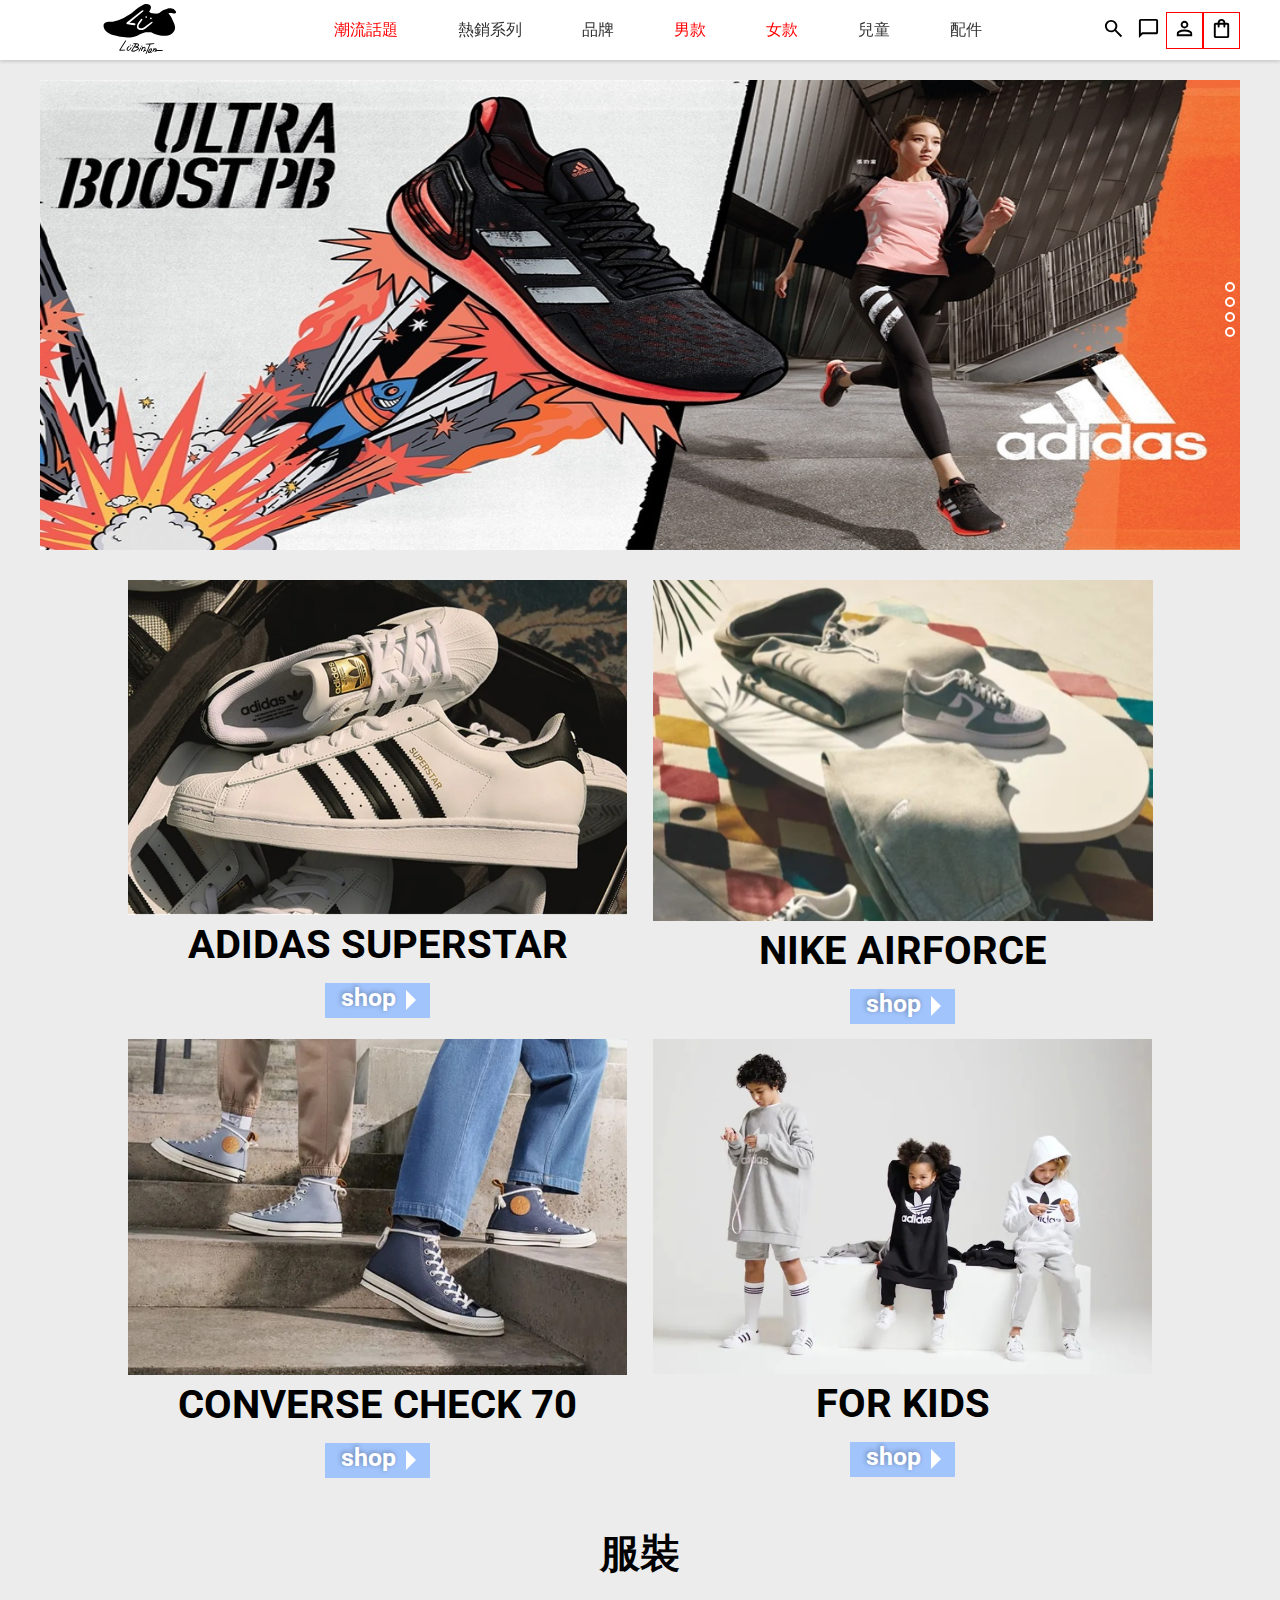
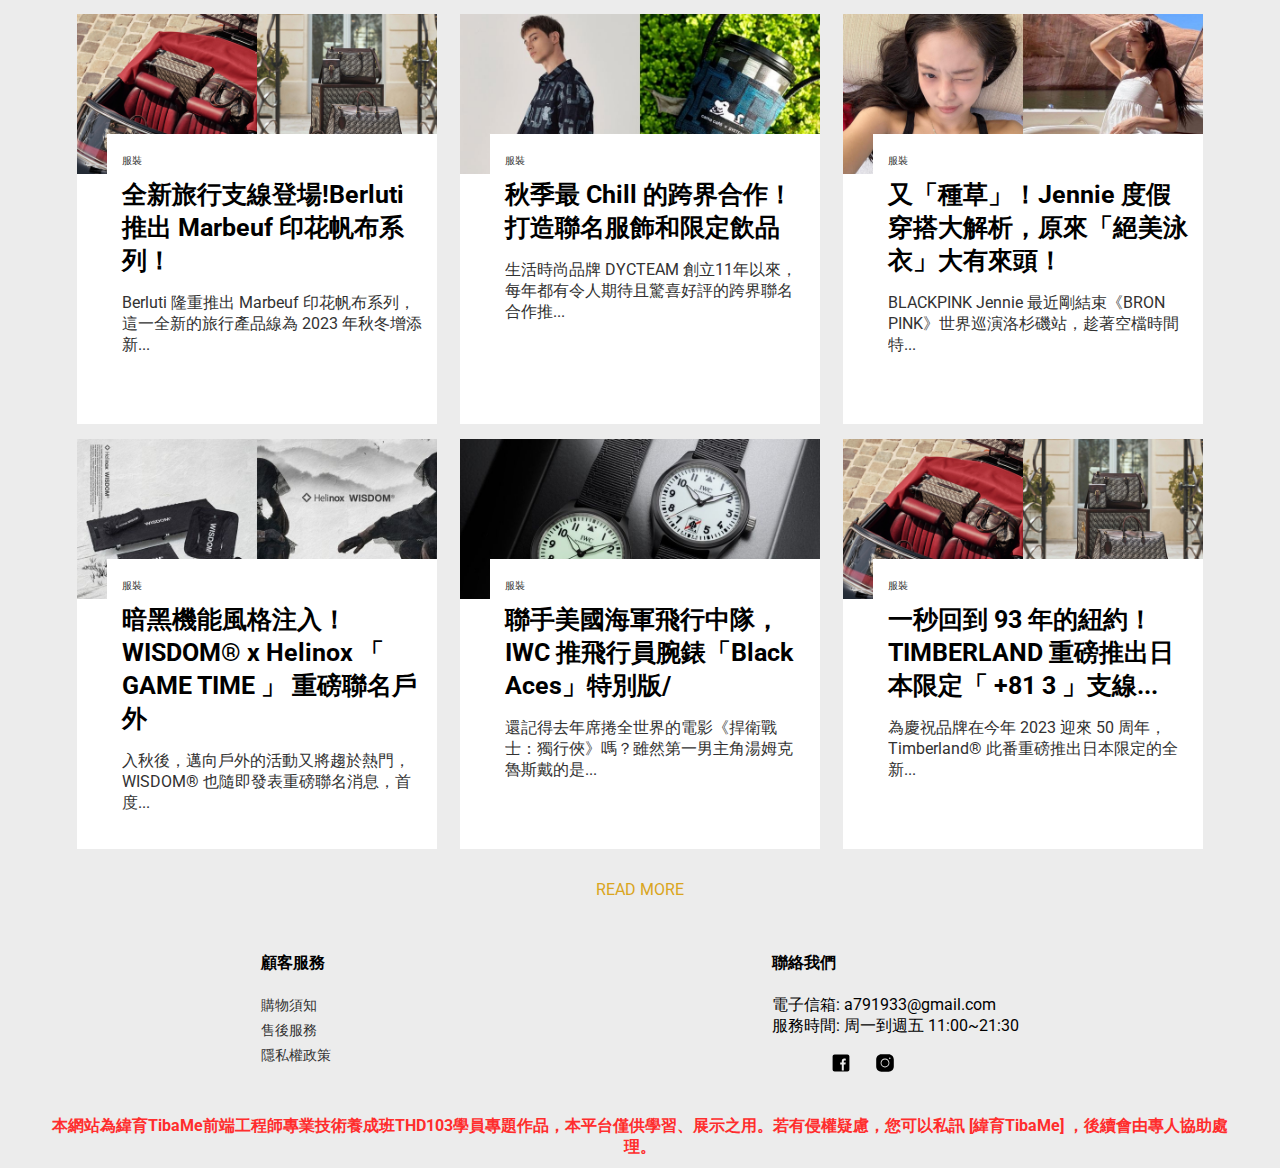
<file: index.html>
<!DOCTYPE html>
<html lang="zh-Hant">
  <head>
    <meta charset="UTF-8" />
    <meta name="viewport" content="width=device-width, initial-scale=1.0" />
    <title>LuBinTan</title>
    <!--=========== 自己的========== -->
    <link rel="stylesheet" href="./css/front_page.css" />
    <script src="https://cdnjs.cloudflare.com/ajax/libs/jquery/3.7.1/jquery.min.js"></script>

    <!-- ==========Google font======== -->
    <link rel="preconnect" href="https://fonts.googleapis.com" />
    <link rel="preconnect" href="https://fonts.gstatic.com" crossorigin />
    <link
      href="https://fonts.googleapis.com/css2?family=Libre+Caslon+Text&family=Roboto:wght@300&display=swap"
      rel="stylesheet"
    />
  </head>
  <body>
    <!-- ============ header ========= -->
    <header class="header">
      <div class="block">
        <nav class="nav">
          <span class="ham_btn"></span>
          <a href="#" class="logo"><img src="./images/icon/logo.svg" /></a>
          <!-- ============ 導覽列 選單  ========= -->
          <ul class="ul_list">
            <li>
              <a href="#" style="color: red;">潮流話題</a>
              <ul class="essay">
                <li><a href="#">穿搭講堂</a></li>
                <li><a href="./essay.html" style="color: red;">球鞋激推</a></li>
                
              </ul>
            </li>
            <li>
              <a href="#">熱銷系列</a>
              <ul class="essay">
                <li><a href="#">PUMA X RIPDIP聯名</a></li>
                <li><a href="#">ADIADS ULTRABOOST</a></li>
                <li><a href="#">NIKE DUNK</a></li>
                <li><a href="#">NEW BALANCE 327</a></li>
              </ul>
            </li>
            <li>
              <a href="#">品牌</a>
              <ul class="essay">
                <li><a href="#">NIKE</a></li>
                <li><a href="#">ADIDAS</a></li>
                <li><a href="#">PUMA</a></li>
                <li><a href="#">CONVERSE</a></li>
                <li><a href="#">SKECHERS</a></li>
                <li><a href="#">NEW BALANCE</a></li>
              </ul>
            </li>
            <li>
              <a href="./apparel.html" style="color: red;">男款</a>
              <ul class="essay">
                <li><a href="./apparel.html" style="color: red;">短袖上衣</a></li>
                <li><a href="#">長袖上衣</a></li>
                <li><a href="#">運動背心</a></li>
                <li><a href="#">短褲</a></li>
                <li><a href="#">鞋類</a></li>
              </ul>
            </li>
            <li>
              <a href="./shoes.html" style="color: red;">女款</a>
              <ul class="essay">
                <li><a href="#">短袖上衣</a></li>
                <li><a href="#">運動內衣</a></li>
                <li><a href="#">運動背心</a></li>
                <li><a href="#">短褲</a></li>
                <li><a href="./shoes.html" style="color: red;">鞋類</a></li>
              </ul>
            </li>
            <li>
              <a href="#">兒童</a>
            </li>
            <li><a href="#">配件</a></li>
          </ul>
          <!-- ============ 導覽列 icon ========= -->
          <div class="nav_icon">
            <a href="#"
              ><img src="./images/icon/search.svg" alt="search-ico"
            /></a>
            <a href="#"><img src="./images/icon/chat.svg" alt="chat" /></a>
            <a href="./login.html" style="border: 1px solid red;"><img src="./images/icon/person.svg" alt="people" /></a>
            <a href="./shopcart.html" style="border: 1px solid red;"
              ><img src="./images/icon/shopping_bag.svg" alt="bag"
            /></a>
            
          </div>
        </nav>
      </div>
    </header>

    <main class="main">
      <!-- ============ 隱藏側邊攔 ========= -->
      <section>
        <div class="flex_box">
        <div class="left">
          <ul class="ul_list">
            <li>
              <a href="#" class="dropdown" style="color: red;">潮流話題</a>
              <div class="down">
                <span><a href="#">穿搭講堂</a></span>
                <span><a href="./essay.html" style="color: red;">球鞋激推</a></span>
              </div>
            </li>
            <li>
              <a href="#" class="dropdown">熱銷系列</a>
              <div class="down">
                <span><a href="#">PUMA X RIPDIP聯名</a></span>
                <span><a href="#">ADIADS ULTRABOOST</a></span>
                <span><a href="#">NIKE DUNK</a></span>
                <span><a href="#">NEW BALANCE 327</a></span>
              </div>
            </li>
            <li>
              <a href="#" class="dropdown">品牌</a>
              <div class="down">
                <span><a href="#">NIKE</a></span>
                <span><a href="#">ADIDAS</a></span>
                <span><a href="#">PUMA</a></span>
                <span><a href="#">CONVERSE</a></span>
                <span><a href="#">SKECHERS</a></span>
                <span><a href="#">NEW BALANCE</a></span>
              </div>
            </li>
            <li>
              <a href="#" class="dropdown" style="color: red;">男款</a>
              <div class="down">
                <span><a href="./apparel.html" style="color: red;">短袖上衣</a></span>
                <span><a href="#">長袖上衣</a></span>
                <span><a href="#">運動背心</a></span>
                <span><a href="#">短褲</a></span>
                <span><a href="#">鞋類</a></span>
              </div>
            </li>
            <li>
              <a href="./shoes.html" class="dropdown" style="color: red;">女款</a>
              <div class="down">
                <span><a href="#">短袖上衣</a></span>
                <span><a href="#">運動內衣</a></span>
                <span><a href="#">運動背心</a></span>
                <span><a href="#">短褲</a></span>
                <span><a href="./shoes.html" style="color: red;">鞋類</a></span>
              </div>
            </li>
            <li><a href="#">兒童</a></li>
            <li><a href="#">配件</a></li>
          </ul>
        </div>
        <div class="right"></div>
      </div>
      </section>
      <!-- ============ banner 輪播圖 ========= -->
      <section class="sec">
        <div class="outer">
          <div class="inner">
            <a href="#"><img src="./images/front page pic/banner/adi.jpg" ></a>
            <a href="#"><img src="./images/front page pic/banner/sk.jpg"></a>
            <a href="#"><img src="./images/front page pic/banner/puma 1 2.jpg"></a>
            <a href="#"><img src="./images/front page pic/banner/nike 1.jpg"></a>
          </div>
          <ul class="contentButton">
          <!-- <li class="clicked"></li>
          <li></li>
          <li></li>
          <li></li> -->
        </ul>
        </div>
      </section>
      <!-- ============ (adi , nike pic) ========= -->
      <section>
        <ul class="pic">
          <li class="list">
            <a href="#"
              ><img src="./images/adi.jpg" alt="ADI" />
              <h2>ADIDAS SUPERSTAR</h2>
              <p>shop</p>
              <span></span></a>
          </li>

          <li class="list nike">
            <a href="#"
              ><img src="./images/nike 1.svg" alt="NIKE" />
              <h2>NIKE AIRFORCE</h2>
              <p>shop</p>
              <span></span
            ></a>
          </li>
        </ul>
      </section>
      <!-- ============ (converse , forkid pic) ========= -->
      <section>
        <ul class="pic">
          <li class="list">
            <a href="#"
              ><img src="./images/converse.jpg" alt="CON" />
              <h2>CONVERSE CHECK 70</h2>
              <p>shop</p></a
            >
          </li>

          <li class="list kid">
            <a href="#"
              ><img src="./images/kid.jpg" alt="KID" />
              <h2>FOR KIDS</h2>
              <p>shop</p></a
            >
          </li>
        </ul>
      </section>
      <!-- ===============  服飾文章 ============= -->
      <section class="sec_card">
        <div class="shirt_text">
          <h2>服裝</h2>
        </div>

        <article class="card">
          <div class="img_block">
            <span class="box"></span>
            <a href="#"
              ><img src="./images/front page pic/berluti.png" alt="berluti" />
            </a>
            <div class="content_box">
              <span>服裝</span>
              <h3>
                <a href="#"
                  >全新旅行支線登場!Berluti 推出 Marbeuf 印花帆布系列！</a
                >
              </h3>
              <p>
                Berluti 隆重推出 Marbeuf 印花帆布系列，這一全新的旅行產品線為
                2023 年秋冬增添新...
              </p>
            </div>
          </div>

          <div class="img_block">
            <span class="box"></span>
            <a href="#"
              ><img src="./images/front page pic/image.jpg" alt="chill" />
            </a>
            <div class="content_box">
              <span>服裝</span>
              <h3>
                <a href="#">秋季最 Chill 的跨界合作！ 打造聯名服飾和限定飲品</a>
              </h3>
              <p>
                生活時尚品牌 DYCTEAM
                創立11年以來，每年都有令人期待且驚喜好評的跨界聯名合作推...
              </p>
            </div>
          </div>
          <div class="img_block">
            <span class="box"></span>
            <a href="#"
              ><img src="./images/front page pic/jennie.png" alt="jennie" />
            </a>
            <div class="content_box">
              <span>服裝</span>
              <h3>
                <a href="#"
                  >又「種草」！Jennie
                  度假穿搭大解析，原來「絕美泳衣」大有來頭！</a
                >
              </h3>
              <p>
                BLACKPINK Jennie 最近剛結束《BRON
                PINK》世界巡演洛杉磯站，趁著空檔時間特...
              </p>
            </div>
          </div>
          <div class="img_block">
            <span class="box"></span>
            <a href="#"
              ><img src="./images/front page pic/wis.jpg" alt="wis" />
            </a>
            <div class="content_box">
              <span>服裝</span>
              <h3>
                <a href="#"
                  >暗黑機能風格注入！ WISDOM® x Helinox 「 GAME TIME 」
                  重磅聯名戶外</a
                >
              </h3>
              <p>
                入秋後，邁向戶外的活動又將趨於熱門，WISDOM®
                也隨即發表重磅聯名消息，首度...
              </p>
            </div>
          </div>
          <div class="img_block">
            <span class="box"></span>
            <a href="#"
              ><img src="./images/front page pic/iwc.jpg" alt="berluti" />
            </a>
            <div class="content_box">
              <span>服裝</span>
              <h3>
                <a href="#"
                  >聯手美國海軍飛行中隊，IWC 推飛行員腕錶「Black
                  Aces」特別版/</a
                >
              </h3>
              <p>
                還記得去年席捲全世界的電影《捍衛戰士：獨行俠》嗎？雖然第一男主角湯姆克魯斯戴的是...
              </p>
            </div>
          </div>
          <div class="img_block">
            <span class="box"></span>
            <a href="#"
              ><img src="./images/front page pic/berluti.png" alt="berluti" />
            </a>
            <div class="content_box">
              <span>服裝</span>
              <h3>
                <a href="#"
                  >一秒回到 93 年的紐約！ TIMBERLAND 重磅推出日本限定「 +81 3
                  」支線...</a
                >
              </h3>
              <p>
                為慶祝品牌在今年 2023 迎來 50 周年， Timberland®
                此番重磅推出日本限定的全新...
              </p>
            </div>
          </div>

          <div class="read">
            <a href="#">READ MORE</a>
          </div>
        </article>
      </section>
    </main>
    <!-- =============== footer ============= -->
    <footer>
      <div class="footer_flex">
        <div class="customer">
          <h4>顧客服務</h4>
          <ul>
            <li><a href="#">購物須知</a></li>
            <li><a href="#">售後服務</a></li>
            <li><a href="#">隱私權政策</a></li>
          </ul>
        </div>
        <!-- =============== footer icon============= -->
        <div class="connection">
          <h4>聯絡我們</h4>
          <ul>
            <li>電子信箱: a791933@gmail.com</li>
            <li>服務時間: 周一到週五 11:00~21:30</li>
          </ul>
          <div class="community">
            <p>
              <a href="#"
                ><img src="./images/icon/facebook.svg" alt="facebook"
              /></a>
              <a href="#"
                ><img src="./images/icon/instagram.svg" alt="facebook"
              /></a>
            </p>
          </div>
        </div>
      </div>
      <p class="reference">
        本網站為緯育TibaMe前端工程師專業技術養成班THD103學員專題作品，本平台僅供學習、展示之用。若有侵權疑慮，您可以私訊 [緯育TibaMe] ，後續會由專人協助處理。
      </p>
    </footer>

    <script src="./JavaScript/index.js"></script>
  </body>
</html>
</file>
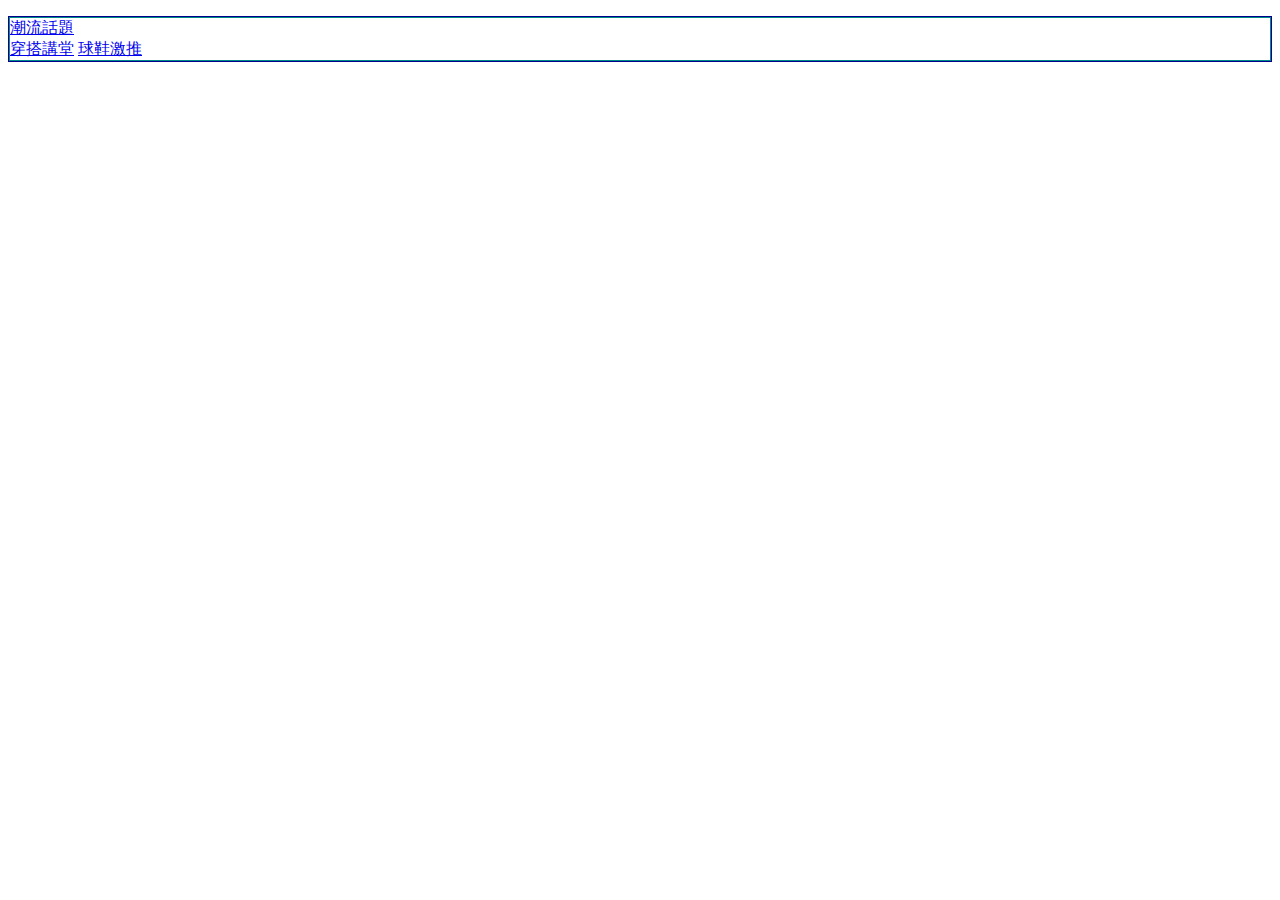
<file: _test.html>
<!DOCTYPE html>
<html lang="en">
<head>
  <meta charset="UTF-8">
  <meta name="viewport" content="width=device-width, initial-scale=1.0">
  <title>Document</title>
  <style>
    .ul_list{
      border: 1px solid darkblue;
      padding: 0;
    }

    .ul_list li {
      border: 1px solid darkcyan;
      list-style: none;
    }
  </style>
</head>
<body>
  <ul class="ul_list">
    <li>
      <a href="#" class="dropdown">潮流話題</a>
      <div class="down">
        <span><a href="#">穿搭講堂</a></span>
        <span><a href="./essay.html">球鞋激推</a></span>
      </div>
    </li>
    
  </ul>

</body>
</html>
</file>
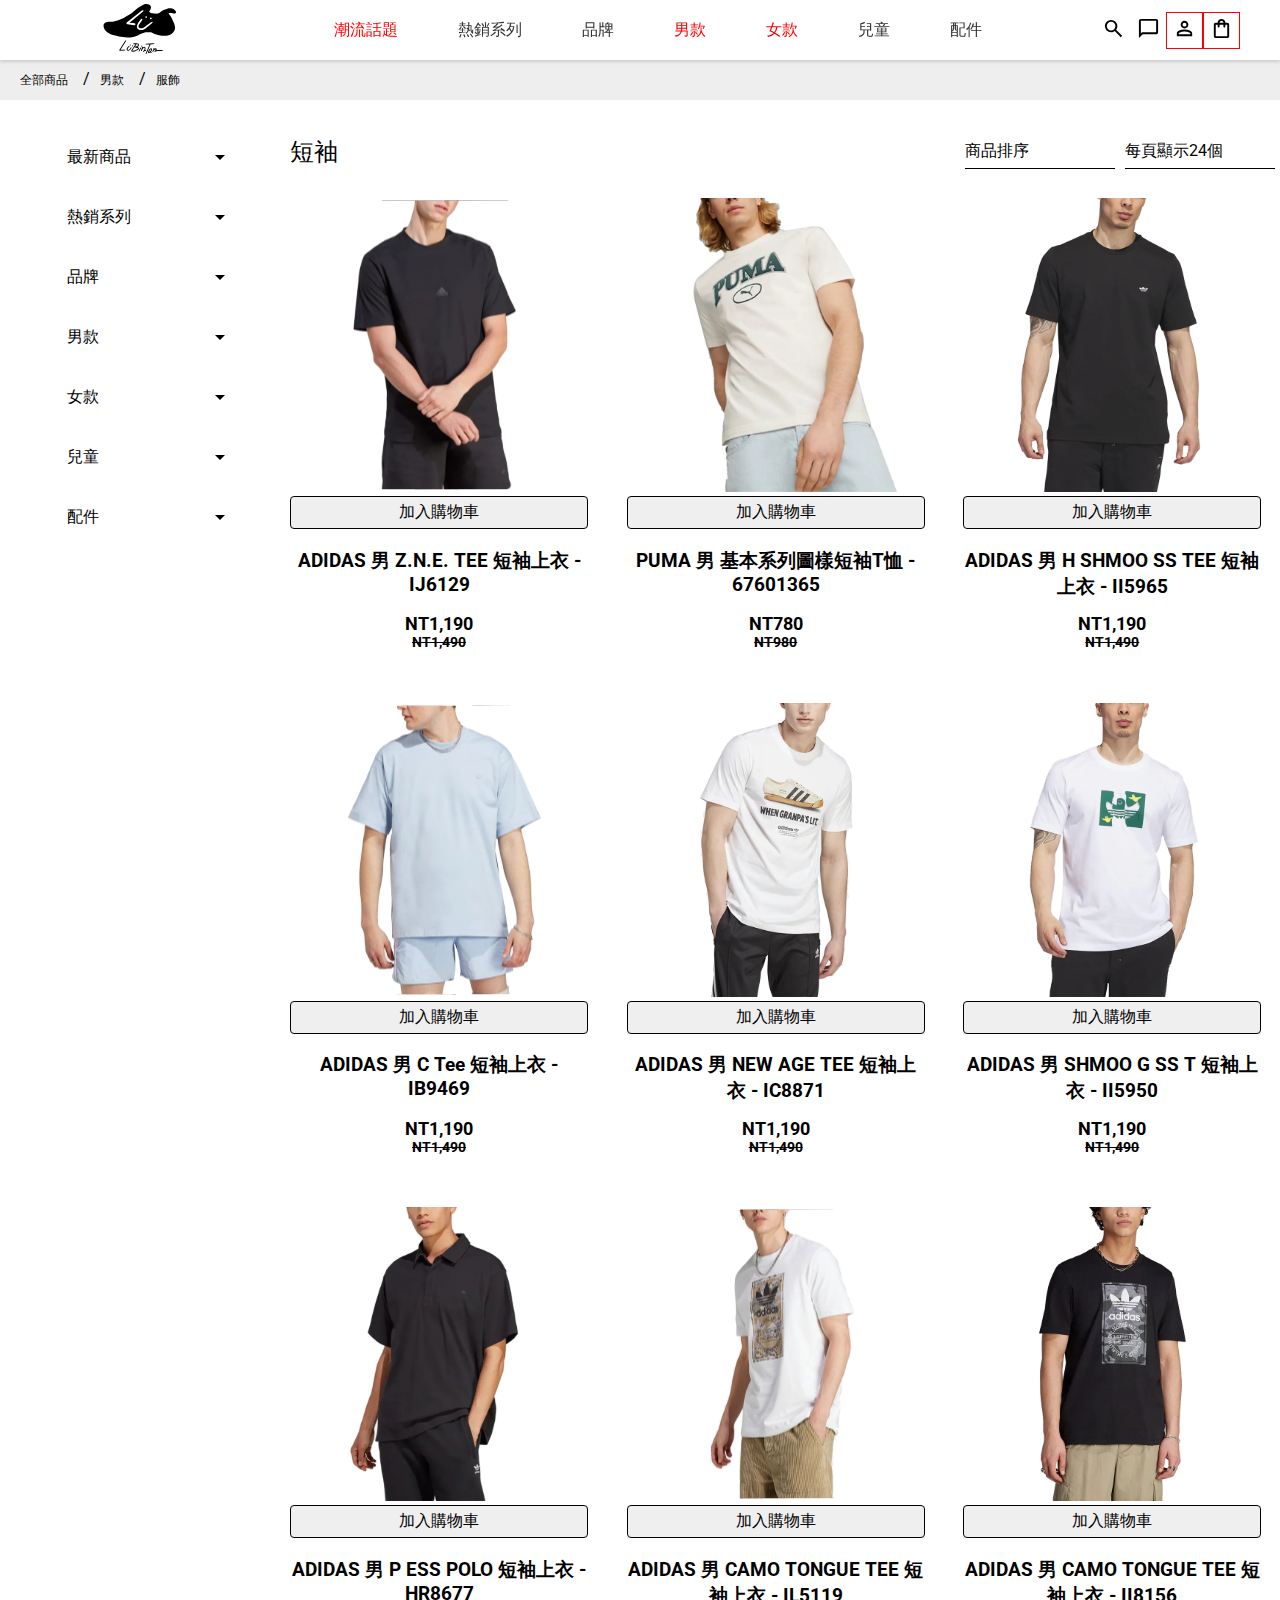
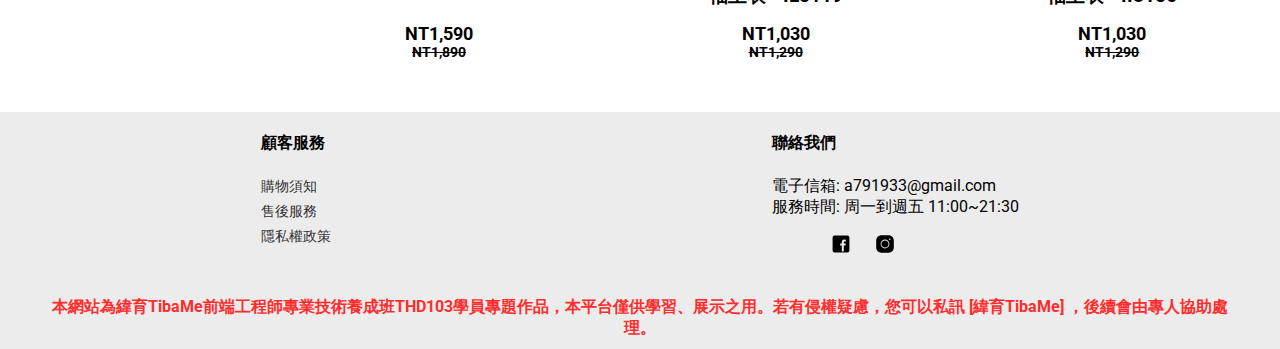
<file: apparel.html>
<!DOCTYPE html>
<html lang="zh-Hant">

<head>
  <meta charset="UTF-8" />
  <meta name="viewport" content="width=device-width, initial-scale=1.0" />
  <title>男款服飾</title>
  <!--=========== 自己的css========== -->
  <link rel="stylesheet" href="./css/apparel.css" />
  <script src="https://cdnjs.cloudflare.com/ajax/libs/jquery/3.7.1/jquery.min.js"></script>

  <!-- ==========Google font======== -->
  <link rel="preconnect" href="https://fonts.googleapis.com" />
  <link rel="preconnect" href="https://fonts.gstatic.com" crossorigin />
  <link href="https://fonts.googleapis.com/css2?family=Libre+Caslon+Text&family=Roboto:wght@300&display=swap"
    rel="stylesheet" />
</head>

<body>
  <!-- ============ header ========= -->
  <header class="header">
    <div class="block">
      <nav class="nav">
        <span class="ham_btn"></span>
        <a href="./index.html" class="logo"><img src="./images/icon/logo.svg" /></a>
        <!-- ============ 導覽列 選單  ========= -->
        <ul class="ul_list">
          <li>
            <a href="#"style="color: red;">潮流話題</a>
            <ul class="essay">
              <li><a href="#">穿搭講堂</a></li>
              <li><a href="./essay.html"style="color: red;">球鞋激推</a></li>
              
            </ul>
          </li>
          <li>
            <a href="#">熱銷系列</a>
            <ul class="essay">
              <li><a href="#">PUMA X RIPDIP聯名</a></li>
              <li><a href="#">ADIADS ULTRABOOST</a></li>
              <li><a href="#">NIKE DUNK</a></li>
              <li><a href="#">NEW BALANCE 327</a></li>
            </ul>
          </li>
          <li>
            <a href="#">品牌</a>
            <ul class="essay">
              <li><a href="#">NIKE</a></li>
              <li><a href="#">ADIDAS</a></li>
              <li><a href="#">PUMA</a></li>
              <li><a href="#">CONVERSE</a></li>
              <li><a href="#">SKECHERS</a></li>
              <li><a href="#">NEW BALANCE</a></li>
            </ul>
          </li>
          <li>
            <a href="./apparel.html"style="color: red;">男款</a>
            <ul class="essay">
              <li><a href="./apparel.html"style="color: red;">短袖上衣</a></li>
              <li><a href="#">長袖上衣</a></li>
              <li><a href="#">運動背心</a></li>
              <li><a href="#">短褲</a></li>
              <li><a href="#">鞋類</a></li>
            </ul>
          </li>
          <li>
            <a href="./shoes.html"style="color: red;">女款</a>
            <ul class="essay">
              <li><a href="#">短袖上衣</a></li>
              <li><a href="#">運動內衣</a></li>
              <li><a href="#">運動背心</a></li>
              <li><a href="#">短褲</a></li>
              <li><a href="./shoes.html"style="color: red;">鞋類</a></li>
            </ul>
          </li>
          <li>
            <a href="#">兒童</a>
          </li>
          <li><a href="#">配件</a></li>
        </ul>
        <!-- ============ 導覽列 icon ========= -->
        <div class="nav_icon">
          <a href="#"
            ><img src="./images/icon/search.svg" alt="search-ico"
          /></a>
          <a href="#"><img src="./images/icon/chat.svg" alt="chat" /></a>
          <a href="./login.html" style="border: 1px solid red;"><img src="./images/icon/person.svg" alt="people" /></a>
          <a href="./shopcart.html" style="border: 1px solid red;"
            ><img src="./images/icon/shopping_bag.svg" alt="bag"
          /></a>
          
        </div>
      </nav>
    </div>
  </header>
  
  <main class="main">
    <!-- ============ 隱藏側邊攔 ========= -->
    <section>
      <div class="flex_box">
      <div class="leftone">
        <ul class="ul_list">
          <li>
            <a href="#" class="dropdown" style="color: red;">潮流話題</a>
            <div class="down">
              <span><a href="#">穿搭講堂</a></span>
              <span><a href="./essay.html" style="color: red;">球鞋激推</a></span>
            </div>
          </li>
          <li>
            <a href="#" class="dropdown">熱銷系列</a>
            <div class="down">
              <span><a href="#">PUMA X RIPDIP聯名</a></span>
              <span><a href="#">ADIADS ULTRABOOST</a></span>
              <span><a href="#">NIKE DUNK</a></span>
              <span><a href="#">NEW BALANCE 327</a></span>
            </div>
          </li>
          <li>
            <a href="#" class="dropdown">品牌</a>
            <div class="down">
              <span><a href="#">NIKE</a></span>
              <span><a href="#">ADIDAS</a></span>
              <span><a href="#">PUMA</a></span>
              <span><a href="#">CONVERSE</a></span>
              <span><a href="#">SKECHERS</a></span>
              <span><a href="#">NEW BALANCE</a></span>
            </div>
          </li>
          <li>
            <a href="#" class="dropdown" style="color: red;">男款</a>
            <div class="down">
              <span><a href="./apparel.html" style="color: red;">短袖上衣</a></span>
              <span><a href="#">長袖上衣</a></span>
              <span><a href="#">運動背心</a></span>
              <span><a href="#">短褲</a></span>
              <span><a href="#">鞋類</a></span>
            </div>
          </li>
          <li>
            <a href="./shoes.html" class="dropdown" style="color: red;">女款</a>
            <div class="down">
              <span><a href="#">短袖上衣</a></span>
              <span><a href="#">運動內衣</a></span>
              <span><a href="#">運動背心</a></span>
              <span><a href="#">短褲</a></span>
              <span><a href="./shoes.html" style="color: red;">鞋類</a></span>
            </div>
          </li>
          <li><a href="#">兒童</a></li>
          <li><a href="#">配件</a></li>
        </ul>
      </div>
      <div class="rightone"></div>
    </div>
    </section>
    <!-- ========== 麵包屑 =============== -->
    <div class="sort">
      <ul class="sort_display">
        <li><a href="#">全部商品</a></li>
        <li><a href="#">男款</a></li>
        <li><a href="#">服飾</a></li>
      </ul>
    </div>
    <!-- ========== 側邊攔 =============== -->
    <div class="apparel_flex">
      <div class="left">
        <ul class="ul_list">
          <li><a href="#">最新商品</a></li>
          <li><a href="#">熱銷系列</a></li>
          <li><a href="#">品牌</a></li>
          <li><a href="#">男款</a></li>
          <li><a href="#">女款</a></li>
          <li><a href="#">兒童</a></li>
          <li><a href="#">配件</a></li>
        </ul>
      </div>
      <!-- ========== 商品區 =============== -->
      <div class="right">
        <div class="product_list">
          <span>短袖</span>
          <div class="rightlist">
            <span>商品排序</span>
            <span>每頁顯示24個</span>
          </div>
        </div>
        <div class="img_flex">
          <div class="card" >
            <a href="#">
              <img class="change" src="./images/apparel pic/Rectangle 16.svg" alt="shirt1" >
              <span class="img_hover"></span>
              <div class="cart_button">
              <button type="submit" class="add_cart">加入購物車</button>
            </div>
            </a>
            <div class="price">
              <h3>ADIDAS 男 Z.N.E. TEE 短袖上衣 - IJ6129</h3>
              <p>NT1,190</p>
              <p>NT1,490</p>
            </div>
          </div>

          <div class="card">
            <a href="#">
              <img class="changetwo" src="./images/apparel pic/Rectangle 17.svg" alt="shirt2">
              <span class="img_hovertwo"></span>
              <div class="cart_button">
                <button type="submit" class="add_cart">加入購物車</button>
              </div>
            </a>
            <div class="price">
              <h3>PUMA 男 基本系列圖樣短袖T恤 - 67601365</h3>
              <p>NT780</p>
              <p>NT980</p>
            </div>
          </div>

          <div class="card">
            <a href="#">
              <img class="changethree" src="./images/apparel pic/Rectangle 18.svg" alt="shirt3">
              <span class="img_hoverthree"></span>
              <div class="cart_button">
                <button type="submit" class="add_cart">加入購物車</button>
              </div>
            </a>
            <div class="price">
              <h3>ADIDAS 男 H SHMOO SS TEE 短袖上衣 - II5965</h3>
              <p>NT1,190</p>
              <p>NT1,490</p>
            </div>
          </div>

          <div class="card">
            <a href="#">
              <img class="changefour" src="./images/apparel pic/Rectangle 19.svg" alt="shirt4">
              <span class="img_hoverfour"></span>
              <div class="cart_button">
                <button type="submit" class="add_cart">加入購物車</button>
              </div>
            </a>
            <div class="price">
              <h3>ADIDAS 男 C Tee 短袖上衣 - IB9469</h3>
              <p>NT1,190</p>
              <p>NT1,490</p>
            </div>
          </div>

          <div class="card">
            <a href="#"><img class="changefive" src="./images/apparel pic/Rectangle 20.svg" alt="shirt5">
              <span class="img_hoverfive"></span>
              <div class="cart_button">
                <button type="submit" class="add_cart">加入購物車</button>
              </div>
            </a>
            <div class="price">
              <h3>ADIDAS 男 NEW AGE TEE 短袖上衣 - IC8871</h3>
              <p>NT1,190</p>
              <p>NT1,490</p>
            </div>
          </div>

          <div class="card">
            <a href="#"><img class="changesix" src="./images/apparel pic/Rectangle 21.svg" alt="shirt6">
              <span class="img_hoversix"></span>
              <div class="cart_button">
                <button type="submit" class="add_cart">加入購物車</button>
              </div>
            </a>
            <div class="price">
              <h3>ADIDAS 男 SHMOO G SS T 短袖上衣 - II5950</h3>
              <p>NT1,190</p>
              <p>NT1,490</p>
            </div>
          </div>

          <div class="card">
            <a href="#"><img class="changeseven" src="./images/apparel pic/Rectangle 22.svg" alt="shirt7">
              <span class="img_hoverseven"></span>
              <div class="cart_button">
                <button type="submit" class="add_cart">加入購物車</button>
              </div>
            </a>
            <div class="price">
              <h3>ADIDAS 男 P ESS POLO 短袖上衣 - HR8677</h3>
              <p>NT1,590</p>
              <p>NT1,890</p>
            </div>
          </div>

          <div class="card">
            <a href="#"><img class="changeeight" src="./images/apparel pic/Rectangle 23.svg" alt="shirt8">
              <span class="img_hovereight"></span>
              <div class="cart_button">
                <button type="submit" class="add_cart">加入購物車</button>
              </div>
            </a>
            <div class="price">
              <h3>ADIDAS 男 CAMO TONGUE TEE 短袖上衣 - IL5119</h3>
              <p>NT1,030</p>
              <p>NT1,290</p>
            </div>
          </div>

          <div class="card">
            <a href="#"><img class="changenine" src="./images/apparel pic/Rectangle 24.svg" alt="shirt9">
              <span class="img_hovernine"></span>
              <div class="cart_button">
                <button type="submit" class="add_cart">加入購物車</button>
              </div>
            </a>
            <div class="price">
              <h3>ADIDAS 男 CAMO TONGUE TEE 短袖上衣 - II8156</h3>
              <p>NT1,030</p>
              <p>NT1,290</p>
            </div>
          </div>
        </div>
        
      </div>
    </div>
  </main>
  <!-- =============== footer ============= -->
  <footer>
    <div class="footer_flex">
      <div class="customer">
        <h4>顧客服務</h4>
        <ul>
          <li><a href="#">購物須知</a></li>
          <li><a href="#">售後服務</a></li>
          <li><a href="#">隱私權政策</a></li>
        </ul>
      </div>
      <!-- =============== footer icon============= -->
      <div class="connection">
        <h4>聯絡我們</h4>
        <ul>
          <li>電子信箱: a791933@gmail.com</li>
          <li>服務時間: 周一到週五 11:00~21:30</li>
        </ul>
        <div class="community">
          <p>
            <a href="#"><img src="./images/icon/facebook.svg" alt="facebook" /></a>
            <a href="#"><img src="./images/icon/instagram.svg" alt="facebook" /></a>
          </p>
        </div>
      </div>
    </div>
    <p class="reference">
      本網站為緯育TibaMe前端工程師專業技術養成班THD103學員專題作品，本平台僅供學習、展示之用。若有侵權疑慮，您可以私訊 [緯育TibaMe] ，後續會由專人協助處理。
    </p>
  </footer>

  <script src="./JavaScript/apparel.js"></script>
</body>

</html>
</file>
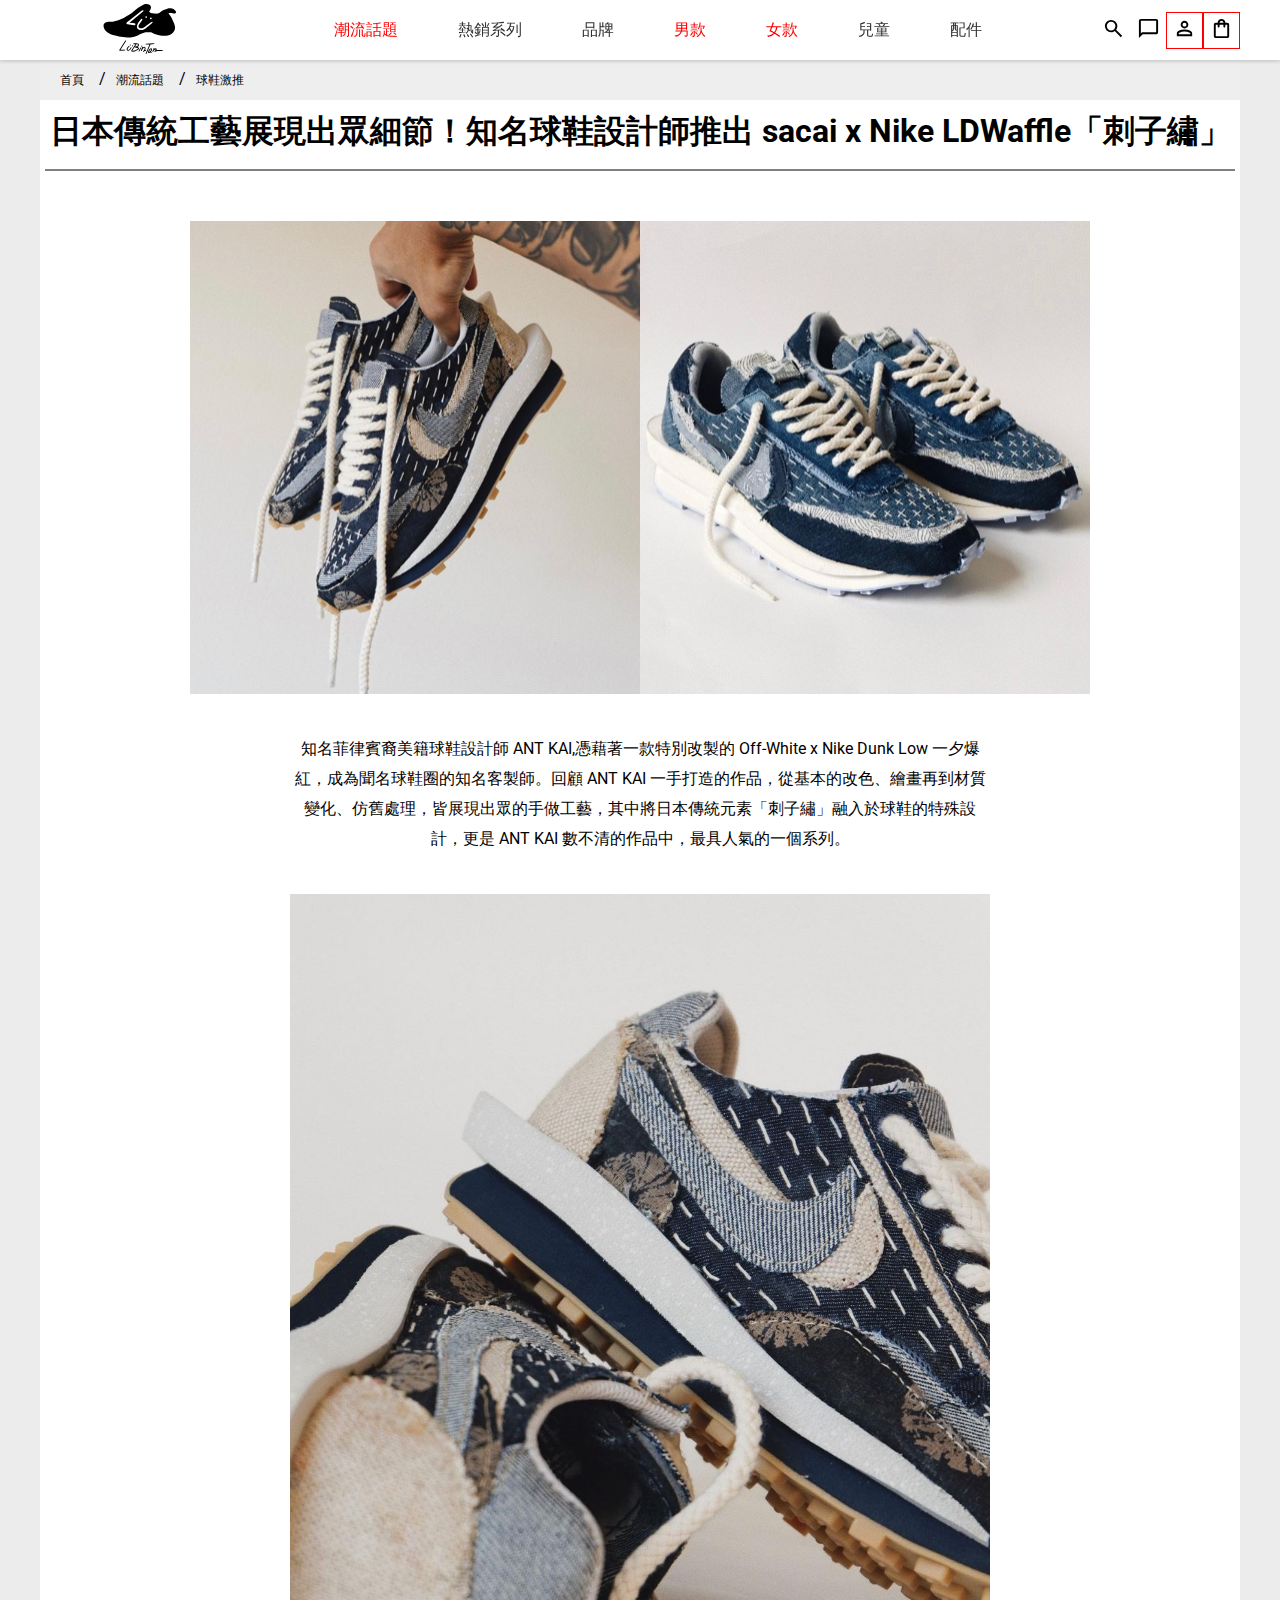
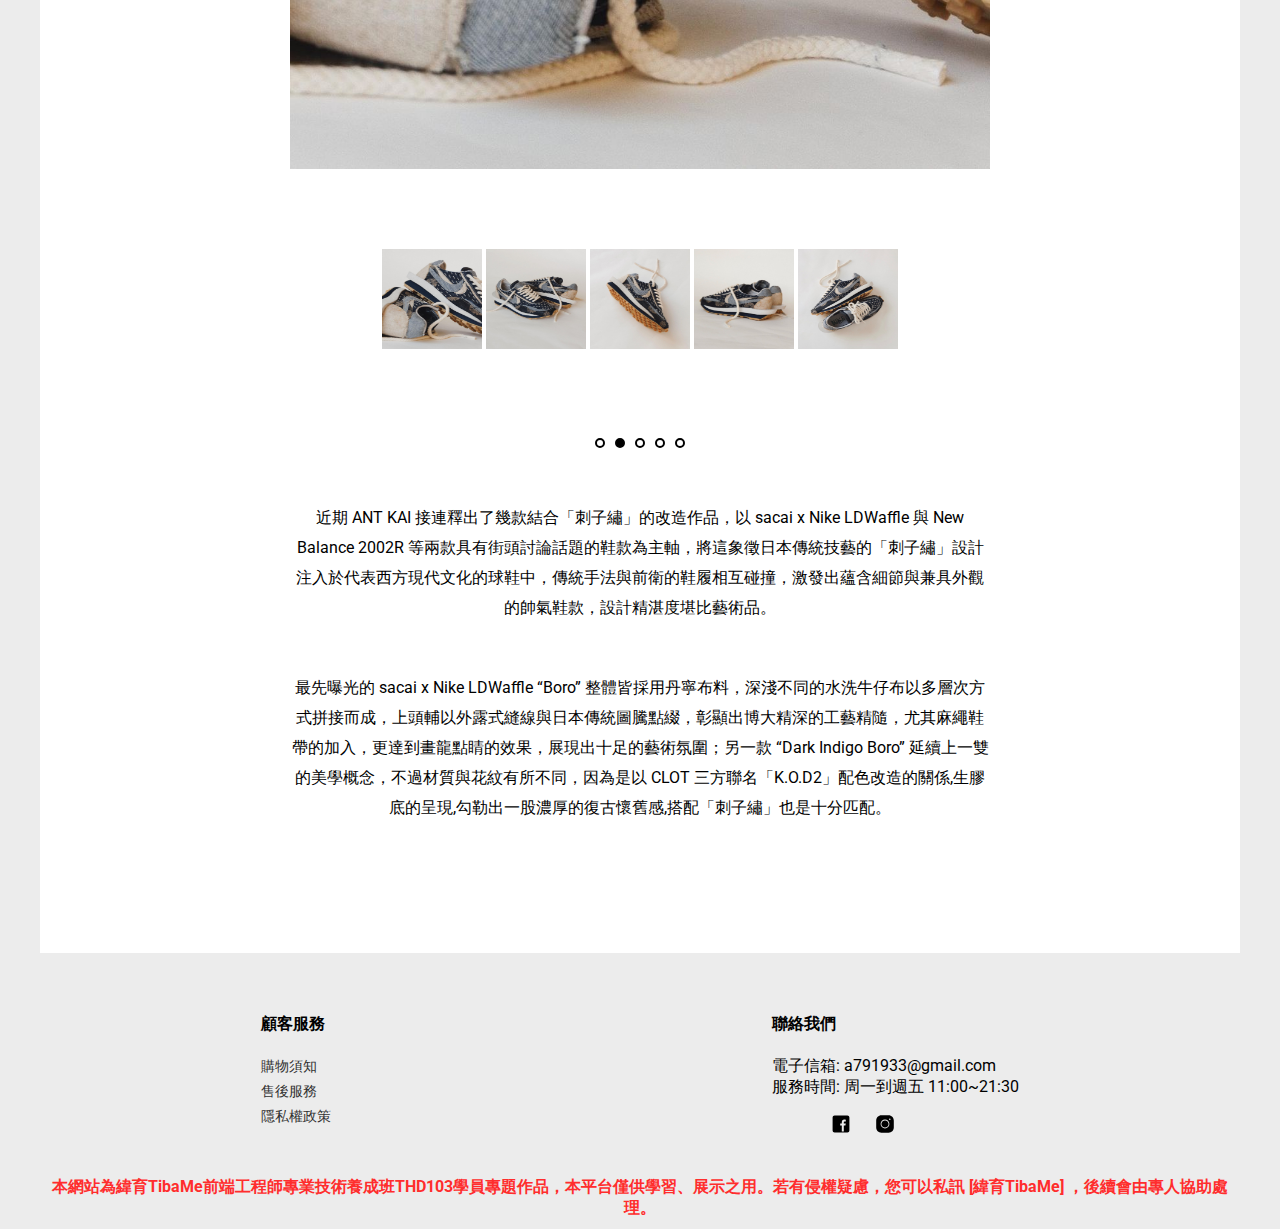
<file: Article_overview.html>
<!DOCTYPE html>
<html lang="zh-Hant">

<head>
  <meta charset="UTF-8" />
  <meta name="viewport" content="width=device-width, initial-scale=1.0" />
  <title>文章</title>
  <!--=========== 自己的css========== -->
  <link rel="stylesheet" href="./css/Article_overview.css" />
  <script src="https://cdnjs.cloudflare.com/ajax/libs/jquery/3.7.1/jquery.min.js"></script>

  <!-- ==========Google font======== -->
  <link rel="preconnect" href="https://fonts.googleapis.com" />
  <link rel="preconnect" href="https://fonts.gstatic.com" crossorigin />
  <link href="https://fonts.googleapis.com/css2?family=Libre+Caslon+Text&family=Roboto:wght@300&display=swap"
    rel="stylesheet" />
</head>

<body>
  <!-- ============ header ========= -->
  <header class="header">
    <div class="block">
      <nav class="nav">
        <span class="ham_btn"></span>
        <a href="./index.html" class="logo"><img src="./images/icon/logo.svg" /></a>
        <!-- ============ 導覽列 選單  ========= -->
        <ul class="ul_list">
          <li>
            <a href="#"style="color: red;">潮流話題</a>
            <ul class="essay">
              <li><a href="#">穿搭講堂</a></li>
              <li><a href="./essay.html"style="color: red;">球鞋激推</a></li>
              
            </ul>
          </li>
          <li>
            <a href="#">熱銷系列</a>
            <ul class="essay">
              <li><a href="#">PUMA X RIPDIP聯名</a></li>
              <li><a href="#">ADIADS ULTRABOOST</a></li>
              <li><a href="#">NIKE DUNK</a></li>
              <li><a href="#">NEW BALANCE 327</a></li>
            </ul>
          </li>
          <li>
            <a href="#">品牌</a>
            <ul class="essay">
              <li><a href="#">NIKE</a></li>
              <li><a href="#">ADIDAS</a></li>
              <li><a href="#">PUMA</a></li>
              <li><a href="#">CONVERSE</a></li>
              <li><a href="#">SKECHERS</a></li>
              <li><a href="#">NEW BALANCE</a></li>
            </ul>
          </li>
          <li>
            <a href="./apparel.html"style="color: red;">男款</a>
            <ul class="essay">
              <li><a href="./apparel.html"style="color: red;">短袖上衣</a></li>
              <li><a href="#">長袖上衣</a></li>
              <li><a href="#">運動背心</a></li>
              <li><a href="#">短褲</a></li>
              <li><a href="#">鞋類</a></li>
            </ul>
          </li>
          <li>
            <a href="./shoes.html"style="color: red;">女款</a>
            <ul class="essay">
              <li><a href="#">短袖上衣</a></li>
              <li><a href="#">運動內衣</a></li>
              <li><a href="#">運動背心</a></li>
              <li><a href="#">短褲</a></li>
              <li><a href="./shoes.html"style="color: red;">鞋類</a></li>
            </ul>
          </li>
          <li>
            <a href="#">兒童</a>
          </li>
          <li><a href="#">配件</a></li>
        </ul>
        <!-- ============ 導覽列 icon ========= -->
        <div class="nav_icon">
          <a href="#"
            ><img src="./images/icon/search.svg" alt="search-ico"
          /></a>
          <a href="#"><img src="./images/icon/chat.svg" alt="chat" /></a>
          <a href="./login.html" style="border: 1px solid red;"><img src="./images/icon/person.svg" alt="people" /></a>
          <a href="./shopcart.html" style="border: 1px solid red;"
            ><img src="./images/icon/shopping_bag.svg" alt="bag"
          /></a>
          
        </div>
      </nav>
    </div>
  </header>

  <main class="main">
    <div class="sort">
      <ul class="sort_display">
        <li><a href="#">首頁</a></li>
        <li><a href="#">潮流話題</a></li>
        <li><a href="#">球鞋激推</a></li>

      </ul>
    </div>
    <!-- ============ 隱藏側邊攔 ========= -->
    <section>
      <div class="flex_box">
      <div class="left">
        <ul class="ul_list">
          <li>
            <a href="#" class="dropdown" style="color: red;">潮流話題</a>
            <div class="down">
              <span><a href="#">穿搭講堂</a></span>
              <span><a href="./essay.html"style="color: red;">球鞋激推</a></span>
            </div>
          </li>
          <li>
            <a href="#" class="dropdown">熱銷系列</a>
            <div class="down">
              <span><a href="#">PUMA X RIPDIP聯名</a></span>
              <span><a href="#">ADIADS ULTRABOOST</a></span>
              <span><a href="#">NIKE DUNK</a></span>
              <span><a href="#">NEW BALANCE 327</a></span>
            </div>
          </li>
          <li>
            <a href="#" class="dropdown">品牌</a>
            <div class="down">
              <span><a href="#">NIKE</a></span>
              <span><a href="#">ADIDAS</a></span>
              <span><a href="#">PUMA</a></span>
              <span><a href="#">CONVERSE</a></span>
              <span><a href="#">SKECHERS</a></span>
              <span><a href="#">NEW BALANCE</a></span>
            </div>
          </li>
          <li>
            <a href="#" class="dropdown" style="color: red;">男款</a>
            <div class="down">
              <span><a href="./apparel.html" style="color: red;">短袖上衣</a></span>
              <span><a href="#">長袖上衣</a></span>
              <span><a href="#">運動背心</a></span>
              <span><a href="#">短褲</a></span>
              <span><a href="#">鞋類</a></span>
            </div>
          </li>
          <li>
            <a href="./shoes.html" class="dropdown" style="color: red;">女款</a>
            <div class="down">
              <span><a href="#">短袖上衣</a></span>
              <span><a href="#">運動內衣</a></span>
              <span><a href="#">運動背心</a></span>
              <span><a href="#">短褲</a></span>
              <span><a href="./shoes.html" style="color: red;">鞋類</a></span>
            </div>
          </li>
          <li><a href="#">兒童</a></li>
          <li><a href="#">配件</a></li>
        </ul>
      </div>
      <div class="right"></div>
    </div>
    </section>
   
    <!-- ============ 文章一 ========= -->
    <div class="theme">
      <h1>日本傳統工藝展現出眾細節！知名球鞋設計師推出 sacai x Nike LDWaffle「刺子繡」</h1>
    </div>

    <div class="bigpic">
      <img src="./images/Article_overview pic/1.svg" alt="pic1">
      <div class="content_box">
        <p>知名菲律賓裔美籍球鞋設計師 ANT KAI,憑藉著一款特別改製的 Off-White x Nike Dunk Low 一夕爆紅，成為聞名球鞋圈的知名客製師。回顧 ANT KAI
          一手打造的作品，從基本的改色、繪畫再到材質變化、仿舊處理，皆展現出眾的手做工藝，其中將日本傳統元素「刺子繡」融入於球鞋的特殊設計，更是 ANT KAI 數不清的作品中，最具人氣的一個系列。</p>
      </div>
    </div>
    <!-- ============ 照片 按鈕 ========= -->
    <div class="bigpictwo">
      <div class="img_block">
        <img class="bigImg" src="./images/Article_overview pic/2.jpg" alt="pic2">
      </div>
      <div class="most_img">
        <img class="simg" src="./images/Article_overview pic/2.jpg" alt="pic3">
        <img class="simg" src="./images/Article_overview pic/3.jpg" alt="pic4">
        <img class="simg" src="./images/Article_overview pic/4.jpg" alt="pic5">
        <img class="simg" src="./images/Article_overview pic/5.jpg" alt="pic6">
        <img class="simg" src="./images/Article_overview pic/6.jpg" alt="pic7">

        <div class="btns">
          <div class="btn"></div>
          <div class="btn"></div>
          <div class="btn"></div>
          <div class="btn"></div>
          <div class="btn"></div>
        </div>

      </div>
      <!-- ============ 文章二 ========= -->
      <div class="content_boxtwo">
        <p>近期 ANT KAI 接連釋出了幾款結合「刺子繡」的改造作品，以 sacai x Nike LDWaffle 與 New Balance 2002R
          等兩款具有街頭討論話題的鞋款為主軸，將這象徵日本傳統技藝的「刺子繡」設計注入於代表西方現代文化的球鞋中，傳統手法與前衛的鞋履相互碰撞，激發出蘊含細節與兼具外觀的帥氣鞋款，設計精湛度堪比藝術品。</p>

        <p>最先曝光的 sacai x Nike LDWaffle “Boro”
          整體皆採用丹寧布料，深淺不同的水洗牛仔布以多層次方式拼接而成，上頭輔以外露式縫線與日本傳統圖騰點綴，彰顯出博大精深的工藝精隨，尤其麻繩鞋帶的加入，更達到畫龍點睛的效果，展現出十足的藝術氛圍；另一款 “Dark
          Indigo Boro” 延續上一雙的美學概念，不過材質與花紋有所不同，因為是以 CLOT 三方聯名「K.O.D2」配色改造的關係,生膠底的呈現,勾勒出一股濃厚的復古懷舊感,搭配「刺子繡」也是十分匹配。</p>
      </div>
    </div>
  </main>

  <!-- =============== footer ============= -->
  <footer>
    <div class="footer_flex">
      <div class="customer">
        <h4>顧客服務</h4>
        <ul>
          <li><a href="#">購物須知</a></li>
          <li><a href="#">售後服務</a></li>
          <li><a href="#">隱私權政策</a></li>
        </ul>
      </div>
      <!-- =============== footer icon============= -->
      <div class="connection">
        <h4>聯絡我們</h4>
        <ul>
          <li>電子信箱: a791933@gmail.com</li>
          <li>服務時間: 周一到週五 11:00~21:30</li>
        </ul>
        <div class="community">
          <p>
            <a href="#"><img src="./images/icon/facebook.svg" alt="facebook" /></a>
            <a href="#"><img src="./images/icon/instagram.svg" alt="facebook" /></a>
          </p>
        </div>
      </div>
    </div>
    <p class="reference">
      本網站為緯育TibaMe前端工程師專業技術養成班THD103學員專題作品，本平台僅供學習、展示之用。若有侵權疑慮，您可以私訊 [緯育TibaMe] ，後續會由專人協助處理。
    </p>
  </footer>
  <script src="./JavaScript/Article_overview.js"></script>
</body>

</html>
</file>
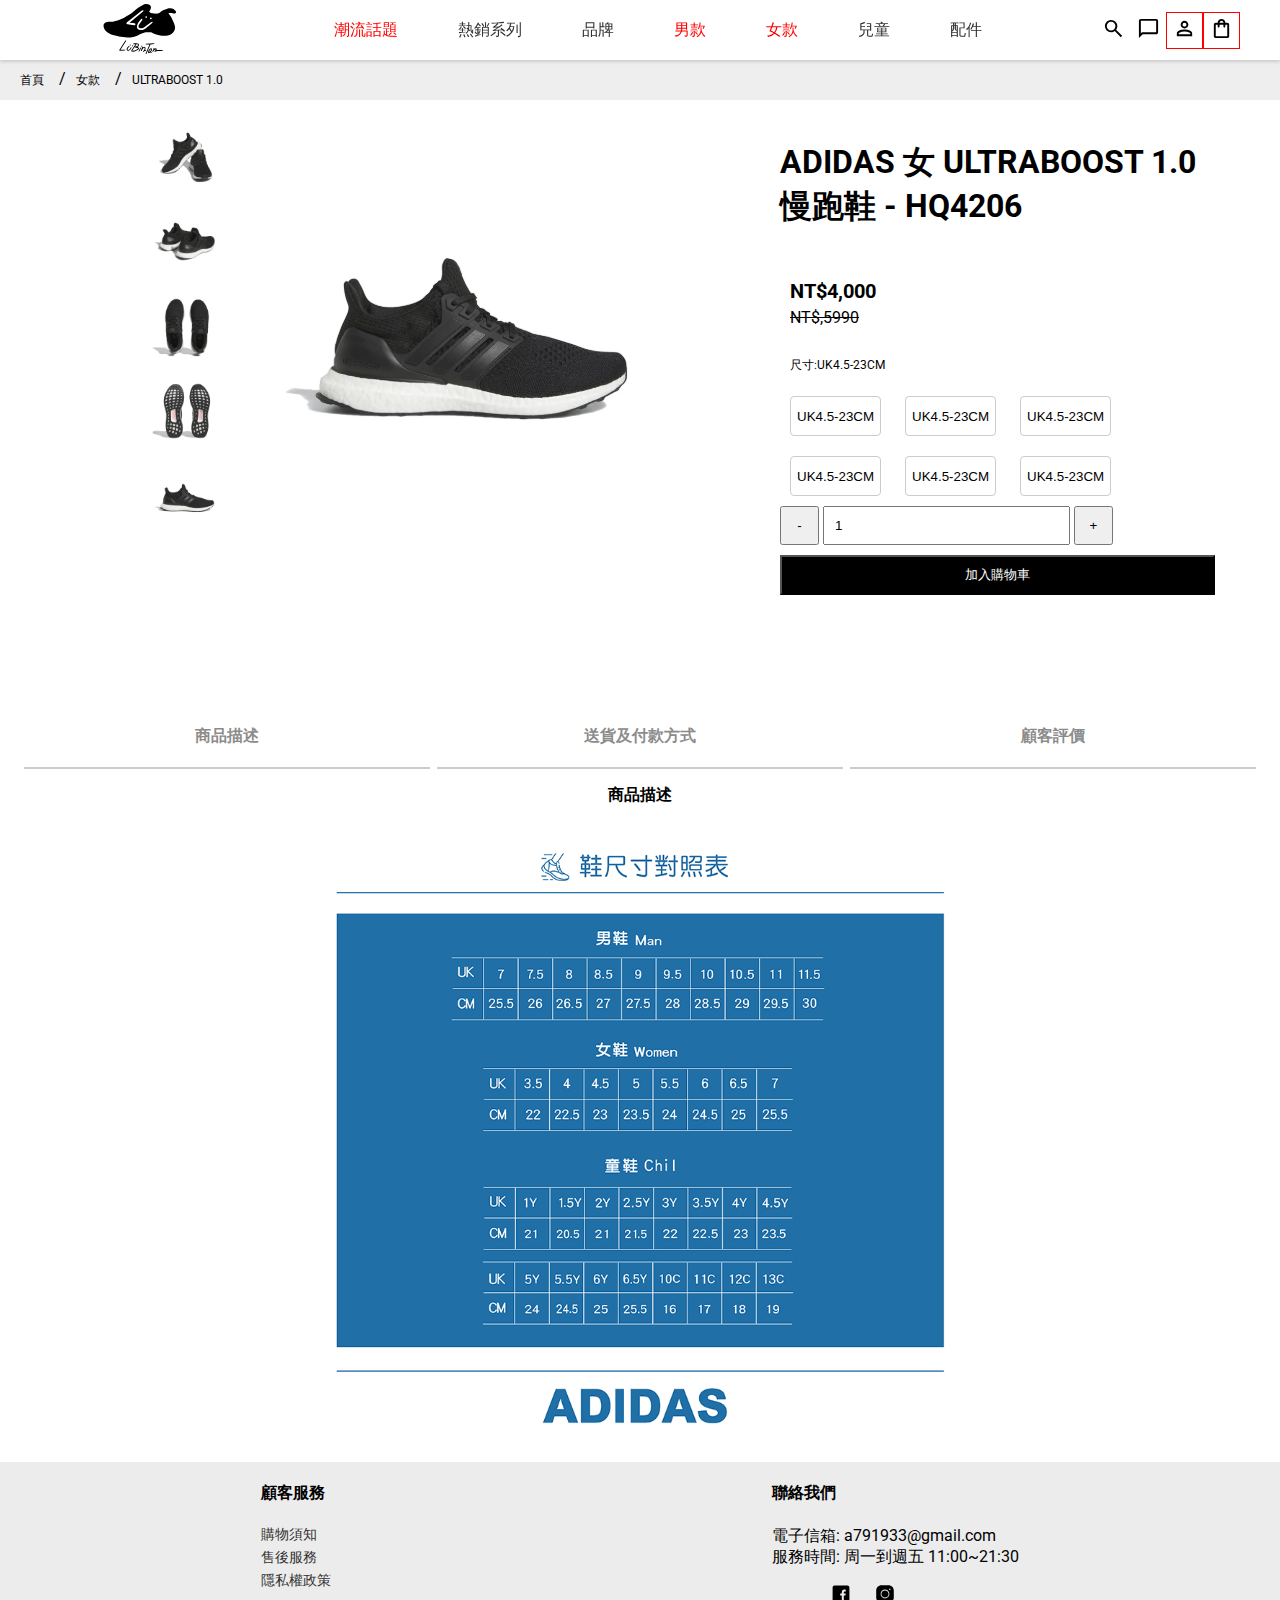
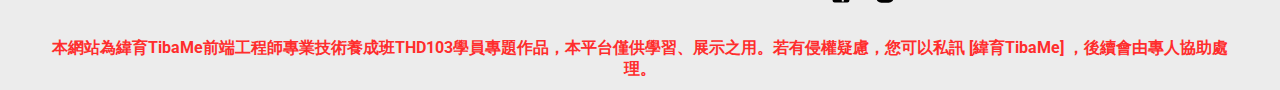
<file: commodity.html>
<!DOCTYPE html>
<html lang="zh-Hant">

<head>
  <meta charset="UTF-8" />
  <meta name="viewport" content="width=device-width, initial-scale=1.0" />
  <title>ADIDAS 女 ULTRABOOST 1.0 慢跑鞋 </title>
  <!--=========== 自己的========== -->
  <link rel="stylesheet" href="./css/commodity.css" />
  <script src="https://cdnjs.cloudflare.com/ajax/libs/jquery/3.7.1/jquery.min.js"></script>

  <!-- ==========Google font======== -->
  <link rel="preconnect" href="https://fonts.googleapis.com" />
  <link rel="preconnect" href="https://fonts.gstatic.com" crossorigin />
  <link href="https://fonts.googleapis.com/css2?family=Libre+Caslon+Text&family=Roboto:wght@300&display=swap"
    rel="stylesheet" />
</head>

<body>
  <!-- ============ header ========= -->
  <header class="header">
    <div class="block">
      <nav class="nav">
        <span class="ham_btn"></span>
        <a href="./index.html" class="logo"><img src="./images/icon/logo.svg" /></a>
        <!-- ============ 導覽列 選單  ========= -->
        <ul class="ul_list">
          <li>
            <a href="#" style="color: red;">潮流話題</a>
            <ul class="essay">
              <li><a href="#">穿搭講堂</a></li>
              <li><a href="./essay.html" style="color: red;">球鞋激推</a></li>
              
            </ul>
          </li>
          <li>
            <a href="#">熱銷系列</a>
            <ul class="essay">
              <li><a href="#">PUMA X RIPDIP聯名</a></li>
              <li><a href="#">ADIADS ULTRABOOST</a></li>
              <li><a href="#">NIKE DUNK</a></li>
              <li><a href="#">NEW BALANCE 327</a></li>
            </ul>
          </li>
          <li>
            <a href="#">品牌</a>
            <ul class="essay">
              <li><a href="#">NIKE</a></li>
              <li><a href="#">ADIDAS</a></li>
              <li><a href="#">PUMA</a></li>
              <li><a href="#">CONVERSE</a></li>
              <li><a href="#">SKECHERS</a></li>
              <li><a href="#">NEW BALANCE</a></li>
            </ul>
          </li>
          <li>
            <a href="./apparel.html" style="color: red;">男款</a>
            <ul class="essay">
              <li><a href="./apparel.html" style="color: red;">短袖上衣</a></li>
              <li><a href="#">長袖上衣</a></li>
              <li><a href="#">運動背心</a></li>
              <li><a href="#">短褲</a></li>
              <li><a href="#">鞋類</a></li>
            </ul>
          </li>
          <li>
            <a href="./shoes.html" style="color: red;">女款</a>
            <ul class="essay">
              <li><a href="#">短袖上衣</a></li>
              <li><a href="#">運動內衣</a></li>
              <li><a href="#">運動背心</a></li>
              <li><a href="#">短褲</a></li>
              <li><a href="./shoes.html" style="color: red;">鞋類</a></li>
            </ul>
          </li>
          <li>
            <a href="#">兒童</a>
          </li>
          <li><a href="#">配件</a></li>
        </ul>
        <!-- ============ 導覽列 icon ========= -->
        <div class="nav_icon">
          <a href="#"
            ><img src="./images/icon/search.svg" alt="search-ico"
          /></a>
          <a href="#"><img src="./images/icon/chat.svg" alt="chat" /></a>
          <a href="./login.html" style="border: 1px solid red;"><img src="./images/icon/person.svg" alt="people" /></a>
          <a href="./shopcart.html" style="border: 1px solid red;"
            ><img src="./images/icon/shopping_bag.svg" alt="bag"
          /></a>
        </div>
      </nav>
    </div>
  </header>

  <!-- ==================== main=================== -->
  <main class="main">
    <section>
      <div class="flex_box">
      <div class="leftone">
        <ul class="ul_list">
          <li>
            <a href="#" class="dropdown"style="color: red;">潮流話題</a>
            <div class="down">
              <span><a href="#">穿搭講堂</a></span>
              <span><a href="./essay.html"style="color: red;">球鞋激推</a></span>
            </div>
          </li>
          <li>
            <a href="#" class="dropdown">熱銷系列</a>
            <div class="down">
              <span><a href="#">PUMA X RIPDIP聯名</a></span>
              <span><a href="#">ADIADS ULTRABOOST</a></span>
              <span><a href="#">NIKE DUNK</a></span>
              <span><a href="#">NEW BALANCE 327</a></span>
            </div>
          </li>
          <li>
            <a href="#" class="dropdown">品牌</a>
            <div class="down">
              <span><a href="#">NIKE</a></span>
              <span><a href="#">ADIDAS</a></span>
              <span><a href="#">PUMA</a></span>
              <span><a href="#">CONVERSE</a></span>
              <span><a href="#">SKECHERS</a></span>
              <span><a href="#">NEW BALANCE</a></span>
            </div>
          </li>
          <li>
            <a href="#" class="dropdown" style="color: red;">男款</a>
            <div class="down">
              <span><a href="./apparel.html" style="color: red;">短袖上衣</a></span>
              <span><a href="#">長袖上衣</a></span>
              <span><a href="#">運動背心</a></span>
              <span><a href="#">短褲</a></span>
              <span><a href="#">鞋類</a></span>
            </div>
          </li>
          <li>
            <a href="./shoes.html" class="dropdown"style="color: red;">女款</a>
            <div class="down">
              <span><a href="#">短袖上衣</a></span>
              <span><a href="#">運動內衣</a></span>
              <span><a href="#">運動背心</a></span>
              <span><a href="#">短褲</a></span>
              <span><a href="./shoes.html"style="color: red;">鞋類</a></span>
            </div>
          </li>
          <li><a href="#">兒童</a></li>
          <li><a href="#">配件</a></li>
        </ul>
      </div>
      <div class="rightone"></div>
    </div>
    </section>
    <div class="sort">
      <ul class="sort_display">
        <li><a href="#">首頁</a></li>
        <li><a href="#">女款</a></li>
        <li><a href="#">ULTRABOOST 1.0</a></li>
      </ul>
    </div>
    <!-- ================== left pic =================== -->
    <div class="sec_flex">
      <div class="left">
        <div class="img_block">
          <span>
            <a href="#"><img class="simg" src="./images/commodity pic/1.svg" alt="pic1"></a>
            <a href="#"><img class="simg" src="./images/commodity pic/2.svg" alt="pic2"></a>
            <a href="#"><img class="simg" src="./images/commodity pic/3.svg" alt="pic3"></a>
            <a href="#"><img class="simg" src="./images/commodity pic/4.svg" alt="pic4"></a>
            <a href="#"><img class="simg" src="./images/commodity pic/800x.svg" alt="pic5"></a>
            
          </span>
          <!-- ================ right pic =================== -->
        </div>
        <div class="img_block2">
          <img class="bigImg" src="./images/commodity pic/800x.svg" alt="bigImg">
        </div>
      </div>
      <div class="right">
        <div class="product">
          <h1>ADIDAS 女 ULTRABOOST 1.0 慢跑鞋 - HQ4206</h1>
          <div class="content">
            <span>NT$4,000</span>
            <span>NT$,5990</span>
          </div>
          <div class="size">
            <div class="uk">
              <p>尺寸:UK4.5-23CM</p>
              <div class="btn">
                <button>UK4.5-23CM</button>
                <button>UK4.5-23CM</button>
                <button>UK4.5-23CM</button>
                <button>UK4.5-23CM</button>
                <button>UK4.5-23CM</button>
                <button>UK4.5-23CM</button>
              </div>
              <div class="quantity">
                <button class="decrease">-</button>
                <input type="text" class="quan" value="1">
                <button class="increase">+</button>
              </div>
              <div class="shopcar">
                <button>加入購物車</button>
              </div>
            </div>
          </div>
        </div>
      </div>
      <!-- ============== under pic =================== -->
      <div class="under_box">
        <ul class="describe">
          <li><a href="#">商品描述</a></li>
          <li><a href="#">送貨及付款方式</a></li>
          <li><a href="#">顧客評價</a></li>
        </ul>
        <div>
          <p>商品描述</p>
          <div class="img_center">
            <img src="./images/commodity pic/original 1.svg" alt="">
          </div>
        </div>
      </div>

    </div>
  </main>
  <!-- =============== footer ============= -->
  <footer>
    <div class="footer_flex">
      <div class="customer">
        <h4>顧客服務</h4>
        <ul>
          <li><a href="#">購物須知</a></li>
          <li><a href="#">售後服務</a></li>
          <li><a href="#">隱私權政策</a></li>
        </ul>
      </div>
      <!-- =============== footer icon============= -->
      <div class="connection">
        <h4>聯絡我們</h4>
        <ul>
          <li>電子信箱: a791933@gmail.com</li>
          <li>服務時間: 周一到週五 11:00~21:30</li>
        </ul>
        <div class="community">
          <p>
            <a href="#"><img src="./images/icon/facebook.svg" alt="facebook" /></a>
            <a href="#"><img src="./images/icon/instagram.svg" alt="facebook" /></a>
          </p>
        </div>
      </div>
    </div>
    <p class="reference">
      本網站為緯育TibaMe前端工程師專業技術養成班THD103學員專題作品，本平台僅供學習、展示之用。若有侵權疑慮，您可以私訊 [緯育TibaMe] ，後續會由專人協助處理。
    </p>
  </footer>

  <script src="./JavaScript/commodity.js"></script>
</body>

</html>
</file>
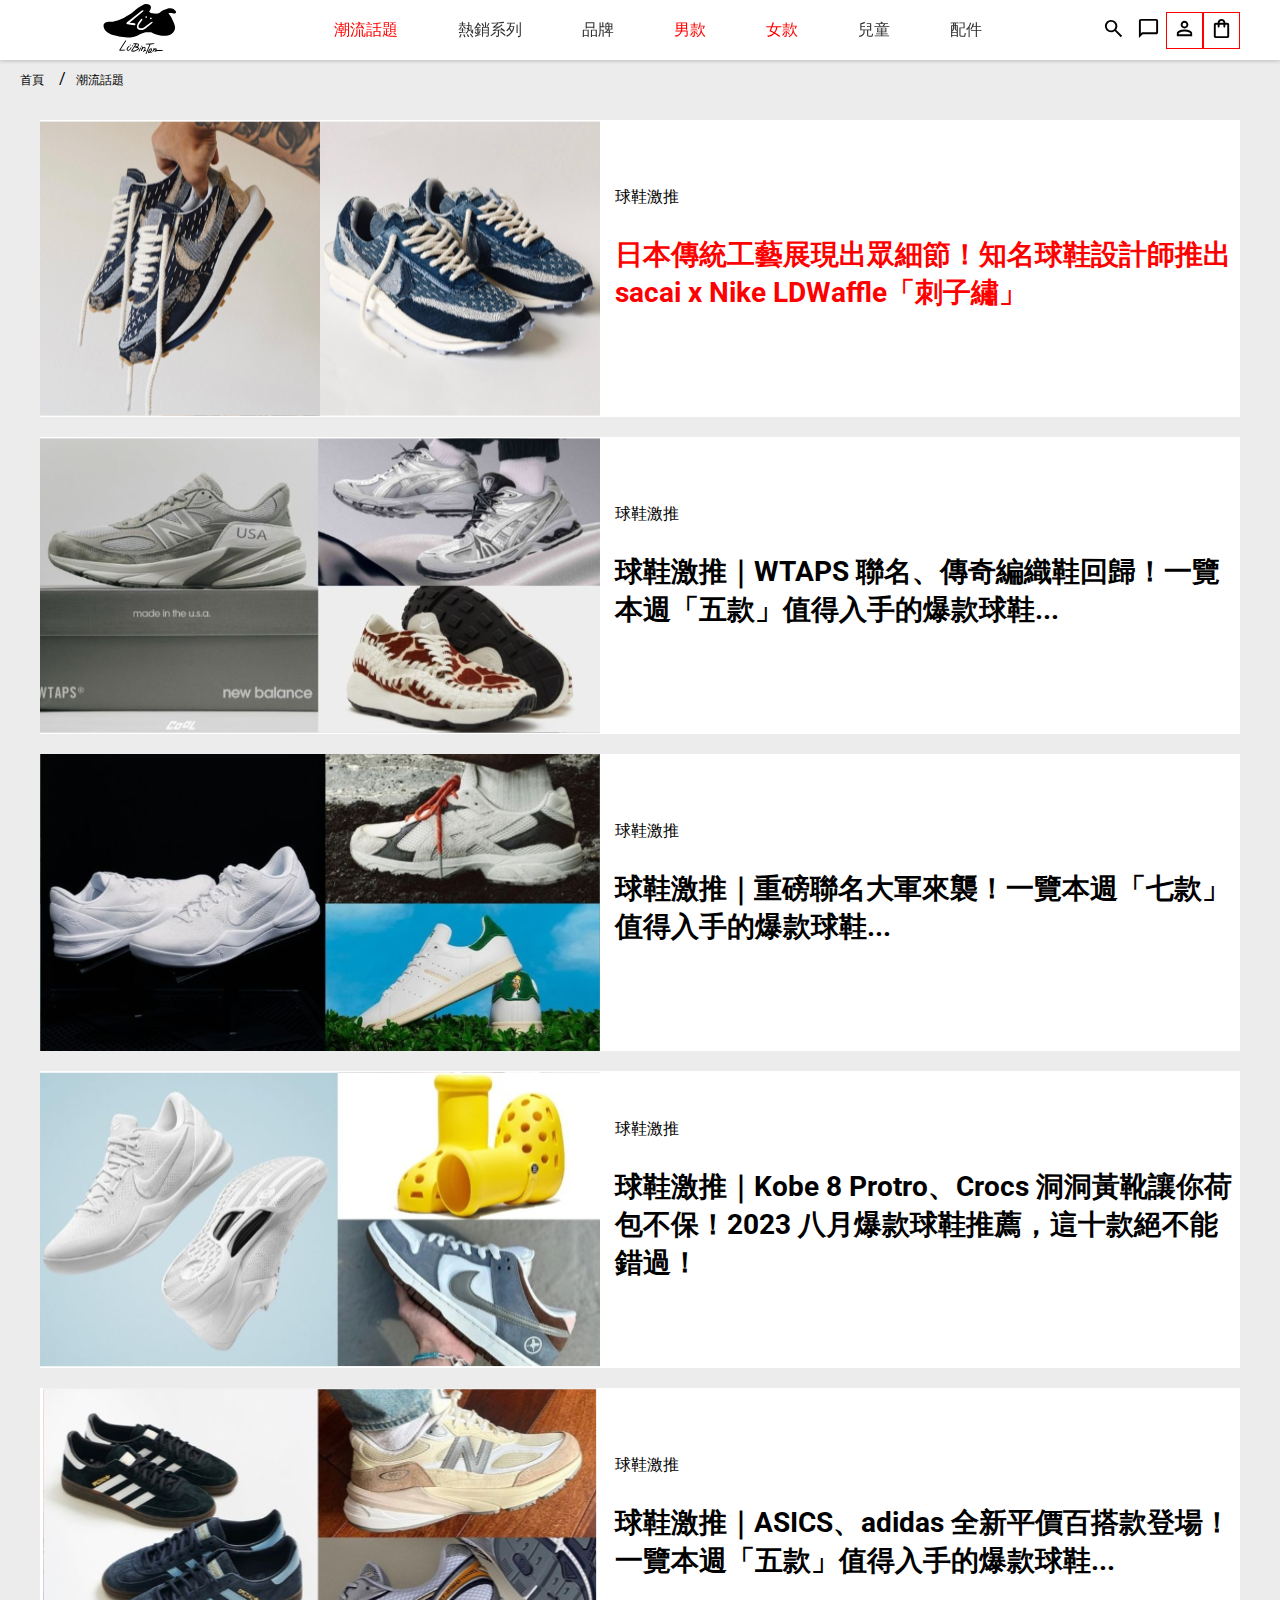
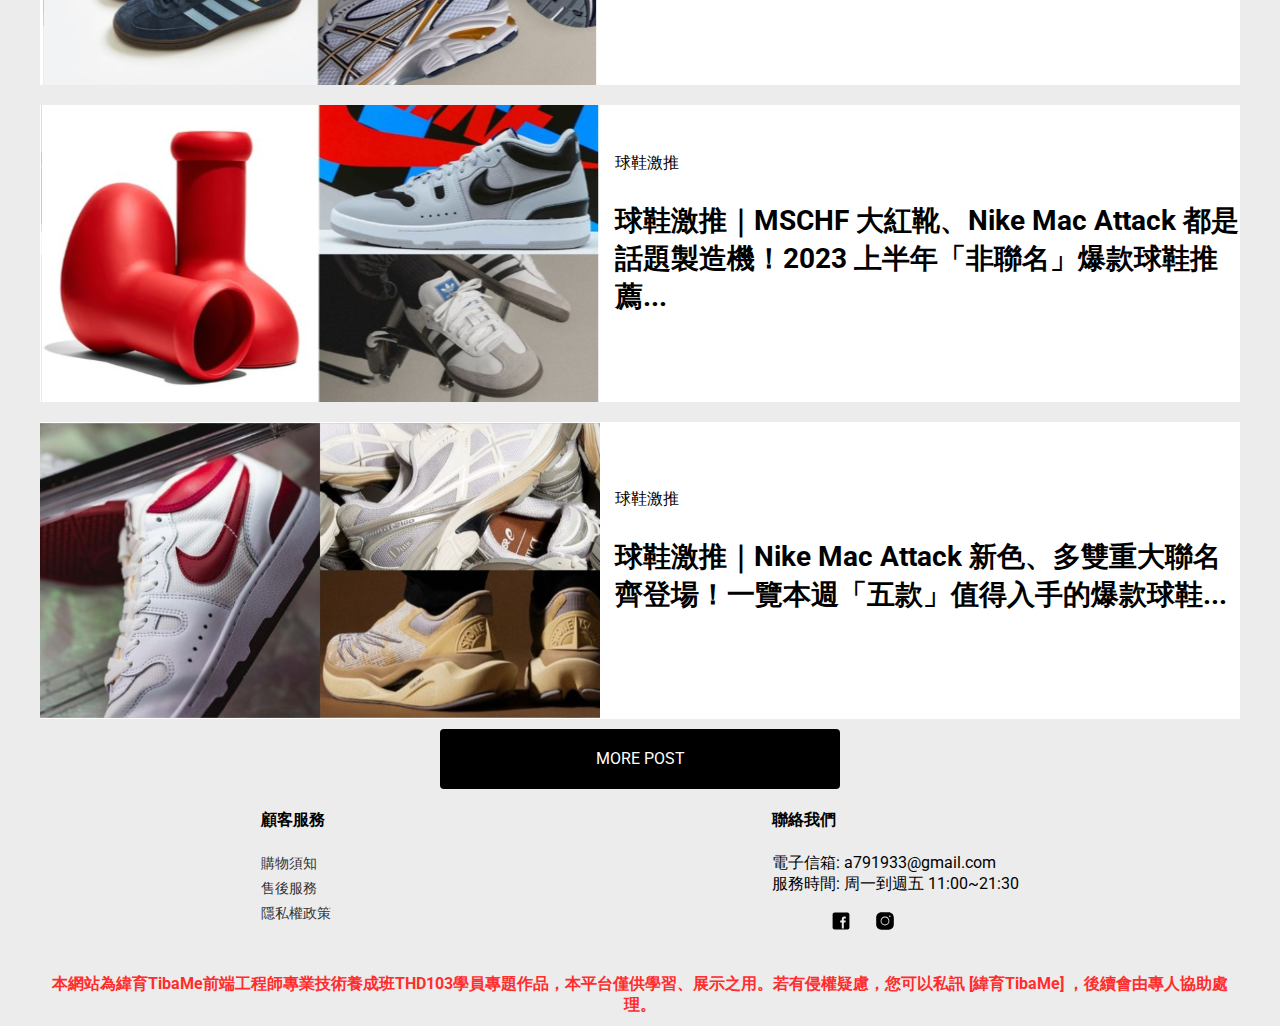
<file: essay.html>
<!DOCTYPE html>
<html lang="zh-Hant">
  <head>
    <meta charset="UTF-8" />
    <meta name="viewport" content="width=device-width, initial-scale=1.0" />
    <title>球鞋激推</title>
    <!--=========== 自己的========== -->
    <link rel="stylesheet" href="./css/essay.css" />
    <script src="https://cdnjs.cloudflare.com/ajax/libs/jquery/3.7.1/jquery.min.js"></script>

    <!-- ==========Google font======== -->
    <link rel="preconnect" href="https://fonts.googleapis.com" />
    <link rel="preconnect" href="https://fonts.gstatic.com" crossorigin />
    <link
      href="https://fonts.googleapis.com/css2?family=Libre+Caslon+Text&family=Roboto:wght@300&display=swap"
      rel="stylesheet"
    />
  </head>
  <body>
    <!-- ============ header ========= -->
    <header class="header">
      <div class="block">
        <nav class="nav">
          <span class="ham_btn"></span>
          <a href="./index.html" class="logo"><img src="./images/icon/logo.svg" /></a>
          <!-- ============ 導覽列 選單  ========= -->
          <ul class="ul_list">
            <li>
              <a href="#" style="color: red;">潮流話題</a>
              <ul class="essay">
                <li><a href="#">穿搭講堂</a></li>
                <li><a href="./essay.html" style="color: red;">球鞋激推</a></li>
                
              </ul>
            </li>
            <li>
              <a href="#">熱銷系列</a>
              <ul class="essay">
                <li><a href="#">PUMA X RIPDIP聯名</a></li>
                <li><a href="#">ADIADS ULTRABOOST</a></li>
                <li><a href="#">NIKE DUNK</a></li>
                <li><a href="#">NEW BALANCE 327</a></li>
              </ul>
            </li>
            <li>
              <a href="#">品牌</a>
              <ul class="essay">
                <li><a href="#">NIKE</a></li>
                <li><a href="#">ADIDAS</a></li>
                <li><a href="#">PUMA</a></li>
                <li><a href="#">CONVERSE</a></li>
                <li><a href="#">SKECHERS</a></li>
                <li><a href="#">NEW BALANCE</a></li>
              </ul>
            </li>
            <li>
              <a href="./apparel.html" style="color: red;">男款</a>
              <ul class="essay">
                <li><a href="./apparel.html" style="color: red;">短袖上衣</a></li>
                <li><a href="#">長袖上衣</a></li>
                <li><a href="#">運動背心</a></li>
                <li><a href="#">短褲</a></li>
                <li><a href="#">鞋類</a></li>
              </ul>
            </li>
            <li>
              <a href="./shoes.html"style="color: red;">女款</a>
              <ul class="essay">
                <li><a href="#">短袖上衣</a></li>
                <li><a href="#">運動內衣</a></li>
                <li><a href="#">運動背心</a></li>
                <li><a href="#">短褲</a></li>
                <li><a href="./shoes.html"style="color: red;">鞋類</a></li>
              </ul>
            </li>
            <li>
              <a href="#">兒童</a>
            </li>
            <li><a href="#">配件</a></li>
          </ul>
          <!-- ============ 導覽列 icon ========= -->
          <div class="nav_icon">
            <a href="#"
              ><img src="./images/icon/search.svg" alt="search-ico"
            /></a>
            <a href="#"><img src="./images/icon/chat.svg" alt="chat" /></a>
            <a href="./login.html" style="border: 1px solid red;"><img src="./images/icon/person.svg" alt="people" /></a>
            <a href="./shopcart.html"
            style="border: 1px solid red;"><img src="./images/icon/shopping_bag.svg" alt="bag"
            /></a>
          </div>
        </nav>
      </div>
    </header>

    <main class="main">
      <!--========= 首頁 / 潮流話題 / 球鞋激推 ====== -->
      <div class="sort">
        <ul class="sort_display">
          <li><a href="#">首頁</a></li>
          <li><a href="#">潮流話題</a></li>

        </ul>
      </div>

      <!--============ 隱藏側邊攔 ============== -->
      
      <section>
        <section>
          <div class="flex_box">
          <div class="left">
            <ul class="ul_list">
              <li>
                <a href="#" class="dropdown" style="color: red;">潮流話題</a>
                <div class="down">
                  <span><a href="#">穿搭講堂</a></span>
                  <span><a href="./essay.html" style="color: red;">球鞋激推</a></span>
                </div>
              </li>
              <li>
                <a href="#" class="dropdown">熱銷系列</a>
                <div class="down">
                  <span><a href="#">PUMA X RIPDIP聯名</a></span>
                  <span><a href="#">ADIADS ULTRABOOST</a></span>
                  <span><a href="#">NIKE DUNK</a></span>
                  <span><a href="#">NEW BALANCE 327</a></span>
                </div>
              </li>
              <li>
                <a href="#" class="dropdown">品牌</a>
                <div class="down">
                  <span><a href="#">NIKE</a></span>
                  <span><a href="#">ADIDAS</a></span>
                  <span><a href="#">PUMA</a></span>
                  <span><a href="#">CONVERSE</a></span>
                  <span><a href="#">SKECHERS</a></span>
                  <span><a href="#">NEW BALANCE</a></span>
                </div>
              </li>
              <li>
                <a href="#" class="dropdown" style="color: red;">男款</a>
                <div class="down">
                  <span><a href="./apparel.html" style="color: red;">短袖上衣</a></span>
                  <span><a href="#">長袖上衣</a></span>
                  <span><a href="#">運動背心</a></span>
                  <span><a href="#">短褲</a></span>
                  <span><a href="#">鞋類</a></span>
                </div>
              </li>
              <li>
                <a href="./shoes.html" class="dropdown" style="color: red;">女款</a>
                <div class="down">
                  <span><a href="#">短袖上衣</a></span>
                  <span><a href="#">運動內衣</a></span>
                  <span><a href="#">運動背心</a></span>
                  <span><a href="#">短褲</a></span>
                  <span><a href="./shoes.html" style="color: red;">鞋類</a></span>
                </div>
              </li>
              <li><a href="#">兒童</a></li>
              <li><a href="#">配件</a></li>
            </ul>
          </div>
          <div class="right"></div>
        </div>

        <!--============ 文章列表 ============== -->
        </section>
        <article class="card">
          <a href="./Article_overview.html"><img src="./images/Article_overview pic/1.svg" alt="pic1" /></a>

          <div class="content_box">
            <span>球鞋激推</span>
            <h3>
              <a href="./Article_overview.html" style="color: red;"
                >日本傳統工藝展現出眾細節！知名球鞋設計師推出 sacai x Nike LDWaffle「刺子繡」</a
              >
            </h3>
          </div>
        </article>
      </section>

      <section>
        <article class="card">
          <a href="#"><img src="./images/essay pic/pic2 1.svg" alt="pic1" /></a>

          <div class="content_box">
            <span>球鞋激推</span>
            <h3>
              <a href="#"
                >球鞋激推｜WTAPS 聯名、傳奇編織鞋回歸！一覽本週「五款」值得入手的爆款球鞋...</a
              >
            </h3>
          </div>
        </article>
      </section>

      <section>
        <article class="card">
          <a href="#"><img src="./images/essay pic/pic3 1.svg" alt="pic1" /></a>

          <div class="content_box">
            <span>球鞋激推</span>
            <h3>
              <a href="#"
                >球鞋激推｜重磅聯名大軍來襲！一覽本週「七款」值得入手的爆款球鞋...</a
              >
            </h3>
          </div>
        </article>
      </section>

      <section>
        <article class="card">
          <a href="#"><img src="./images/essay pic/pic4 1.svg" alt="pic1" /></a>

          <div class="content_box">
            <span>球鞋激推</span>
            <h3>
              <a href="#"
                >球鞋激推｜Kobe 8 Protro、Crocs 洞洞黃靴讓你荷包不保！2023 八月爆款球鞋推薦，這十款絕不能錯過！</a
              >
            </h3>
          </div>
        </article>
      </section>

      <section>
        <article class="card">
          <a href="#"><img src="./images/essay pic/pic5 1.svg" alt="pic1" /></a>

          <div class="content_box">
            <span>球鞋激推</span>
            <h3>
              <a href="#"
                >球鞋激推｜ASICS、adidas 全新平價百搭款登場！一覽本週「五款」值得入手的爆款球鞋...</a
              >
            </h3>
          </div>
        </article>
      </section>

      <section>
        <article class="card">
          <a href="#"><img src="./images/essay pic/pic6 1.svg" alt="pic1" /></a>

          <div class="content_box">
            <span>球鞋激推</span>
            <h3>
              <a href="#"
                >球鞋激推｜MSCHF 大紅靴、Nike Mac Attack
                都是話題製造機！2023 上半年「非聯名」爆款球鞋推薦...</a
              >
            </h3>
          </div>
        </article>
      </section>

       <section>
        <article class="card">
          <a href="#"><img src="./images/essay pic/pic7 1.svg" alt="pic1" /></a>

          <div class="content_box">
            <span>球鞋激推</span>
            <h3>
              <a href="#"
                >球鞋激推｜Nike Mac Attack 新色、多雙重大聯名齊登場！一覽本週「五款」值得入手的爆款球鞋...</a
              >
            </h3>
            
        </article>
        <div class="post"><a href="#">MORE POST</a></div>
          </div>
      </section>

    </main>
    <!-- =============== footer ============= -->
    <footer>
      <div class="footer_flex">
        <div class="customer">
          <h4>顧客服務</h4>
          <ul>
            <li><a href="#">購物須知</a></li>
            <li><a href="#">售後服務</a></li>
            <li><a href="#">隱私權政策</a></li>
          </ul>
        </div>
        <!-- =============== footer icon============= -->
        <div class="connection">
          <h4>聯絡我們</h4>
          <ul>
            <li>電子信箱: a791933@gmail.com</li>
            <li>服務時間: 周一到週五 11:00~21:30</li>
          </ul>
          <div class="community">
            <p>
              <a href="#"
                ><img src="./images/icon/facebook.svg" alt="facebook"
              /></a>
              <a href="#"
                ><img src="./images/icon/instagram.svg" alt="facebook"
              /></a>
            </p>
          </div>
        </div>
      </div>
      
      <p class="reference">
        本網站為緯育TibaMe前端工程師專業技術養成班THD103學員專題作品，本平台僅供學習、展示之用。若有侵權疑慮，您可以私訊 [緯育TibaMe] ，後續會由專人協助處理。
      </p>
    
    </footer>

    <script src="./JavaScript/essay.js"></script>
  </body>
</html>
</file>
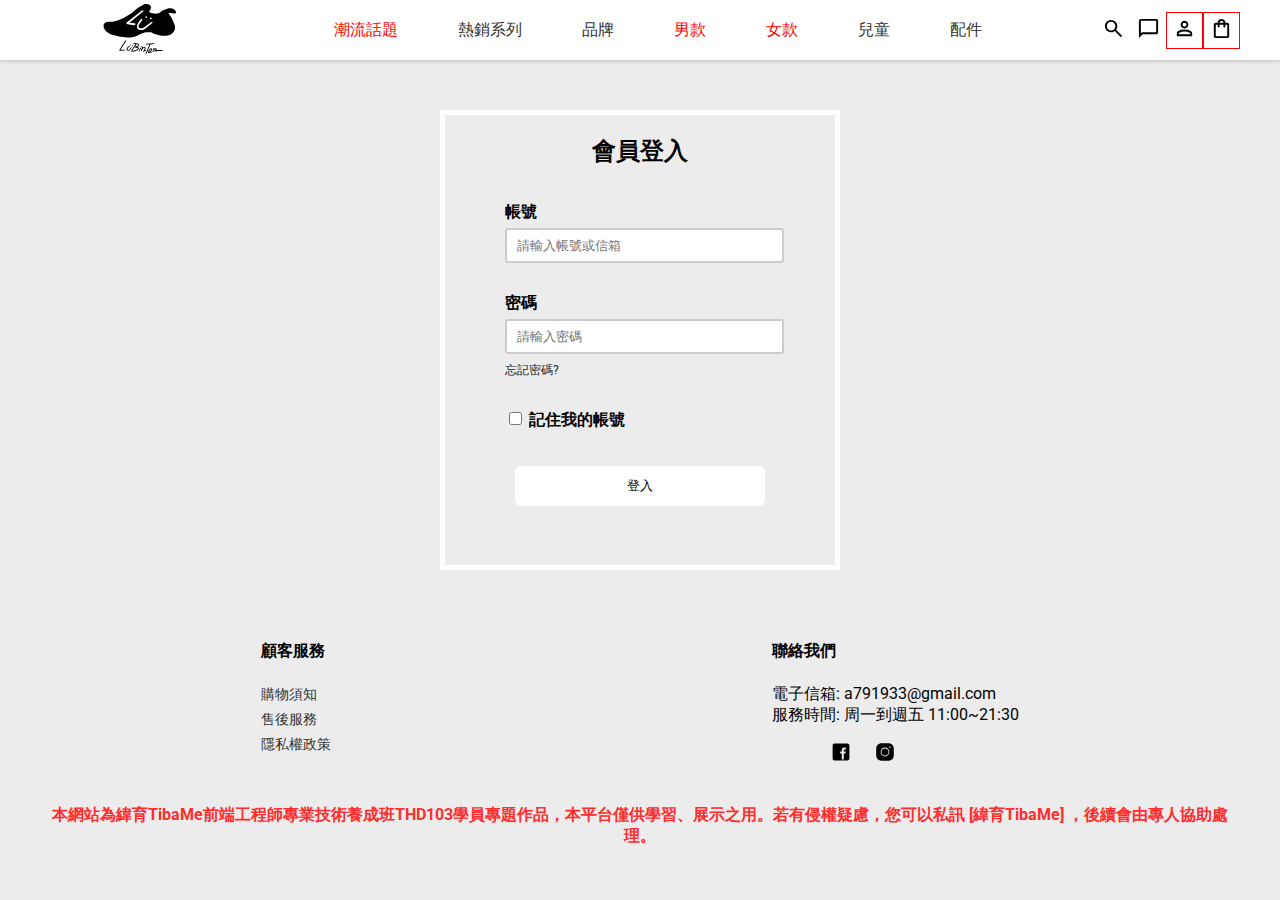
<file: login.html>
<!DOCTYPE html>
<html lang="zh-Hant">
  <head>
    <meta charset="UTF-8" />
    <meta name="viewport" content="width=device-width, initial-scale=1.0" />
    <title>會員登入</title>
    <!--=========== 自己的css========== -->
    <link rel="stylesheet" href="./css/login.css" />
    <script src="https://cdnjs.cloudflare.com/ajax/libs/jquery/3.7.1/jquery.min.js"></script>

    <!-- ==========Google font======== -->
    <link rel="preconnect" href="https://fonts.googleapis.com" />
    <link rel="preconnect" href="https://fonts.gstatic.com" crossorigin />
    <link
      href="https://fonts.googleapis.com/css2?family=Libre+Caslon+Text&family=Roboto:wght@300&display=swap"
      rel="stylesheet"
    />
  </head>
  <body>
    <!-- ============ header ========= -->
    <header class="header">
      <div class="block">
        <nav class="nav">
          <span class="ham_btn"></span>
          <a href="./index.html" class="logo"><img src="./images/icon/logo.svg" /></a>
          <!-- ============ 導覽列 選單  ========= -->
          <ul class="ul_list">
            <li>
              <a href="#" style="color: red;">潮流話題</a>
              <ul class="essay">
                <li><a href="#">穿搭講堂</a></li>
                <li><a href="./essay.html" style="color: red;">球鞋激推</a></li>
                
              </ul>
            </li>
            <li>
              <a href="#">熱銷系列</a>
              <ul class="essay">
                <li><a href="#">PUMA X RIPDIP聯名</a></li>
                <li><a href="#">ADIADS ULTRABOOST</a></li>
                <li><a href="#">NIKE DUNK</a></li>
                <li><a href="#">NEW BALANCE 327</a></li>
              </ul>
            </li>
            <li>
              <a href="#">品牌</a>
              <ul class="essay">
                <li><a href="#">NIKE</a></li>
                <li><a href="#">ADIDAS</a></li>
                <li><a href="#">PUMA</a></li>
                <li><a href="#">CONVERSE</a></li>
                <li><a href="#">SKECHERS</a></li>
                <li><a href="#">NEW BALANCE</a></li>
              </ul>
            </li>
            <li>
              <a href="./apparel.html" style="color: red;">男款</a>
              <ul class="essay">
                <li><a href="./apparel.html" style="color: red;">短袖上衣</a></li>
                <li><a href="#">長袖上衣</a></li>
                <li><a href="#">運動背心</a></li>
                <li><a href="#">短褲</a></li>
                <li><a href="#">鞋類</a></li>
              </ul>
            </li>
            <li>
              <a href="./shoes.html" style="color: red;">女款</a>
              <ul class="essay">
                <li><a href="#">短袖上衣</a></li>
                <li><a href="#">運動內衣</a></li>
                <li><a href="#">運動背心</a></li>
                <li><a href="#">短褲</a></li>
                <li><a href="./shoes.html" style="color: red;">鞋類</a></li>
              </ul>
            </li>
            <li>
              <a href="#">兒童</a>
            </li>
            <li><a href="#">配件</a></li>
          </ul>
          <!-- ============ 導覽列 icon ========= -->
          <div class="nav_icon">
            <a href="#"
              ><img src="./images/icon/search.svg" alt="search-ico"
            /></a>
            <a href="#"><img src="./images/icon/chat.svg" alt="chat" /></a>
            <a href="./login.html" style="border: 1px solid red;"><img src="./images/icon/person.svg" alt="people" /></a>
            <a href="./shopcart.html" style="border: 1px solid red;"
              ><img src="./images/icon/shopping_bag.svg" alt="bag"
            /></a>
            
          </div>
        </nav>
      </div>
    </header>

    <main class="main">
      <!-- ============ 隱藏側邊攔 ========= -->
      <section>
        <div class="flex_box">
        <div class="left">
          <ul class="ul_list">
            <li>
              <a href="#" class="dropdown"style="color: red;">潮流話題</a>
              <div class="down">
                <span><a href="#">穿搭講堂</a></span>
                <span><a href="./essay.html"style="color: red;">球鞋激推</a></span>
              </div>
            </li>
            <li>
              <a href="#" class="dropdown">熱銷系列</a>
              <div class="down">
                <span><a href="#">PUMA X RIPDIP聯名</a></span>
                <span><a href="#">ADIADS ULTRABOOST</a></span>
                <span><a href="#">NIKE DUNK</a></span>
                <span><a href="#">NEW BALANCE 327</a></span>
              </div>
            </li>
            <li>
              <a href="#" class="dropdown">品牌</a>
              <div class="down">
                <span><a href="#">NIKE</a></span>
                <span><a href="#">ADIDAS</a></span>
                <span><a href="#">PUMA</a></span>
                <span><a href="#">CONVERSE</a></span>
                <span><a href="#">SKECHERS</a></span>
                <span><a href="#">NEW BALANCE</a></span>
              </div>
            </li>
            <li>
              <a href="#" class="dropdown"style="color: red;">男款</a>
              <div class="down">
                <span><a href="./apparel.html"style="color: red;">短袖上衣</a></span>
                <span><a href="#">長袖上衣</a></span>
                <span><a href="#">運動背心</a></span>
                <span><a href="#">短褲</a></span>
                <span><a href="#">鞋類</a></span>
              </div>
            </li>
            <li>
              <a href="./shoes.html" class="dropdown"style="color: red;">女款</a>
              <div class="down">
                <span><a href="#">短袖上衣</a></span>
                <span><a href="#">運動內衣</a></span>
                <span><a href="#">運動背心</a></span>
                <span><a href="#">短褲</a></span>
                <span><a href="./shoes.html"style="color: red;">鞋類</a></span>
              </div>
            </li>
            <li><a href="#">兒童</a></li>
            <li><a href="#">配件</a></li>
          </ul>
        </div>
        <div class="right"></div>
      </div>
      </section>
     <!-- =============== 會員登入 ============= -->
    <main class="main">
      <form class="form">
        <h2>會員登入</h2>
        <div class="account">
          <label for="email">帳號</label>
          
          <input type="email" name="email" id="email" size="30" placeholder="請輸入帳號或信箱">
        </div>
        <div class="pwd">
          <label for="pwd">密碼</label>

          <input type="password" name="email" id="pwd" size="30" placeholder="請輸入密碼">
          <a href="#">忘記密碼?</a>
        </div>
        <div class="remember">
          <input type="checkbox" name="remember" id="remember">
          <label for="remember">記住我的帳號</label>
        </div>
        <div class="btn">
          <button type="submit">登入</button>
        </div>
        
      </form>
      
      
      
          
  
      
           
             
        
    </main>
    <!-- =============== footer ============= -->
    <footer>
      <div class="footer_flex">
        <div class="customer">
          <h4>顧客服務</h4>
          <ul>
            <li><a href="#">購物須知</a></li>
            <li><a href="#">售後服務</a></li>
            <li><a href="#">隱私權政策</a></li>
          </ul>
        </div>
        <!-- =============== footer icon============= -->
        <div class="connection">
          <h4>聯絡我們</h4>
          <ul>
            <li>電子信箱: a791933@gmail.com</li>
            <li>服務時間: 周一到週五 11:00~21:30</li>
          </ul>
          <div class="community">
            <p>
              <a href="#"
                ><img src="./images/icon/facebook.svg" alt="facebook"
              /></a>
              <a href="#"
                ><img src="./images/icon/instagram.svg" alt="facebook"
              /></a>
            </p>
          </div>
        </div>
      </div>
      <p class="reference">
        本網站為緯育TibaMe前端工程師專業技術養成班THD103學員專題作品，本平台僅供學習、展示之用。若有侵權疑慮，您可以私訊 [緯育TibaMe] ，後續會由專人協助處理。
      </p>
    </footer>

    <script src="./JavaScript/login.js"></script>
  </body>
</html>
</file>
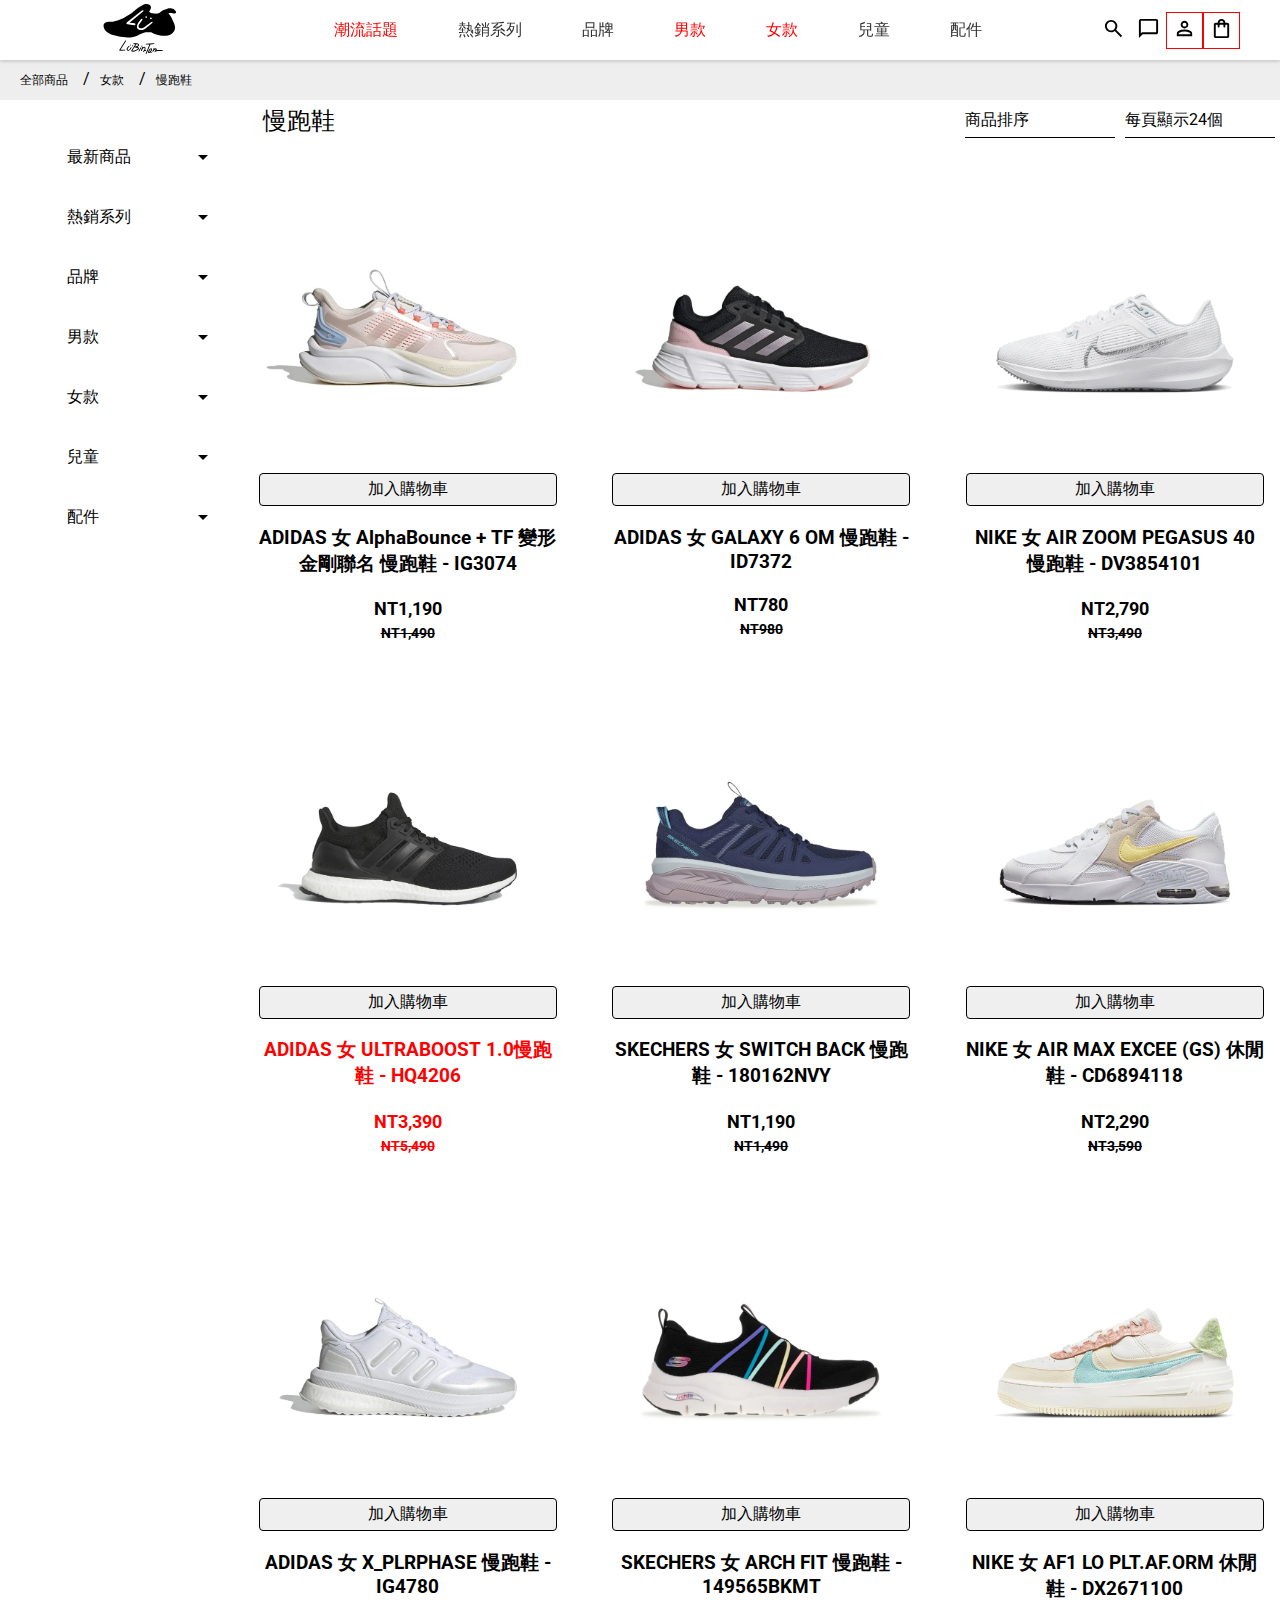
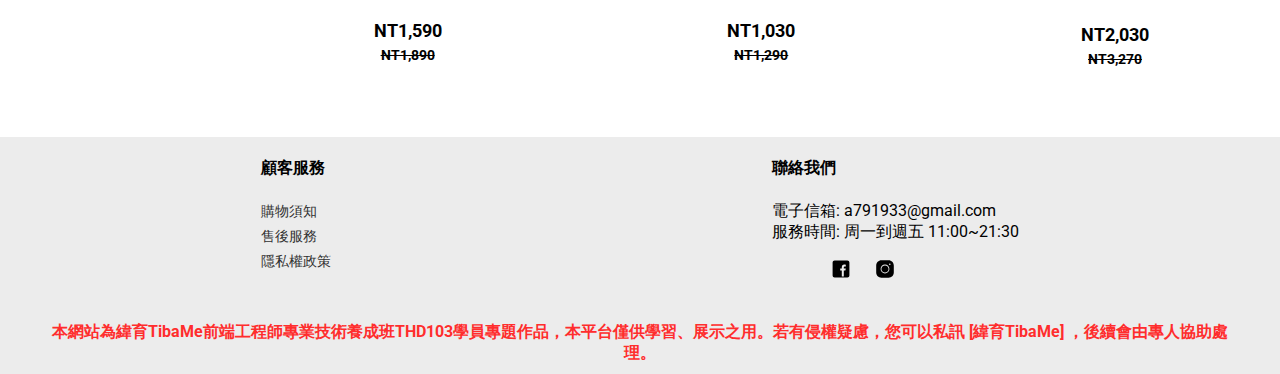
<file: shoes.html>
<!DOCTYPE html>
<html lang="zh-Hant">

<head>
  <meta charset="UTF-8" />
  <meta name="viewport" content="width=device-width, initial-scale=1.0" />
  <title>女款慢跑鞋</title>
  <!--=========== 自己的========== -->
  <link rel="stylesheet" href="./css/shoes.css" />
  <script src="https://cdnjs.cloudflare.com/ajax/libs/jquery/3.7.1/jquery.min.js"></script>
  <!-- ==========Google font======== -->
  <link rel="preconnect" href="https://fonts.googleapis.com" />
  <link rel="preconnect" href="https://fonts.gstatic.com" crossorigin />
  <link href="https://fonts.googleapis.com/css2?family=Libre+Caslon+Text&family=Roboto:wght@300&display=swap"
    rel="stylesheet" />
</head>

<body>
  <!-- ============ header ========= -->
  <header class="header">
    <div class="block">
      <nav class="nav">
        <span class="ham_btn"></span>
        <a href="./index.html" class="logo"><img src="./images/icon/logo.svg" /></a>
        <!-- ============ 導覽列 選單  ========= -->
        <ul class="ul_list">
          <li>
            <a href="#" style="color: red;">潮流話題</a>
            <ul class="essay">
              <li><a href="#">穿搭講堂</a></li>
              <li><a href="./essay.html" style="color: red;">球鞋激推</a></li>
              
            </ul>
          </li>
          <li>
            <a href="#">熱銷系列</a>
            <ul class="essay">
              <li><a href="#">PUMA X RIPDIP聯名</a></li>
              <li><a href="#">ADIADS ULTRABOOST</a></li>
              <li><a href="#">NIKE DUNK</a></li>
              <li><a href="#">NEW BALANCE 327</a></li>
            </ul>
          </li>
          <li>
            <a href="#">品牌</a>
            <ul class="essay">
              <li><a href="#">NIKE</a></li>
              <li><a href="#">ADIDAS</a></li>
              <li><a href="#">PUMA</a></li>
              <li><a href="#">CONVERSE</a></li>
              <li><a href="#">SKECHERS</a></li>
              <li><a href="#">NEW BALANCE</a></li>
            </ul>
          </li>
          <li>
            <a href="./apparel.html" style="color: red;">男款</a>
            <ul class="essay">
              <li><a href="./apparel.html" style="color: red;">短袖上衣</a></li>
              <li><a href="#">長袖上衣</a></li>
              <li><a href="#">運動背心</a></li>
              <li><a href="#">短褲</a></li>
              <li><a href="#">鞋類</a></li>
            </ul>
          </li>
          <li>
            <a href="./shoes.html" style="color: red;">女款</a>
            <ul class="essay">
              <li><a href="#">短袖上衣</a></li>
              <li><a href="#">運動內衣</a></li>
              <li><a href="#">運動背心</a></li>
              <li><a href="#">短褲</a></li>
              <li><a href="./shoes.html" style="color: red;">鞋類</a></li>
            </ul>
          </li>
          <li>
            <a href="#">兒童</a>
          </li>
          <li><a href="#">配件</a></li>
        </ul>
        <!-- ============ 導覽列 icon ========= -->
        <div class="nav_icon">
          <a href="#"
            ><img src="./images/icon/search.svg" alt="search-ico"
          /></a>
          <a href="#"><img src="./images/icon/chat.svg" alt="chat" /></a>
          <a href="./login.html" style="border: 1px solid red;"><img src="./images/icon/person.svg" alt="people" /></a>
          <a href="./shopcart.html" style="border: 1px solid red;"
            ><img src="./images/icon/shopping_bag.svg" alt="bag"
          /></a>
          
        </div>
      </nav>
    </div>
  </header>
  
  <main class="main">
    <!-- ============ 隱藏側邊攔 ========= -->
    <section>
      <div class="flex_box">
      <div class="leftone">
        <ul class="ul_list">
          <li>
            <a href="#" class="dropdown" style="color: red;">潮流話題</a>
            <div class="down">
              <span><a href="#">穿搭講堂</a></span>
              <span><a href="./essay.html" style="color: red;">球鞋激推</a></span>
            </div>
          </li>
          <li>
            <a href="#" class="dropdown">熱銷系列</a>
            <div class="down">
              <span><a href="#">PUMA X RIPDIP聯名</a></span>
              <span><a href="#">ADIADS ULTRABOOST</a></span>
              <span><a href="#">NIKE DUNK</a></span>
              <span><a href="#">NEW BALANCE 327</a></span>
            </div>
          </li>
          <li>
            <a href="#" class="dropdown">品牌</a>
            <div class="down">
              <span><a href="#">NIKE</a></span>
              <span><a href="#">ADIDAS</a></span>
              <span><a href="#">PUMA</a></span>
              <span><a href="#">CONVERSE</a></span>
              <span><a href="#">SKECHERS</a></span>
              <span><a href="#">NEW BALANCE</a></span>
            </div>
          </li>
          <li>
            <a href="#" class="dropdown" style="color: red;">男款</a>
            <div class="down">
              <span><a href="./apparel.html" style="color: red;">短袖上衣</a></span>
              <span><a href="#">長袖上衣</a></span>
              <span><a href="#">運動背心</a></span>
              <span><a href="#">短褲</a></span>
              <span><a href="#">鞋類</a></span>
            </div>
          </li>
          <li>
            <a href="./shoes.html" class="dropdown" style="color: red;">女款</a>
            <div class="down">
              <span><a href="#">短袖上衣</a></span>
              <span><a href="#">運動內衣</a></span>
              <span><a href="#">運動背心</a></span>
              <span><a href="#">短褲</a></span>
              <span><a href="./shoes.html" style="color: red;">鞋類</a></span>
            </div>
          </li>
          <li><a href="#">兒童</a></li>
          <li><a href="#">配件</a></li>
        </ul>
      </div>
      <div class="rightone"></div>
    </div>
    </section>
  <!-- ==================== main=================== -->
  <main class="main">
    <div class="sort">
      <ul class="sort_display">
        <li><a href="#">全部商品</a></li>
        <li><a href="#">女款</a></li>
        <li><a href="#">慢跑鞋</a></li>
      </ul>
    </div>
    <div class="apparel_flex">
      <div class="left">
        <ul class="ul_list">
          <li><a href="#">最新商品</a></li>
          <li><a href="#">熱銷系列</a></li>
          <li><a href="#">品牌</a></li>
          <li><a href="#">男款</a></li>
          <li><a href="./shoes.html">女款</a></li>
          <li><a href="#">兒童</a></li>
          <li><a href="#">配件</a></li>
        </ul>
      </div>
      <div class="right">
        <div class="product_list">
          <span>慢跑鞋</span>
          <div class="rightlist">
            <span>商品排序</span>
            <span>每頁顯示24個</span>
          </div>
        </div>
        <div class="img_flex">
          <div class="card">
            <a href="#"><img class="change" src="./images/shoes pic/ADIDAS 女 AlphaBounce + TF 變形金剛聯名 慢跑鞋 - IG3074.svg" alt="shirt1">
              <span class="img_hover"></span>
              <div class="cart_button">
                <button id="A1001" class="add_cart">加入購物車
                  <input type="hidden" value="IG3074|ADIDAS 女 AlphaBounce + TF 變形金剛聯名 慢跑鞋 - IG3074.svg|1190">
                </button>
              </div>
            </a>
            <div class="price">
              <h3>ADIDAS 女 AlphaBounce + TF 變形金剛聯名 慢跑鞋 - IG3074</h3>
              <p>NT1,190</p>
              <p>NT1,490</p>
            </div>
          </div>

          <div class="card">
            <a href="#"><img class="changetwo" src="./images/shoes pic/ADIDAS 女 GALAXY 6 OM 慢跑鞋 - ID7372.svg" alt="shirt2">
              <span class="img_hovertwo"></span>
              <div class="cart_button">
                <button id="A1002" class="add_cart">加入購物車
                  <input type="hidden" value="ID7372|ADIDAS 女 GALAXY 6 OM 慢跑鞋 - ID7372.svg|780">
                </button>
              </div>
            </a>
            <div class="price">
              <h3>ADIDAS 女 GALAXY 6 OM 慢跑鞋 - ID7372</h3>
              <p>NT780</p>
              <p>NT980</p>
            </div>
          </div>

          <div class="card">
            <a href="#"><img class="changethree" src="./images/shoes pic/NIKE 女 AIR ZOOM PEGASUS 40 慢跑鞋 - DV3854101.svg" alt="shirt3">
              <span class="img_hoverthree"></span>
              <div class="cart_button">
                <button id="A1003" class="add_cart">加入購物車
                  <input type="hidden" value="DV3854101|NIKE 女 AIR ZOOM PEGASUS 40 慢跑鞋 - DV3854101.svg|2790">
                </button>
              </div>
            </a>
            <div class="price">
              <h3>NIKE 女 AIR ZOOM PEGASUS 40 慢跑鞋 - DV3854101</h3>
              <p>NT2,790</p>
              <p>NT3,490</p>
            </div>
          </div>

          <div class="card">
            <a href="./commodity.html"><img class="changefour" src="./images/shoes pic/ADIDAS 女 ULTRABOOST 1.svg" alt="shirt4">
              <span class="img_hoverfour"></span>
              <div class="cart_button">
                <button id="A1004" class="add_cart">加入購物車
                  <input type="hidden" value="ULTRABOOST|ADIDAS 女 ULTRABOOST 1.svg|3390">
                </button>
              </div>
            </a>
            <div class="price">
              <h3 style="color: red;">ADIDAS 女 ULTRABOOST 1.0慢跑鞋 - HQ4206</h3>
              <p style="color: red;">NT3,390</p>
              <p style="color: red;">NT5,490</p>
            </div>
          </div>

          <div class="card">
            <a href="#"><img class="changefive" src="./images/shoes pic/SKECHERS 女 SWITCH BACK 慢跑鞋 - 180162NVY.svg" alt="shirt5">
              <span class="img_hoverfive"></span>
              <div class="cart_button">
                <button id="A1005" class="add_cart">加入購物車
                  <input type="hidden" value="180162NVY|shoes pic/SKECHERS 女 SWITCH BACK 慢跑鞋 - 180162NVY.svg|1190">
                </button>
              </div>
            </a>
            <div class="price">
              <h3>SKECHERS 女 SWITCH BACK 慢跑鞋 - 180162NVY</h3>
              <p>NT1,190</p>
              <p>NT1,490</p>
            </div>
          </div>

          <div class="card">
            <a href="#"><img class="changesix" src="./images/shoes pic/NIKE 女 AIR MAX EXCEE (GS) 休閒鞋 - CD6894118.svg" alt="shirt6">
              <span class="img_hoversix"></span>
              <div class="cart_button">
                <button id="A1006" class="add_cart">加入購物車
                  <input type="hidden" value="CD6894118|NIKE 女 AIR MAX EXCEE (GS) 休閒鞋 - CD6894118.svg|2290">
                </button>
              </div>
            </a>
            <div class="price">
              <h3>NIKE 女 AIR MAX EXCEE (GS) 休閒鞋 - CD6894118</h3>
              <p>NT2,290</p>
              <p>NT3,590</p>
            </div>
          </div>

          <div class="card">
            <a href="#"><img class="changeseven" src="./images/shoes pic/ADIDAS 女 X_PLRPHASE 慢跑鞋 - IG4780 1.svg" alt="shirt7">
              <span class="img_hoverseven"></span>
              <div class="cart_button">
                <button id="A1007" class="add_cart">加入購物車
                  <input type="hidden" value="IG4780|ADIDAS 女 X_PLRPHASE 慢跑鞋 - IG4780 1.svg|1590">
                </button>
              </div>
            </a>
            <div class="price">
              <h3>ADIDAS 女 X_PLRPHASE 慢跑鞋 - IG4780</h3>
              <p>NT1,590</p>
              <p>NT1,890</p>
            </div>
          </div>

          <div class="card">
            <a href="#"><img class="changeeight" src="./images/shoes pic/SKECHERS 女 ARCH FIT 慢跑鞋 - 149565BKMT 1.png" alt="shirt8">
              <span class="img_hovereight"></span>
              <div class="cart_button">
                <button id="A1008" class="add_cart">加入購物車
                  <input type="hidden" value="149565BKMT|SKECHERS 女 ARCH FIT 慢跑鞋 - 149565BKMT 1.png|1030">
                </button>
              </div>
            </a>
            <div class="price">
              <h3>SKECHERS 女 ARCH FIT 慢跑鞋 - 149565BKMT</h3>
              <p>NT1,030</p>
              <p>NT1,290</p>
            </div>
          </div>

          <div class="card">
            <a href="#"><img class="changenine" src="./images/shoes pic/NIKE 女 AF1 LO PLT.AF.svg" alt="shirt9">
              <span class="img_hovernine"></span>
              <div class="cart_button">
                <button id="A1009" class="add_cart">
                  加入購物車
                  <input type="hidden" value="AF|NIKE 女 AF1 LO PLT.AF.svg|2030">
                </button>
              </div>
            </a>
            <div class="price">
              <h3>NIKE 女 AF1 LO PLT.AF.ORM 休閒鞋 - DX2671100</h3>
              <p>NT2,030</p>
              <p>NT3,270</p>
            </div>
          </div>
        </div>
        
      </div>
    </div>
  </main>
  <!-- =============== footer ============= -->
  <footer>
    <div class="footer_flex">
      <div class="customer">
        <h4>顧客服務</h4>
        <ul>
          <li><a href="#">購物須知</a></li>
          <li><a href="#">售後服務</a></li>
          <li><a href="#">隱私權政策</a></li>
        </ul>
      </div>
      <!-- =============== footer icon============= -->
      <div class="connection">
        <h4>聯絡我們</h4>
        <ul>
          <li>電子信箱: a791933@gmail.com</li>
          <li>服務時間: 周一到週五 11:00~21:30</li>
        </ul>
        <div class="community">
          <p>
            <a href="#"><img src="./images/icon/facebook.svg" alt="facebook" /></a>
            <a href="#"><img src="./images/icon/instagram.svg" alt="facebook" /></a>
          </p>
        </div>
      </div>
    </div>
    <p class="reference">
      本網站為緯育TibaMe前端工程師專業技術養成班THD103學員專題作品，本平台僅供學習、展示之用。若有侵權疑慮，您可以私訊 [緯育TibaMe] ，後續會由專人協助處理。
    </p>
  </footer>

  <script src="./JavaScript/shoes.js"></script>
</body>

</html>
</file>
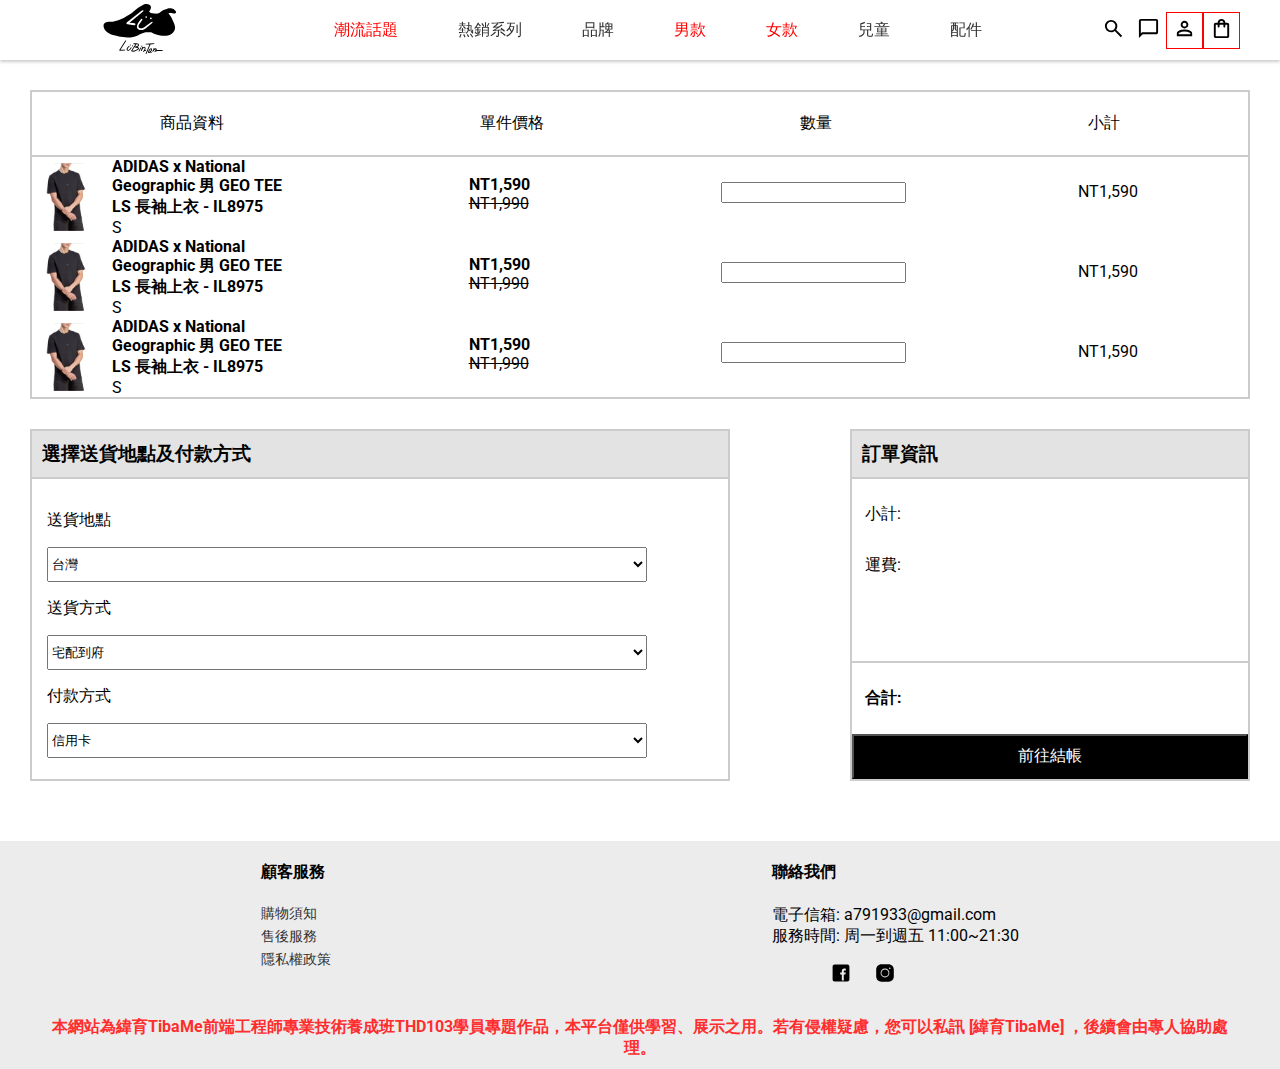
<file: shopcart.html>
<!DOCTYPE html>
<html lang="zh-Hant">

<head>
  <meta charset="UTF-8" />
  <meta name="viewport" content="width=device-width, initial-scale=1.0" />
  <title>購物車</title>
  <!--=========== 自己的========== -->
  <link rel="stylesheet" href="./css/shopcart.css" />
  <script src="https://cdnjs.cloudflare.com/ajax/libs/jquery/3.7.1/jquery.min.js"></script>
  <!-- ==========Google font======== -->
  <link rel="preconnect" href="https://fonts.googleapis.com" />
  <link rel="preconnect" href="https://fonts.gstatic.com" crossorigin />
  <link href="https://fonts.googleapis.com/css2?family=Libre+Caslon+Text&family=Roboto:wght@300&display=swap"
    rel="stylesheet" />
</head>

<body>
  <!-- ============ header ========= -->
  <header class="header">
    <div class="block">
      <nav class="nav">
        <span class="ham_btn"></span>
        <a href="./index.html" class="logo"><img src="./images/icon/logo.svg" /></a>
        <!-- ============ 導覽列 選單  ========= -->
        <ul class="ul_list">
          <li>
            <a href="#" style="color: red;">潮流話題</a>
            <ul class="essay">
              <li><a href="#">穿搭講堂</a></li>
              <li><a href="./essay.html" style="color: red;">球鞋激推</a></li>
              
            </ul>
          </li>
          <li>
            <a href="#">熱銷系列</a>
            <ul class="essay">
              <li><a href="#">PUMA X RIPDIP聯名</a></li>
              <li><a href="#">ADIADS ULTRABOOST</a></li>
              <li><a href="#">NIKE DUNK</a></li>
              <li><a href="#">NEW BALANCE 327</a></li>
            </ul>
          </li>
          <li>
            <a href="#">品牌</a>
            <ul class="essay">
              <li><a href="#">NIKE</a></li>
              <li><a href="#">ADIDAS</a></li>
              <li><a href="#">PUMA</a></li>
              <li><a href="#">CONVERSE</a></li>
              <li><a href="#">SKECHERS</a></li>
              <li><a href="#">NEW BALANCE</a></li>
            </ul>
          </li>
          <li>
            <a href="./apparel.html" style="color: red;">男款</a>
            <ul class="essay">
              <li><a href="./apparel.html" style="color: red;">短袖上衣</a></li>
              <li><a href="#">長袖上衣</a></li>
              <li><a href="#">運動背心</a></li>
              <li><a href="#">短褲</a></li>
              <li><a href="#">鞋類</a></li>
            </ul>
          </li>
          <li>
            <a href="./shoes.html" style="color: red;">女款</a>
            <ul class="essay">
              <li><a href="#">短袖上衣</a></li>
              <li><a href="#">運動內衣</a></li>
              <li><a href="#">運動背心</a></li>
              <li><a href="#">短褲</a></li>
              <li><a href="./shoes.html" style="color: red;">鞋類</a></li>
            </ul>
          </li>
          <li>
            <a href="#">兒童</a>
          </li>
          <li><a href="#">配件</a></li>
        </ul>
        <!-- ============ 導覽列 icon ========= -->
        <div class="nav_icon">
          <a href="#"><img src="./images/icon/search.svg" alt="search-ico" /></a>
          <a href="#"><img src="./images/icon/chat.svg" alt="chat" /></a>
          <a href="./login.html" style="border: 1px solid red;"><img src="./images/icon/person.svg" alt="people" /></a>
          <a href="./shopcart.html" style="border: 1px solid red;"><img src="./images/icon/shopping_bag.svg" alt="bag" /></a>
        </div>
      </nav>
    </div>
  </header>
  <!-- =============== shopping cart header ============= -->
  <main class="main">
    <!-- ============ 隱藏側邊攔 ========= -->
    <section>
      <div class="flex_box">
      <div class="leftone">
        <ul class="ul_list">
          <li>
            <a href="#" class="dropdown"style="color: red;">潮流話題</a>
            <div class="down">
              <span><a href="#">穿搭講堂</a></span>
              <span><a href="./essay.html"style="color: red;">球鞋激推</a></span>
            </div>
          </li>
          <li>
            <a href="#" class="dropdown">熱銷系列</a>
            <div class="down">
              <span><a href="#">PUMA X RIPDIP聯名</a></span>
              <span><a href="#">ADIADS ULTRABOOST</a></span>
              <span><a href="#">NIKE DUNK</a></span>
              <span><a href="#">NEW BALANCE 327</a></span>
            </div>
          </li>
          <li>
            <a href="#" class="dropdown">品牌</a>
            <div class="down">
              <span><a href="#">NIKE</a></span>
              <span><a href="#">ADIDAS</a></span>
              <span><a href="#">PUMA</a></span>
              <span><a href="#">CONVERSE</a></span>
              <span><a href="#">SKECHERS</a></span>
              <span><a href="#">NEW BALANCE</a></span>
            </div>
          </li>
          <li>
            <a href="#" class="dropdown"style="color: red;">男款</a>
            <div class="down">
              <span><a href="./apparel.html"style="color: red;">短袖上衣</a></span>
              <span><a href="#">長袖上衣</a></span>
              <span><a href="#">運動背心</a></span>
              <span><a href="#">短褲</a></span>
              <span><a href="#">鞋類</a></span>
            </div>
          </li>
          <li>
            <a href="./shoes.html" class="dropdown"style="color: red;">女款</a>
            <div class="down">
              <span><a href="#">短袖上衣</a></span>
              <span><a href="#">運動內衣</a></span>
              <span><a href="#">運動背心</a></span>
              <span><a href="#">短褲</a></span>
              <span><a href="./shoes.html"style="color: red;">鞋類</a></span>
            </div>
          </li>
          <li><a href="#">兒童</a></li>
          <li><a href="#">配件</a></li>
        </ul>
      </div>
      <div class="rightone"></div>
    </div>
    </section>
    <!-- ------- cart_header ---------- -->
    <section class="cart_header">
      <div class="shop_title">
        <ul class="information">
          <li>商品資料</li>

          <li>單件價格</li>
          <li>數量</li>
          <li>小計</li>
        </ul>
      </div>
      <div class="shop_details">
        <div class="col1">
          <img src="./images/apparel pic/Rectangle 16.svg" alt="Tshirt">
          <div class="content_box">
            <p>ADIDAS x National Geographic 男 GEO TEE LS 長袖上衣 - IL8975</p>
            <span>S</span>
          </div>
        </div>
        <div class="col2">
          <span>NT1,590</span>
          <span>NT1,990</span>
        </div>
        <div class="col3">
          <input type="number">
        </div>
        <div class="col4">
          <span>NT1,590</span>
        </div>
        
      </div>

      <div class="shop_details">
        <div class="col1">
          <img src="./images/apparel pic/Rectangle 16.svg" alt="Tshirt">
          <div class="content_box">
            <p>ADIDAS x National Geographic 男 GEO TEE LS 長袖上衣 - IL8975</p>
            <span>S</span>
          </div>
        </div>
        <div class="col2">
          <span>NT1,590</span>
          <span>NT1,990</span>
        </div>
        <div class="col3">
          <input type="number">
        </div>
        <div class="col4">
          <span>NT1,590</span>
        </div>
      </div>
      <div class="shop_details">
        <div class="col1">
          <img src="./images/apparel pic/Rectangle 16.svg" alt="Tshirt">
          <div class="content_box">
            <p>ADIDAS x National Geographic 男 GEO TEE LS 長袖上衣 - IL8975</p>
            <span>S</span>
          </div>
        </div>
        <div class="col2">
          <span>NT1,590</span>
          <span>NT1,990</span>
        </div>
        <div class="col3">
          <input type="number">
        </div>
        <div class="col4">
          <span>NT1,590</span>
        </div>
        
      </div>
    </section>
<!-- =========== shopping cart footer ============= -->
    <div class="cart_footer">
      <div class="left">

        <h3>選擇送貨地點及付款方式</h3>
        <div class="form_group">
          <p>送貨地點</p>
          <select>
            <option value="">台灣</option>
          </select>

          <div class="form_groupone">
            <p>送貨方式</p>
            <select>
              <option value="">宅配到府</option>
              <option value="">711取貨付款</option>
              <option value="">711取貨不付款</option>
            </select>
          </div>

          <div class="form_grouptwo">
            <p>付款方式</p>
            <select>
              <option value="">信用卡</option>
              <option value="">超商代碼</option>
            </select>
          </div>
        </div>

      </div>
      <div class="right">
        <h3>訂單資訊</h3>
        <div class="subtotal">
          <span>小計:</span>
        </div>
        <div class="freight">
          <span>運費:</span>
        </div>
        <div class="total">
          <span>合計:</span>
        </div>
        <div class="btn">
          <button>前往結帳</button>
        </div>
        
      </div>
    </div>
      
  </main>
  <!-- =============== footer ============= -->
  <footer>
    <div class="footer_flex">
      <div class="customer">
        <h4>顧客服務</h4>
        <ul>
          <li><a href="#">購物須知</a></li>
          <li><a href="#">售後服務</a></li>
          <li><a href="#">隱私權政策</a></li>
        </ul>
      </div>
      <!-- =============== footer icon============= -->
      <div class="connection">
        <h4>聯絡我們</h4>
        <ul>
          <li>電子信箱: a791933@gmail.com</li>
          <li>服務時間: 周一到週五 11:00~21:30</li>
        </ul>
        <div class="community">
          <p>
            <a href="#"><img src="./images/icon/facebook.svg" alt="facebook" /></a>
            <a href="#"><img src="./images/icon/instagram.svg" alt="facebook" /></a>
          </p>
        </div>
      </div>
    </div>
    <p class="reference">
      本網站為緯育TibaMe前端工程師專業技術養成班THD103學員專題作品，本平台僅供學習、展示之用。若有侵權疑慮，您可以私訊 [緯育TibaMe] ，後續會由專人協助處理。
    </p>
  </footer>

  <script src="./JavaScript/shopcart.js"></script>
</body>

</html>
</file>
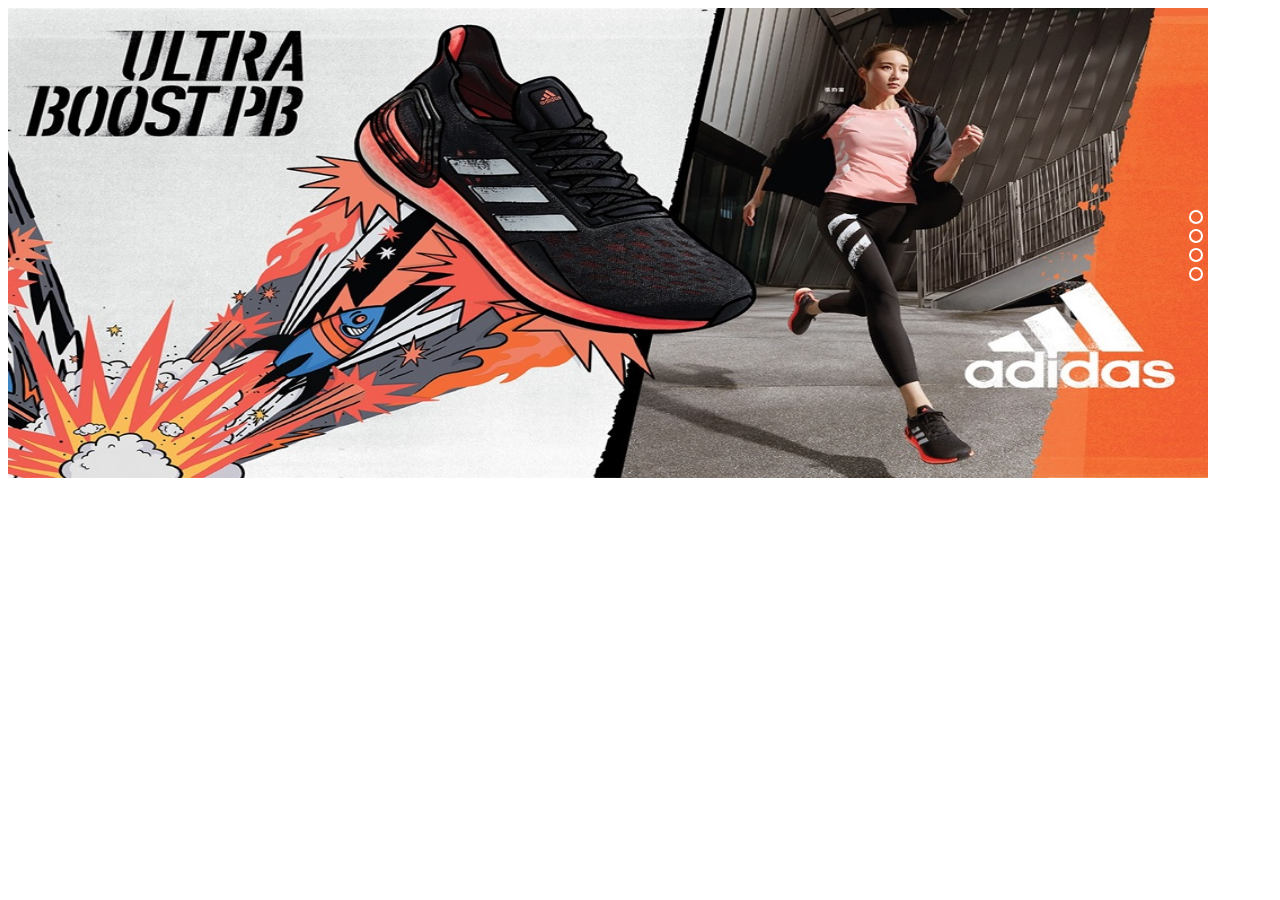
<file: slider2.html>
<!DOCTYPE html>
<html lang="en">
<head>
  <meta charset="UTF-8">
  <meta name="viewport" content="width=device-width, initial-scale=1.0">
  <title>Document</title>
  <link rel="stylesheet" href="slider2.css">
  <script src="https://cdnjs.cloudflare.com/ajax/libs/jquery/3.7.1/jquery.min.js"></script>

  <style>
  
  </style>
</head>
<body>
  <div class="outer">
    <div class="inner">
      <a href="#"><img src="./images/front page pic/banner/adi.jpg"></a>
      <a href="#"><img src="./images/front page pic/banner/sk.jpg"></a>
      <a href="#"><img src="./images/front page pic/banner/puma 1 2.jpg"></a>
      <a href="#"><img src="./images/front page pic/banner/nike 1.jpg"></a>
    </div>
    <ul class="contentButton">
    <!-- <li class="clicked"></li>
    <li></li>
    <li></li>
    <li></li> -->
  </ul>
  </div>
  

  <script src="./slide2.js"></script>
</body>
</html>
</file>
<file: css/front_page.css>
* {
  box-sizing: border-box;
 /* outline : 1px solid red */
}

body {
  padding: 0;
  margin: 0;
  background-color: #ececec;
  font-family: "Libre Caslon Text", serif;
  font-family: "Roboto", sans-serif;
}

/* ========= 導覽列 =========== */
header.header {
  position: sticky;
  top: 0;
  z-index: 2;
}

header.header div.block {
  /* border: 1px solid rebeccapurple; */
  width: 100%;
  background-color: white;
  box-shadow: 0px 2px 3px #cccccc;
  /* margin: 0 auto; */
}

header.header nav.nav {
  /* border: 1px solid darkgreen; */
  max-width: 1200px;
  width: 100%;
  display: flex;
  margin: 0 auto;
  justify-content: space-between;
}

header.header nav.nav a.logo {
  width: 140px;
  height: 60px;
  margin: 0;
}

header.header nav.nav a.logo > img {
  display: inline-block;
  vertical-align: bottom;
  width: 200px;
  height: 50px;
  margin-top: 4px;
}
/* ========== 漢堡按鈕 ============ */
header.header nav.nav span {
  display: none;
  /* border: 1px solid violet; */
  width: 35px;
  height: 35px;
  /* background-color: black; */
  margin-left: 15px;
  position: relative;
}

header.header nav.nav span::before {
  content: "";
  display: inline-block;
  position: absolute;
  left: 4px;
  top: 0;
  bottom: 0;
  margin: auto;
  width: 25px;
  height: 2px;
  background-color: black;
  box-shadow: 0px 7px 0px black, 0px -7px 0px black;
}

/* ========== 隱藏側邊攔 ========= */
div.flex_box {
  display: none;
  position: fixed;
  width: 100%;
  top: 62px;
  z-index: 2;
  height: 100%;
  /* transform: translateX(-100%); */
}

div.down{
  display: none;
}

main.main div.left {
  width: 400px;
  background-color: #fff;
  max-height: calc(100vh - 61px);
  overflow: auto;
}

div.right {
  border: 1px solid rebeccapurple;
  width: 100%;
  height: auto;
  background-color: black;
  opacity: 20%;
}

main.main ul.ul_list {
  /* border: 1px solid blue; */
  margin: 0;
  max-width: 200px;
  padding: 0;
}

main.main ul.ul_list > li {
  /* border: 1px solid salmon; */
  list-style: none;
  position: relative;
}

main.main ul.ul_list li:hover ul {
  display: block;
}

main.main ul.ul_list li > a {
  /* border: 1px solid darkgreen; */
  text-decoration: none;
  color: rgb(50, 50, 50);
  display: inline-block;
  margin: 15px;
}
/* ========== 隱藏側邊攔 三角形 ======== */
main.main ul.ul_list li > a::after {
  content: "";
  display: inline-block;
  border: 5px solid;
  border-color: black transparent transparent transparent;
  top: 24px;
  right: 15px;
  position: absolute;
}
/* ============ 導覽列 選單 ========= */

header.header ul.ul_list {
  /* border: 1px solid purple; */
  display: flex;
  margin: 0;
}

header.header ul.ul_list > li {
  /* border: 1px salmon; */
  list-style: none;
}

header.header ul.ul_list li:hover ul {
  display: block;
}

header.header ul.ul_list li > a {
  /* border: 1px solid darkgreen; */
  text-decoration: none;
  color: rgb(50, 50, 50);
  transform: scale(1, 1);
  display: inline-block;
  margin: 0 30px;
  margin-top: 20px;
}
/* ================ */
header.header ul.essay {
  /* border: 1px solid red; */
  position: absolute;
  padding: 0;
  background-color: white;
  top: 65%;
  margin-top: 20px;
  margin-left: 30px;
  box-shadow: 2px 2px 2px #cccccc;
  display: none;
}

header.header ul.essay li {
  padding: 0;
  /* border: 1px solid blue; */
  list-style: none;
  /* padding-bottom: 15px; */
}

header.header ul.essay li > a {
  padding-bottom: 15px;
  font-size: 14px;
}

header.header ul.ul_list li a:hover {
  color: rgb(103, 103, 103);
  transform: scale(1.1);
}

/* ============ 導覽列 icon ========= */
header.header div.nav_icon {
  display: flex;
  align-items: center;
  /* border: 1px solid darkgreen; */
  text-align: center;
  max-width: 200px;
}

header.header div.nav_icon a {
  display: inline-block;
  text-decoration: none;
  /* border: 1px solid darkgreen; */
}

header.header div.nav_icon a img {
  /* border: 1px solid darkorchid; */
  display: inline-block;
  margin: 4px 6px;
  width: 23px;
  height: 23px;
}

@media screen and (min-width: 375px) and (max-width: 575.98px){
  
}
/*-------------- nav 575.98 -------------  */

@media screen and (max-width: 575.98px) {
  header.header div.block {
    width: 100%;
  }

  header.header nav.nav {
    /* border: 1px solid red; */
    width: 100%;
    display: grid;
    grid-template-columns: repeat(3, auto);
  }

  header.header nav.nav span {
    /* border: 1px solid darkblue; */
    display: block;
    margin-top: 10px;
  }

  header.header ul.ul_list {
    display: none;
  }

  div.flex_box {
    display: flex;
    transform: translateX(-100%);
    transition: 1s;
  }

  div.flex_box.-on {
    transform: translateX(0%);
  }

  div.flex_box ul.ul_list > li a {
  }

  div.down {
    /* border: 1px solid darkred; */
    margin-left: 30px;
  }

  div.down span {
    /* border: 1px solid rebeccapurple; */
    display: block;
  }

  div.down span > a {
    display: block;
    /* border:1px solid darkcyan; */
    text-decoration: none;
    color: rgb(75, 75, 75);
    /* width: 200px; */
    /* margin-left: 20px; */
    padding: 7px;
    font-size: 15px;
    margin-bottom: 5px;
  }
}

/* ------ nav 577px - 767px------ */
@media (min-width:577) and (max-width:767){
  header.header div.block {
    width: 100%;
  }

  header.header nav.nav {
    /* border: 1px solid red; */
    width: 100%;
    display: grid;
    grid-template-columns: repeat(3, auto);
  }

  header.header nav.nav span {
    /* border: 1px solid darkblue; */
    display: block;
    margin-top: 10px;
  }

  header.header ul.ul_list {
    display: none;
  }

  div.flex_box {
    display: flex;
    transform: translateX(-100%);
    transition: 1s;
  }

  div.flex_box.-on {
    transform: translateX(0%);
  }

  div.flex_box ul.ul_list > li a {
  }

  div.down {
    /* border: 1px solid darkred; */
    margin-left: 30px;
  }

  div.down span {
    /* border: 1px solid rebeccapurple; */
    display: block;
  }

  div.down span > a {
    display: block;
    /* border:1px solid darkcyan; */
    text-decoration: none;
    color: rgb(75, 75, 75);
    /* width: 200px; */
    /* margin-left: 20px; */
    padding: 7px;
    font-size: 15px;
    margin-bottom: 5px;
  }
}
/* ------ nav 576px - 767.98px------ */
@media screen and (min-width: 576px) and (max-width: 767.98px) {
  header.header div.block {
    /* border: 1px solid darkblue; */
    width: 100%;
  }

  header.header nav.nav {
    /* border: 1px solid red; */
    width: 100%;
    display: grid;
    grid-template-columns: repeat(3, auto);
  }

  header.header nav.nav span {
    /* border: 1px solid darkblue; */
    display: block;
    margin-top: 10px;
  }

  header.header ul.ul_list {
    display: none;
  }

  div.flex_box {
    display: flex;
    transform: translateX(-100%);
    transition: 1s;
  }

  div.flex_box.-on {
    transform: translateX(0%);
  }

  div.down {
    /* border: 1px solid darkred; */
    margin-left: 30px;
  }

  div.down span {
    /* border: 1px solid rebeccapurple; */
    display: block;
  }

  div.down span > a {
    display: block;
    /* border:1px solid darkcyan; */
    text-decoration: none;
    color: rgb(75, 75, 75);
    /* width: 200px; */
    /* margin-left: 20px; */
    padding: 7px;
    font-size: 15px;
    margin-bottom: 5px;
  }
}

/* ---- nav 768px - 991.98px------ */
@media screen and (min-width: 768px) and (max-width: 991.98px) {
  header.header div.block {
    /* border: 1px solid darkblue; */
    width: 100%;
  }

  header.header nav.nav {
    /* border: 1px solid red; */
    width: 100%;
    display: grid;
    grid-template-columns: repeat(3, auto);
  }

  header.header nav.nav span {
    /* border: 1px solid darkblue; */
    display: block;
    margin-top: 10px;
  }

  header.header ul.ul_list {
    display: none;
  }

  div.flex_box {
    display: flex;
    transform: translateX(-100%);
    transition: 1s;
  }

  div.flex_box.-on {
    transform: translateX(0%);
  }

  div.down {
    /* border: 1px solid darkred; */
    margin-left: 30px;
  }

  div.down span {
    /* border: 1px solid rebeccapurple; */
    display: block;
  }

  div.down span > a {
    display: block;
    /* border:1px solid darkcyan; */
    text-decoration: none;
    color: rgb(75, 75, 75);
    /* width: 200px; */
    /* margin-left: 20px; */
    padding: 7px;
    font-size: 15px;
    margin-bottom: 5px;
  }
}

/* ---- nav 992px - 1199.98px------ */
@media screen and (min-width: 992px) and (max-width: 1199.98px) {
  header.header div.block {
    /* border: 1px solid darkblue; */
    width: 100%;
  }

  header.header nav.nav {
    /* border: 1px solid red; */
    width: 100%;
    display: grid;
    grid-template-columns: repeat(3, auto);
  }

  header.header nav.nav span {
    /* border: 1px solid darkblue; */
    display: block;
    margin-top: 10px;
  }

  header.header ul.ul_list {
    display: none;
  }

  div.flex_box {
    display: flex;
    transform: translateX(-100%);
    transition: 1s;
  }

  div.flex_box.-on {
    transform: translateX(0%);
  }

  div.down {
    /* border: 1px solid darkred; */
    margin-left: 30px;
  }

  div.down span {
    /* border: 1px solid rebeccapurple; */
    display: block;
  }

  div.down span > a {
    display: block;
    /* border:1px solid darkcyan; */
    text-decoration: none;
    color: rgb(75, 75, 75);
    /* width: 200px; */
    /* margin-left: 20px; */
    padding: 7px;
    font-size: 15px;
    margin-bottom: 5px;
  }
}

/* ========= banner 輪播圖=========== */
main.main {
  /* border: 3px solid darkgreen; */
  margin-top: 20px;
  /* margin-bottom: 40px; */
}

main.main section.sec {
  /* border: 1px solid darkblue; */
  margin-bottom: 30px;
}

div.outer {
  /* border: 5px solid red; */
  width: 1200px;
  height: 470px;
  overflow: hidden;
  position: relative;
  margin: 0 auto;
}

div.inner {
  width: 100%;
  height: 100%;
  position: relative;
  display: flex;
}

div.inner a {
  width: 100%;
  height: 100%;
  flex-shrink: 0;
}

div.inner a > img {
  width: 100%;
  height: 100%;
  flex-shrink: 0;
}

ul.contentButton {
  max-width: 1200px;
  /* border: 1px solid darkblue; */
  padding: 0;
  margin: 0;
  /* display: flex; */
  justify-content: center;
  position: absolute;
  top: 42%;
  /* left: 46%; */
  right: 0%;
}

ul.contentButton li {
  border: 2px solid white;
  list-style: none;
  width: 10px;
  height: 10px;
  border-radius: 50%;
  margin: 5px;
}

ul.contentButton li.clicked {
  background-color: black;
}


  

/*--------- banner 575.98 -----------*/

@media screen and (max-width: 575.98px) {
  main.main {
    /* border: 3px solid darkgreen; */
    margin-top: 20px;
    /* margin-bottom: 40px; */
  }

  main.main section.sec {
    /* border: 1px solid darkblue; */
    margin-bottom: 30px;
  }

  div.outer {
    /* border: 5px solid red; */
    width: 364px;
    height: 300px;
    overflow: hidden;
  }

  div.inner {
    /* border: 2px solid darkblue; */
    width:450px;
    }

    div.inner a{
      width: 450px;
    }

    div.inner a > img {
      width: 450px;
      /* transform: translate(-30%); */
      /* object-fit: cover; */
    }
  }

/*---- banner 576px - 767.98px --------*/
@media screen and (min-width: 576px) and (max-width: 767.98px) {
  main.main {
    /* border: 3px solid darkgreen; */
    margin-top: 20px;
    /* margin-bottom: 40px; */
    overflow: hidden;
  }

  main.main section.sec {
    /* border: 1px solid darkblue; */
    margin: 0 auto;
    margin-bottom: 30px;
    width: 570px;
  }

  div.outer {
    /* border: 5px solid red; */
    width: 570x;
    height: 350px;
    margin-left: auto;
  }

  div.inner {
    /* border: 2px solid darkblue; */
    width:100%;
    }

    div.inner a > img {
      width: 570px;
      /* transform: translate(-30%); */
      /* object-fit: cover; */
    }

    ul.contentButton {
      width:50px;
      /* border: 1px solid darkblue; */
      padding: 0;
      margin: 0;
      /* display: flex; */
      justify-content: center;
      position: absolute;
      top: 42%;
      left: 46%;
      /* right: 0%; */
    }
  }


/* ---- banner 768px - 991.98px------ */
@media screen and (min-width: 768px) and (max-width: 991.98px) {
  main.main {
    /* border: 3px solid darkgreen; */
    margin-top: 20px;
    /* margin-bottom: 40px; */
    overflow: hidden;
  }

  main.main section.sec {
    /* border: 1px solid darkblue; */
    margin: 0 auto;
    margin-bottom: 30px;
    width: 700px;
  }

  div.outer {
    /* border: 5px solid red; */
    width: 700x;
    height: 350px;
    margin-left: auto;
  }

  div.inner {
    /* border: 2px solid darkblue; */
    width:100%;
    }

    div.inner a > img {
      width: 700px;
      /* transform: translate(-30%); */
      /* object-fit: cover; */
    }

    ul.contentButton {
      width:100%;
      /* border: 1px solid darkblue; */
      padding: 0;
      margin: 0;
      /* display: flex; */
      justify-content: center;
      position: absolute;
      top: 42%;
      left:56%;
      /* right: 0%; */
    }
}

/* ---- banner 992px - 1199.98px------ */
@media screen and (min-width: 992px) and (max-width: 1199.98px) {
  main.main {
    /* border: 3px solid darkgreen; */
    margin-top: 20px;
    /* margin-bottom: 40px; */
    overflow: hidden;
  }

  main.main section.sec {
    /* border: 1px solid darkblue; */
    margin: 0 auto;
    margin-bottom: 30px;
    width: 1000px;
  }

  div.outer {
    /* border: 5px solid red; */
    width: 1000x;
    height: 350px;
    margin-left: auto;
  }

  div.inner {
    /* border: 2px solid darkblue; */
    width:100%;
    }

    div.inner a > img {
      width: 1000px;
      /* transform: translate(-30%); */
      /* object-fit: cover; */
    }

    ul.contentButton {
      width:100%;
      /* border: 1px solid darkblue; */
      padding: 0;
      margin: 0;
      /* display: flex; */
      justify-content: center;
      position: absolute;
      top: 42%;
      left: 81%;
      /* right: 30%; */
    }
}
/* ============ section pic ========= */

section ul.pic {
  /* border: 3px solid rebeccapurple; */
  margin: 0px;
  padding: 0;
  display: flex;
  justify-content: center;
  max-width: 100%;
}

section ul.pic li.list {
  /* border: 2px solid aqua; */
  list-style: none;
  text-align: center;
  max-width: 500px;
}

section ul.pic li.list a > img {
  /* border: 1px solid darkred; */
  max-width: 100%;
}

section ul.pic li.list.nike a > img {
  display: inline-block;
  width: 100%;
  flex-shrink: 0;
}

section ul.pic li.list.nike {
  margin-left: 25px;
}

section ul.pic li.list > a {
  text-decoration: none;
  font-size: 25px;
}

section ul.pic li.list a > h2 {
  /* border: 1px solid darkgreen; */
  margin: 0;
  font-size: 40px;
  color: black;
  font-weight: bold;
}

section ul.pic li.kid {
  margin-left: 25px;
}

section ul.pic li.list p {
  /* border: 1px solid blue; */
  background-color: #a1c4fd;
  text-decoration: none;
  display: inline-block;
  text-align: left;
  padding-left: 16px;
  width: 105px;
  height: 35px;
  margin: 15px;
  color: white;
  font-weight: bold;
  text-shadow: -1px -1px 5px rgba(0, 0, 0, 0.35);
  position: relative;
}
/* ============ shop 三角形 ========= */
section ul.pic li.list p::after {
  content: "";
  display: inline-block;
  /* width: 10px; */
  /* height: 10px; */
  border: 10px solid;
  border-color: transparent transparent transparent white;
  margin-left: 10px;
  position: absolute;
  top: 7px;
}

/*---------- sec pic 575.98----------*/

@media screen and (max-width: 575.98px) {
  section ul.pic {
    display: block;
    width: 450px;
    margin: 0 auto;
  }

  section ul.pic li.list a > h2 {
    font-size: 32px;
    font-weight: bold;
  }

  section ul.pic li.list.nike {
    margin: 0;
  }

  section ul.pic li.kid {
    margin: 0;
  }
}
/* ------ sec 576px - 767.98px------ */
@media screen and (min-width: 576px) and (max-width: 767.98px) {
  section ul.pic li.list {
    padding: 10px;
    width: 500px;
  }

  section ul.pic li.list a > img {
    width: 100%;
  }

  section ul.pic li.list > a {
    font-size: 25px;
  }

  section ul.pic li.list a > h2 {
    font-size: 22px;
  }
}

/* ---- sec 768px - 991.98px------ */
@media screen and (min-width: 768px) and (max-width: 991.98px) {
  section ul.pic {
    /* border: 3px solid rebeccapurple; */
    margin: 0px;
    padding: 0;
    display: flex;
    justify-content: center;
    width: 100%;
  }

  section ul.pic li.list {
    /* border: 2px solid aqua; */
    list-style: none;
    text-align: center;
    width: 500px;
    padding: 10px;
  }

  section ul.pic li.list a > img {
    /* border: 1px solid darkred; */
    max-width: 100%;
  }

  section ul.pic li.list.nike a > img {
    display: inline-block;
    width: 100%;
    flex-shrink: 0;
  }

  section ul.pic li.list a > h2 {
    font-size: 30px;
  }

  section ul.pic li.kid {
    margin-left: 25px;
  }
}
/* ============ shop 三角形 ========= */
section ul.pic li.list p::after {
  content: "";
  display: inline-block;
  /* width: 10px; */
  /* height: 10px; */
  border: 10px solid;
  border-color: transparent transparent transparent white;
  margin-left: 10px;
  position: absolute;
  top: 7px;
}

/* ============ 服裝 ========== */

div.shirt_text h2 {
  /* border: 2px solid black; */
  text-align: center;
  font-size: 40px;
}

/* ============ 服飾文章 ========== */

article.card {
  /* border: 3px solid darkgreen; */
  display: flex;
  justify-content: space-around;
  margin: 0 auto;
  flex-wrap: wrap;
  width: 1150px;
}

section div.shirt_text {
  /* background-color: rgb(163, 159, 159); */
}

section div.img_block {
  /* border: 1px solid purple; */
  width: 360px;
  height: 380px;
  position: relative;

  margin: 0 10px 45px;
}

section div.img_block span.box {
  display: block;
  /* border: 3px solid saddlebrown; */
  height: 250px;
  position: absolute;
  width: 360px;
  bottom: -30px;
  background-color: white;
}

section div.img_block a img {
  width: 100%;
  vertical-align: bottom;
}

section div.content_box {
  /* border: 3px solid darkgreen; */
  width: 330px;
  height: 250px;
  background-color: white;
  position: absolute;
  right: 0px;
  bottom: 10px;
  z-index: 1;
  padding: 15px;
}

section div.content_box span {
  font-size: 10px;
  color: rgb(50, 50, 50);
}

section div.content_box h3 {
  font-size: 25px;
  margin: 10px 0px;
}

section div.content_box h3 a {
  text-decoration: none;
  color: black;
}

section div.content_box p {
  color: rgb(50, 50, 50);
  display: block;
  /* white-space: nowrap; */
  overflow: hidden;
  text-overflow: ellipsis;
}

section div.read {
  margin-top: 16px;
  margin-bottom: 32px;
}

section div.read a {
  text-decoration: none;
  color: goldenrod;
}
/*-----------服飾文章 575.98--------*/
@media screen and (max-width: 575.98px) {
  article.card {
    width: 100%;
    display: grid;
    row-gap: 30px;
  }

  section div.img_block {
    /* border: 1px solid darkblue; */
    /* margin:  auto; */
  }

  section div.read {
    /* border: 1px solid teal; */
    width: 100%;
    text-align: center;
  }
}

/* ---- 服飾文章 576px - 767.98px------ */
@media screen and (min-width: 576px) and (max-width: 767.98px) {
  /* ============ 服裝 ========== */

  div.shirt_text h2 {
    font-size: 30px;
  }

  /* ============ 服飾文章 ========== */

  article.card {
    /* border: 3px solid darkgreen; */
    display: grid;
    grid-template-columns: auto auto;
    /* column-gap: 40px; */
    max-width: 100%;
  }

  section div.shirt_text {
    /* background-color: rgb(163, 159, 159); */
  }

  section div.img_block {
    /* border: 2px solid purple; */
    width: 290px;
    height: 330px;
    position: relative;
    /* margin-right: 10px; */

    margin: 0 10px 45px;
  }

  section div.img_block span.box {
    display: block;
    /* border: 3px solid saddlebrown; */
    height: 200px;
    position: absolute;
    width: 290px;
    bottom: -30px;
    background-color: white;
    bottom: 0;
    right: 0;
  }

  section div.img_block a img {
    width: 100%;
    vertical-align: bottom;
  }

  section div.content_box {
    /* border: 3px solid darkgreen; */
    width: 280px;
    height: 200px;
    background-color: white;
    position: absolute;
    right: 0px;
    bottom: 10px;
    z-index: 1;
    padding: 15px;
  }

  section div.content_box span {
    font-size: 12px;
    color: rgb(50, 50, 50);
  }

  section div.content_box h3 {
    font-size: 18px;
    margin: 10px 0px;
  }

  section div.content_box h3 a {
    text-decoration: none;
    color: black;
  }

  section div.content_box p {
    color: rgb(50, 50, 50);
    display: block;
    /* white-space: nowrap; */
    overflow: hidden;
    text-overflow: ellipsis;
  }

  section div.read {
    /* border: 1px solid darkblue; */
    display: none;
  }

  section div.read a {
    /* border: 1px solid darkcyan; */
    text-decoration: none;
    color: goldenrod;
  }
}

/* ---- 服飾文章 768px - 991.98px------ */
@media screen and (min-width: 768px) and (max-width: 991.98px) {
  /* ============ 服裝 ========== */

  div.shirt_text h2 {
    font-size: 30px;
  }

  /* ============ 服飾文章 ========== */

  article.card {
    /* border: 3px solid darkgreen; */
    display: grid;
    grid-template-columns: auto auto;
    /* column-gap: 40px; */
    max-width: 100%;
  }

  section div.img_block {
    /* border: 1px solid purple; */
    width: 360px;
    height: 390px;
  }

  section div.img_block span.box {
    /* border: 3px solid saddlebrown; */
    height: 250px;
    width: 360px;
    margin-bottom: 20px;
  }

  section div.img_block a img {
    width: 100%;
  }

  section div.content_box {
    /* border: 3px solid darkgreen; */
    width: 330px;
    height: 250px;
  }

  section div.content_box span {
    font-size: 12px;
    color: rgb(50, 50, 50);
  }

  section div.content_box h3 {
    font-size: 18px;
    margin: 10px 0px;
  }
  section div.read {
    /* border: 1px solid darkblue; */
    display: none;
  }
}

/* ---- 服飾文章 992px - 1199.98px------ */
@media screen and (min-width: 992px) and (max-width: 1199.98px) {
  /* ============ 服裝 ========== */

  div.shirt_text h2 {
    font-size: 30px;
  }

  /* ============ 服飾文章 ========== */

  article.card {
    /* border: 3px solid darkgreen; */
    display: grid;
    grid-template-columns: auto auto;
    /* column-gap: 40px; */
    max-width: 100%;
  }

  section div.img_block {
    /* border: 1px solid purple; */
    width: 360px;
    height: 390px;
  }

  section div.img_block span.box {
    /* border: 3px solid saddlebrown; */
    height: 250px;
    width: 360px;
    margin-bottom: 20px;
  }

  section div.img_block a img {
    width: 100%;
  }

  section div.content_box {
    /* border: 3px solid darkgreen; */
    width: 330px;
    height: 250px;
  }

  section div.content_box span {
    font-size: 12px;
    color: rgb(50, 50, 50);
  }

  section div.content_box h3 {
    font-size: 18px;
    margin: 10px 0px;
  }
  section div.read {
    /* border: 1px solid darkblue; */
    display: none;
  }
}

/* ============ footer ========== */

footer {
  /* border: 1px solid darkblue; */
  max-width: 1200px;
  /* width: 100%; */
  margin: 0 auto;
}

footer div.footer_flex {
  /* border: 2px solid black; */
  display: flex;
  justify-content: space-around;
  margin-bottom: 30px;
  max-width: 1200px;
}

footer div.customer {
  /* border: 2px solid purple; */
}

footer div.customer ul {
  padding: 0;
}

footer div.customer ul li > a {
  text-decoration: none;
  display: inline-block;
  color: rgb(50, 50, 50);
  margin-bottom: 5px;
  font-size: 14px;
}

footer div.customer ul > li {
  list-style: none;
}

footer div.connection ul > li {
  list-style: none;
}

footer div.connection ul {
  padding: 0;
}

footer div.community p {
  width: 150px;
  margin: 0 auto;
}

footer div.community p a {
  margin: 0 10px;
}

footer div.community p a > img {
  width: 20px;
  height: 20px;
}

footer p.reference {
  /* border: 1px solid darkblue; */
  max-width: 1200px;
  width: 100%;
  text-align: center;
  font-size: 16px;
  color: rgb(255, 45, 45);
  font-weight: bold;
  margin: 10px auto;
}
/*-------footer 575.98 --------*/
@media screen and (max-width: 575.98px) {
  footer {
    /* border: 1px solid saddlebrown; */
    width: 100%;
  }

  footer div.footer_flex {
    display: grid;
    row-gap: 20px;
    justify-content: flex-start;
  }

  footer div.customer {
    /* border: 1px solid darkorange; */
    margin-left: 20px;
  }

  footer div.connection {
    /* border: 1px solid darkorange; */
    margin-left: 20px;
  }

  footer p.reference {
    /* border: 1px solid red ; */
    width: 100%;
    padding: 8px;
  }
}
</file>
<file: css/apparel.css>
* {
  box-sizing: border-box;
  /* outline: 1px solid red; */
}

body {
  padding: 0;
  margin: 0;
  background-color: #ececec;
  font-family: "Libre Caslon Text", serif;
  font-family: "Roboto", sans-serif;
  
}

/* ========= 導覽列 =========== */
header.header{
  position: sticky;
  top: 0;
  z-index: 2;
}

header.header div.block {
  /* border: 1px solid rebeccapurple; */
  width: 100%;
  background-color: white;
  box-shadow: 0px 2px 3px #cccccc;
  /* margin: 0 auto; */

}

header.header nav.nav {
  /* border: 1px solid darkgreen; */
  max-width: 1200px;
  width: 100%;
  display: flex;
  margin: 0 auto;
  justify-content: space-between;
}

header.header nav.nav a.logo {
  width: 140px;
  height: 60px;
  margin: 0;
}

header.header nav.nav a.logo > img {
  display: inline-block;
  vertical-align: bottom;
  width: 200px;
  height: 50px;
  margin-top: 4px;
}
/* ========== 漢堡按鈕 ============ */
header.header nav.nav span{
  display: none;
  /* border: 1px solid violet; */
  width: 35px;
  height: 35px;
  /* background-color: black; */
  margin-left: 15px;
  position: relative;
}

header.header nav.nav span::before{
  content: "";
  display: inline-block;
  position: absolute;
  left: 4px;
  top: 0;
  bottom: 0;
  margin: auto;
  width: 25px;
  height: 2px;
  background-color: black;
  box-shadow: 0px 7px 0px black, 0px -7px 0px black;
  
}

  /* ========== 隱藏側邊攔 ========= */
  div.flex_box{
    
    display: none;
    position: fixed;
    width: 100%;
    top: 62px;
    z-index: 2;
    height: 100%;
    /* transform: translateX(-100%); */
  }

  main.main div.leftone{
    width: 400px;
    background-color: #fff;
    max-height: calc(100vh - 61px);
    overflow: auto;
  }

  div.rightone{
    border: 1px solid rebeccapurple;
    width: 100%;
    height: auto;
    background-color: black;
    opacity: 20%;
  }

  main.main ul.ul_list {
    /* border: 1px solid blue; */
    margin: 0;
    max-width: 200px;
    padding: 0;
  }
  
  main.main ul.ul_list > li {
    /* border: 1px solid salmon; */
    list-style: none;
    position: relative;
  }
  
  main.main ul.ul_list li:hover ul{
    display: block;
  }
  
  main.main ul.ul_list li > a {
    /* border: 1px solid darkgreen; */
    text-decoration: none;
    color: rgb(50, 50, 50);
    display: inline-block;
    margin: 15px;
    
  }
/* ========== 隱藏側邊攔 三角形 ======== */
main.main ul.ul_list li > a::after{
  content:'';
  display: inline-block;
  border: 5px solid ;
  border-color: black transparent transparent transparent;
  top:24px;
  right: 15px;
  position: absolute;
}
/* ============ 導覽列 選單 ========= */

header.header ul.ul_list {
  /* border: 1px solid purple; */
  display: flex;
  margin: 0;
  
}

header.header ul.ul_list > li {
  /* border: 1px salmon; */
  list-style: none;

}

header.header ul.ul_list li:hover ul{
  display: block;
}

header.header ul.ul_list li > a {
  /* border: 1px solid darkgreen; */
  text-decoration: none;
  color: rgb(50, 50, 50);
  transform: scale(1, 1);
  display: inline-block;
  margin: 0 30px;
  margin-top: 20px;
}
/* ================ */
header.header ul.essay{
  /* border: 1px solid red; */
  position: absolute;
  padding: 0;
  background-color: white;
  top: 65%;
  margin-top: 20px;
  margin-left: 30px;
  box-shadow: 2px 2px 2px #cccccc;
  display: none;
  
  
}


header.header ul.essay li{
  padding: 0;
  /* border: 1px solid blue; */
  list-style: none;
  /* padding-bottom: 15px; */
}

header.header ul.essay li > a{
  padding-bottom: 15px;
  font-size: 14PX;
}



header.header ul.ul_list li a:hover {
  color: rgb(103, 103, 103);
  transform: scale(1.1);
}

/* ============ 導覽列 icon ========= */
header.header div.nav_icon {
  display:flex;
  align-items: center;
  /* border: 1px solid darkgreen; */
  text-align: center;
  max-width: 200px;
}

header.header div.nav_icon a {
  display: inline-block;
  text-decoration: none;
  /* border: 1px solid darkgreen; */
}

header.header div.nav_icon a img {
  /* border: 1px solid darkorchid; */
  display: inline-block;
  margin: 4px 6px;
  width: 23px;
  height: 23px;
}
/*-------------- nav 575.98 -------------  */

@media screen and (max-width: 575.98px) {
  header.header div.block {
    width: 100%;
  }

  header.header nav.nav {
    /* border: 1px solid red; */
    width: 100%;
    display: grid;
    grid-template-columns: repeat(3,auto);
    
  }

  header.header nav.nav span{
    /* border: 1px solid darkblue; */
    display: block;
    margin-top: 10px;
  }

  header.header ul.ul_list {
    display: none;
  }
  
  header.header div.nav_icon a:nth-child(2){
    display: none; 
  }

  header.header nav.nav a.logo > img {
    /* margin-left: 40px; */
    /* border: 1px solid darkgoldenrod; */
  }

  header.header div.nav_icon {
   /* border: 1px solid darkblue; */
  }

  header.header nav.nav a.logo{
    /* border: 1px solid forestgreen; */
    /* width: 100px; */
  }
  
  div.flex_box{
    display: flex;
    transform: translateX(-100%);
    transition: 1s;
  }

  div.flex_box.-on{
    transform: translateX(0%);
  }

  div.flex_box ul.ul_list>li a{
    
  }

  div.down{
    /* border: 1px solid darkred; */
    margin-left: 30px;
  }

  div.down span{
    /* border: 1px solid rebeccapurple; */
    display: block;
  }

  div.down span > a{
    display: block;
    /* border:1px solid darkcyan; */
    text-decoration: none;
    color: rgb(75, 75, 75);
    /* width: 200px; */
    /* margin-left: 20px; */
    padding: 7px;
    font-size: 15px;
    margin-bottom: 5px;
  }

}

/* ------ nav 576px - 767.98px------ */
@media screen and (min-width: 576px) and (max-width: 767.98px) {
  header.header div.block {
    /* border: 1px solid darkblue; */
    width: 100%;
  }

  header.header nav.nav {
    /* border: 1px solid red; */
    width: 100%;
    display: grid;
    grid-template-columns: repeat(3, auto);
  }

  header.header nav.nav span {
    /* border: 1px solid darkblue; */
    display: block;
    margin-top: 10px;
  }

  header.header ul.ul_list {
    display: none;
  }

  div.flex_box {
    display: flex;
    transform: translateX(-100%);
    transition: 1s;
  }

  div.flex_box.-on {
    transform: translateX(0%);
  }

  div.down {
    /* border: 1px solid darkred; */
    margin-left: 30px;
  }

  div.down span {
    /* border: 1px solid rebeccapurple; */
    display: block;
  }

  div.down span > a {
    display: block;
    /* border:1px solid darkcyan; */
    text-decoration: none;
    color: rgb(75, 75, 75);
    /* width: 200px; */
    /* margin-left: 20px; */
    padding: 7px;
    font-size: 15px;
    margin-bottom: 5px;
  }
}

/* ---- nav 768px - 991.98px------ */
@media screen and (min-width: 768px) and (max-width: 991.98px) {
  header.header div.block {
    /* border: 1px solid darkblue; */
    width: 100%;
  }

  header.header nav.nav {
    /* border: 1px solid red; */
    width: 100%;
    display: grid;
    grid-template-columns: repeat(3, auto);
  }

  header.header nav.nav span {
    /* border: 1px solid darkblue; */
    display: block;
    margin-top: 10px;
  }

  header.header ul.ul_list {
    display: none;
  }

  div.flex_box {
    display: flex;
    transform: translateX(-100%);
    transition: 1s;
  }

  div.flex_box.-on {
    transform: translateX(0%);
  }

  div.down {
    /* border: 1px solid darkred; */
    margin-left: 30px;
  }

  div.down span {
    /* border: 1px solid rebeccapurple; */
    display: block;
  }

  div.down span > a {
    display: block;
    /* border:1px solid darkcyan; */
    text-decoration: none;
    color: rgb(75, 75, 75);
    /* width: 200px; */
    /* margin-left: 20px; */
    padding: 7px;
    font-size: 15px;
    margin-bottom: 5px;
  }
}

/* ---- nav 992px - 1199.98px------ */
@media screen and (min-width: 992px) and (max-width: 1199.98px) {
  header.header div.block {
    /* border: 1px solid darkblue; */
    width: 100%;
  }

  header.header nav.nav {
    /* border: 1px solid red; */
    width: 100%;
    display: grid;
    grid-template-columns: repeat(3, auto);
  }

  header.header nav.nav span {
    /* border: 1px solid darkblue; */
    display: block;
    margin-top: 10px;
  }

  header.header ul.ul_list {
    display: none;
  }

  div.flex_box {
    display: flex;
    transform: translateX(-100%);
    transition: 1s;
  }

  div.flex_box.-on {
    transform: translateX(0%);
  }

  div.down {
    /* border: 1px solid darkred; */
    margin-left: 30px;
  }

  div.down span {
    /* border: 1px solid rebeccapurple; */
    display: block;
  }

  div.down span > a {
    display: block;
    /* border:1px solid darkcyan; */
    text-decoration: none;
    color: rgb(75, 75, 75);
    /* width: 200px; */
    /* margin-left: 20px; */
    padding: 7px;
    font-size: 15px;
    margin-bottom: 5px;
  }
}


/* ========= 首頁 / 潮流話題 / 球鞋激推 =========== */


main.main div.sort ul.sort_display {
  margin: 0;
  /* border: 1px solid green; */
  padding: 0;
  display: flex;
  height: 40px;
  align-items: center;
  background-color: #eeeeee;
}

main.main div.sort ul.sort_display li {
  list-style: none;
  /* border: 1px solid darkblue; */
  margin-left: 10px;
}

main.main div.sort ul.sort_display li > a:hover{
  color: gray
}

main.main div.sort ul.sort_display li::before {
  content: "/";
  
}

main.main div.sort ul.sort_display > li:first-child::before {
  display: none;
}

main.main ul.sort_display > li a :hover{
  color: aqua;
}

main.main div.sort ul.sort_display li > a {
  /* border: 1px solid  blueviolet; */
  display: inline-block;
  text-decoration: none;
  color: black;
  padding: 5px;
  font-size: 12px;
  margin-left: 5px;
}
/* ============ 左側欄 ========== */
main.main div.apparel_flex{
  /* border: 1px solid red; */
  display: flex;
  background-color: #fff;
}
main.main div.apparel_flex div.left{
  /* border: 1px solid blue; */
  width: 290px;
  padding: 20px;
}

main.main div.apparel_flex div.left ul.ul_list{
  /* border: 1px solid black ; */
  padding: 0;
  margin-left: 20px;
  
}

main.main div.apparel_flex div.left ul.ul_list li{
  /* border: 1px solid darkorange; */
  list-style: none;
  margin-bottom: 12px;
  position: relative;

}

main.main div.apparel_flex div.left ul.ul_list li > a{
  text-decoration: none;
  color: black;
  display: block;
  padding: 12px;
  
}
/* ============ 三角形 ========== */

main.main div.apparel_flex div.left ul.ul_list li > a::after{
  content:'';
  display: inline-block;
  border: 5px solid ;
  border-color: black transparent transparent transparent;
  top:20px;
  right: 15px;
  position: absolute;
}

/* ============ 右側欄 ========== */

main.main div.apparel_flex div.right{
  /* border: 1px solid darkmagenta; */
  width: calc(100% - 290px);
 
}

div.right div.product_list{
  /* border: 2px solid darkblue; */
  max-width: 1200px;
}

main.main div.apparel_flex div.right div.product_list{
  /* border: 2px solid darkgreen; */
  display: flex;
  flex-wrap: wrap;
  justify-content: space-between;
  margin-top: 36px;
}

main.main div.apparel_flex div.right div.product_list > span{
  /* border: 2px solid  darkred; */
  display: inline-block;
  font-size: 24px;
  margin-bottom: 30px;
  position: relative;
}

main.main div.apparel_flex div.right div.rightlist{
  /* border: 1px solid black; */
  font-size: 0;
}

main.main div.apparel_flex div.right div.rightlist > span{
  border-bottom: 1px solid black;
  padding-bottom: 6px;
  display: inline-block;
  font-size: 16px;
  margin: 5px;
  width: 150px;
}
/* ============ img ========== */

main.main div.apparel_flex div.right div.card{
  /* border: 2px solid darkolivegreen; */
  max-width: 298px;
  margin-bottom: 20px;
   position: relative;
}

main.main div.apparel_flex div.right div.card a > img{
  /* border: 2px solid rebeccapurple; */
  height: 294px;
  width: 100%;
  /* overflow: hidden; */
  /* vertical-align: bottom; */
 
}

main.main div.apparel_flex div.right div.card div.price{
  /* border: 2px solid rgb(222, 222, 14); */
  width: 100%;
  height: 135px;
}

main.main div.img_flex div.price > h3{
  text-align: center;
  width: 100%;
  height: 47px;
}

main.main div.img_flex div.price > p{
  /* border: 2px solid darkorange; */
  font-size: 18px;
  font-weight: bold;
  text-align: center;
  margin: 0;
  /* padding: 3px; */
  
}

main.main div.img_flex div.price > p:last-child{
  font-size: 14px;
  text-decoration: line-through;
  /* margin-bottom: 5px; */
}

main.main div.img_flex{
  /* border: 2px solid darkblue; */
  display: grid;
  grid-template-columns: repeat(3, auto);;
  column-gap: 20px;
  max-width: 1415px;
}

div.card > a {
  width: 100%;
  text-decoration: none;
  display: block;
}

/* =========== img hover背景 ============ */
div.card a > span{
 display: block;
 /* border: 1px solid rgb(21, 125, 2); */
 width:297px;
 position: absolute;
 top: 0;
 height: 295px;
 opacity: 40%;
}

div.card a > span:hover{
  background-color: black;
  
} 

/* =========== 購物車按鈕 ============ */
.cart_button{
  /* border: 2px solid darkolivegreen; */
}

.add_cart{
  border:1px solid black;
  width: 100%;
  padding: 5px;
  font-size: 16px;
  border-radius: 4px;
  cursor: pointer;
}

.add_cart:hover{
  background-color: black;
  color: white;
}

 /* ====== 左右側欄 575.98px ======= */

@media screen and (max-width: 575.98px){
  main.main div.left{
    display: none;
  }

  /* ============ 右側欄 ========== */

main.main div.apparel_flex div.right{
  /* border: 2px solid darkmagenta; */
  width: 100%;
 
}


main.main div.apparel_flex div.right div.product_list{
  /* border: 2px solid darkgreen; */
  display: flex;
  justify-content: space-between;
  margin-top: 5px;
  
}

main.main div.apparel_flex div.right div.product_list > span{
  margin-left: 20px;
}

main.main div.apparel_flex div.right div.rightlist{
  /* border: 1px solid black; */
  font-size: 0;
}

/* ============ img ========== */


main.main div.apparel_flex div.right div.card a > img{
  /* border: 2px solid rebeccapurple; */
  height: 290px;
  width: 298px;
}

main.main div.img_flex div.price > p{
  font-size: 18px;
  font-weight: bold;
  text-align: center;
  margin: 0;
  padding: 3px;
  
}

main.main div.img_flex div.price > p:last-child{
  font-size: 14px;
  text-decoration: line-through;
  margin-bottom: 5px;
}

main.main div.img_flex{
  display: block;
}

main.main div.apparel_flex div.right div.card{
  /* border: 1px solid darkolivegreen; */
  max-width: 298px;
  margin-bottom: 20px;
   position: relative;
   margin: 0 auto;
   margin-bottom: 30px;
}


main.main div.img_flex div.price > h3{
  text-align: center;
  
}

main.main div.img_flex div.price > p{
  font-size: 18px;
  font-weight: bold;
  text-align: center;
  margin: 0;
  padding: 3px;
  
}

}

/* ------ 左右側欄 576px - 767.98px------ */
@media screen and (min-width: 576px) and (max-width: 767.98px){
  
  main.main div.left{
    display: none;
  }

  /* ============ 右側欄 ========== */

main.main div.apparel_flex div.right{
  /* border: 2px solid darkmagenta; */
  width: 100%;
 
}


main.main div.apparel_flex div.right div.product_list{
  /* border: 2px solid darkgreen; */
  width: 100%;
  display: flex;
  justify-content: space-between;
  margin-top: 5px;
  
}

main.main div.apparel_flex div.right div.product_list > span{
  margin-left: 20px;
}

main.main div.apparel_flex div.right div.rightlist{
  /* border: 1px solid black; */
  font-size: 0;
}

/* ============ img ========== */


main.main div.apparel_flex div.right div.card a > img{
  /* border: 2px solid rebeccapurple; */
  height: 240px;
  width: 248px;
}

main.main div.img_flex div.price > p{
  font-size: 18px;
  font-weight: bold;
  text-align: center;
  margin: 0;
  padding: 3px;
  
}

main.main div.img_flex div.price > p:last-child{
  font-size: 14px;
  text-decoration: line-through;
  margin-bottom: 5px;
}

main.main div.img_flex{
  display: grid;
  grid-template-columns: auto auto;
}

main.main div.apparel_flex div.right div.card{
  /* border: 1px solid darkolivegreen; */
  max-width: 248px;
  margin-bottom: 20px;
   position: relative;
   margin: 0 auto;
   margin-bottom: 30px;
}


main.main div.img_flex div.price > h3{
  text-align: center;
  
}

main.main div.img_flex div.price > p{
  font-size: 18px;
  font-weight: bold;
  text-align: center;
  margin: 0;
  padding: 3px;
  
}


div.card a > span{
  display: block;
  /* border: 1px solid rgb(21, 125, 2); */
  width:248px;
  position: absolute;
  top: 0;
  height: 240px;
  opacity: 40%;
 }
}

/* ---- 左右側欄 768px - 991.98px------ */
@media screen and (min-width: 768px) and (max-width: 991.98px){
  
  main.main div.left{
    display: none;
  }

  /* ============ 右側欄 ========== */

main.main div.apparel_flex div.right{
  /* border: 2px solid darkmagenta; */
  width: 100%;
 
}


main.main div.apparel_flex div.right div.product_list{
  /* border: 2px solid darkgreen; */
  display: flex;
  justify-content: space-between;
  margin-top: 5px;
  
}

main.main div.apparel_flex div.right div.product_list > span{
  margin-left: 20px;
}

main.main div.apparel_flex div.right div.rightlist{
  /* border: 1px solid black; */
  font-size: 0;
}

/* ============ img ========== */


main.main div.apparel_flex div.right div.card a > img{
  /* border: 2px solid rebeccapurple; */
  height: 240px;
  width: 248px;
}

main.main div.img_flex div.price > p{
  font-size: 18px;
  font-weight: bold;
  text-align: center;
  margin: 0;
  padding: 3px;
  
}

main.main div.img_flex div.price > p:last-child{
  font-size: 14px;
  text-decoration: line-through;
  margin-bottom: 5px;
}

main.main div.img_flex{
  display: grid;
  grid-template-columns: auto auto;
}

main.main div.apparel_flex div.right div.card{
  /* border: 1px solid darkolivegreen; */
  max-width: 248px;
  margin-bottom: 20px;
   position: relative;
   margin: 0 auto;
   margin-bottom: 30px;
}


main.main div.img_flex div.price > h3{
  text-align: center;
  
}

main.main div.img_flex div.price > p{
  font-size: 18px;
  font-weight: bold;
  text-align: center;
  margin: 0;
  padding: 3px;
  
}


div.card a > span{
  display: block;
  /* border: 1px solid rgb(21, 125, 2); */
  width:248px;
  position: absolute;
  top: 0;
  height: 240px;
  opacity: 40%;
 }
}



/* ---- 左右側欄 992px - 1199.98px------ */
@media screen and (min-width: 992px) and (max-width: 1199.98px){
  main.main div.left{
    display: none;
  }

  /* ============ 右側欄 ========== */

main.main div.apparel_flex div.right{
  /* border: 2px solid darkmagenta; */
  width: 100%;
 
}


main.main div.apparel_flex div.right div.product_list{
  /* border: 2px solid darkgreen; */
  display: flex;
  justify-content: space-between;
  margin-top: 5px;
  
}

main.main div.apparel_flex div.right div.product_list > span{
  margin-left: 20px;
}

main.main div.apparel_flex div.right div.rightlist{
  /* border: 1px solid black; */
  font-size: 0;
}

/* ============ img ========== */


main.main div.apparel_flex div.right div.card a > img{
  /* border: 2px solid rebeccapurple; */
  height: 290px;
  width: 298px;
}

main.main div.img_flex div.price > p{
  font-size: 18px;
  font-weight: bold;
  text-align: center;
  margin: 0;
  padding: 3px;
  
}

main.main div.img_flex div.price > p:last-child{
  font-size: 14px;
  text-decoration: line-through;
  margin-bottom: 5px;
}

main.main div.img_flex{
  display: grid;
  grid-template-columns: auto auto auto;
}

main.main div.apparel_flex div.right div.card{
  /* border: 1px solid darkolivegreen; */
  max-width: 298px;
  margin-bottom: 20px;
   position: relative;
   margin: 0 auto;
   margin-bottom: 30px;
}


main.main div.img_flex div.price > h3{
  text-align: center;
  
}

main.main div.img_flex div.price > p{
  font-size: 18px;
  font-weight: bold;
  text-align: center;
  margin: 0;
  padding: 3px;
  
}
}

/* ============ footer ========== */

footer{
  /* border: 1px solid darkblue; */
  max-width: 1200px;
  /* width: 100%; */
  margin: 0 auto;
}

footer div.footer_flex {
  /* border: 2px solid black; */
  display: flex;
  justify-content: space-around;
  margin-bottom: 30px;
  min-width: 1200px;
  
}

footer div.customer {
  /* border: 2px solid purple; */
}

footer div.customer ul {
  padding: 0;
}

footer div.customer ul li > a {
  text-decoration: none;
  display: inline-block;
  color: rgb(50, 50, 50);
  margin-bottom: 5px;
  font-size: 14px;
}

footer div.customer ul > li {
  list-style: none;
}


footer div.connection ul > li {
  list-style: none;
}

footer div.connection ul {
  padding: 0;
}

footer div.community p {
  width: 150px;
  margin: 0 auto;
}

footer div.community p a {
  margin: 0 10px;
}

footer div.community p a > img {
  width: 20px;
  height: 20px;
}

footer p.reference {
  /* border: 1px solid darkblue; */
  max-width: 1200px;
  width: 100%;
  text-align: center;
  font-size: 16px;
  color: rgb(255, 45, 45);
  font-weight: bold;
  margin:10px auto;
}

/* ------ footer 375px - 575.98px------ */
@media screen and (min-width: 375px) and (max-width: 575.98px){
  footer div.footer_flex {
    /* border: 1px solid darkblue; */
     min-width: 100%;
   }
}


/*-------footer 575.98 --------*/
@media screen and (max-width:575.98px){
  footer{
    /* border: 1px solid saddlebrown; */
    width: 100%;
    
  }

  footer div.footer_flex{
    display: grid;
    row-gap: 20px;
    justify-content: flex-start;
  }

  footer div.customer{
    /* border: 1px solid darkorange; */
    margin-left: 20px;
  }

  footer div.connection{
    /* border: 1px solid darkorange; */
    margin-left: 20px;
  }

  footer p.reference{
    /* border: 1px solid red ; */
    width: 100%;
    padding: 8px;
  }
}

/* ------ footer 576px - 767.98px------ */
@media screen and (min-width: 576px) and (max-width: 767.98px){
  
  footer div.footer_flex {
   /* border: 1px solid darkblue; */
    min-width: 500px;
  }
  
}

/* ---- footer 768px - 991.98px------ */
@media screen and (min-width: 768px) and (max-width: 991.98px){
  footer div.footer_flex {
    /* border: 1px solid darkblue; */
     min-width: 600px;
   }
}

/* ---- footer 992px - 1199.98px------ */
@media screen and (min-width: 992px) and (max-width: 1199.98px){
  footer div.footer_flex {
    /* border: 1px solid darkblue; */
     min-width: 600px;
   }
  }
</file>
<file: css/Article_overview.css>
* {
  box-sizing: border-box;
  /* outline: 1px solid red; */
}

body {
  padding: 0;
  margin: 0;
  background-color: #ececec;
  font-family: "Libre Caslon Text", serif;
  font-family: "Roboto", sans-serif;
  
}

/* ========= 導覽列 =========== */
header.header{
  position: sticky;
  top: 0;
  z-index: 2;
}

header.header div.block {
  /* border: 1px solid rebeccapurple; */
  width: 100%;
  background-color: white;
  box-shadow: 0px 2px 3px #cccccc;
  /* margin: 0 auto; */

}

header.header nav.nav {
  /* border: 1px solid darkgreen; */
  max-width: 1200px;
  width: 100%;
  display: flex;
  margin: 0 auto;
  justify-content: space-between;
}

header.header nav.nav a.logo {
  width: 140px;
  height: 60px;
  margin: 0;
}

header.header nav.nav a.logo > img {
  display: inline-block;
  vertical-align: bottom;
  width: 200px;
  height: 50px;
  margin-top: 4px;
}
/* ========== 漢堡按鈕 ============ */
header.header nav.nav span{
  display: none;
  /* border: 1px solid violet; */
  width: 35px;
  height: 35px;
  /* background-color: black; */
  margin-left: 15px;
  position: relative;
}

header.header nav.nav span::before{
  content: "";
  display: inline-block;
  position: absolute;
  left: 4px;
  top: 0;
  bottom: 0;
  margin: auto;
  width: 25px;
  height: 2px;
  background-color: black;
  box-shadow: 0px 7px 0px black, 0px -7px 0px black;
  
}

  /* ========== 隱藏側邊攔 ========= */
  div.flex_box{
    
    display: none;
    position: fixed;
    width: 100%;
    top: 62px;
    z-index: 2;
    height: 100%;
    /* transform: translateX(-100%); */
  }

  main.main div.left{
    width: 400px;
    background-color: #fff;
    max-height: calc(100vh - 61px);
    overflow: auto;
  }

  div.right{
    border: 1px solid rebeccapurple;
    width: 100%;
    height: auto;
    background-color: black;
    opacity: 20%;
  }

  main.main ul.ul_list {
    /* border: 1px solid blue; */
    margin: 0;
    max-width: 200px;
    padding: 0;
  }
  
  main.main ul.ul_list > li {
    /* border: 1px solid salmon; */
    list-style: none;
    position: relative;
  }
  
  main.main ul.ul_list li:hover ul{
    display: block;
  }
  
  main.main ul.ul_list li > a {
    /* border: 1px solid darkgreen; */
    text-decoration: none;
    color: rgb(50, 50, 50);
    display: inline-block;
    margin: 15px;
    
  }
/* ========== 隱藏側邊攔 三角形 ======== */
main.main ul.ul_list li > a::after{
  content:'';
  display: inline-block;
  border: 5px solid ;
  border-color: black transparent transparent transparent;
  top:24px;
  right: 15px;
  position: absolute;
}
/* ============ 導覽列 選單 ========= */

header.header ul.ul_list {
  /* border: 1px solid purple; */
  display: flex;
  margin: 0;
  
}

header.header ul.ul_list > li {
  /* border: 1px salmon; */
  list-style: none;

}

header.header ul.ul_list li:hover ul{
  display: block;
}

header.header ul.ul_list li > a {
  /* border: 1px solid darkgreen; */
  text-decoration: none;
  color: rgb(50, 50, 50);
  transform: scale(1, 1);
  display: inline-block;
  margin: 0 30px;
  margin-top: 20px;
}
/* ================ */
header.header ul.essay{
  /* border: 1px solid red; */
  position: absolute;
  padding: 0;
  background-color: white;
  top: 65%;
  margin-top: 20px;
  margin-left: 30px;
  box-shadow: 2px 2px 2px #cccccc;
  display: none;
  
  
}


header.header ul.essay li{
  padding: 0;
  /* border: 1px solid blue; */
  list-style: none;
  /* padding-bottom: 15px; */
}

header.header ul.essay li > a{
  padding-bottom: 15px;
  font-size: 14PX;
}



header.header ul.ul_list li a:hover {
  color: rgb(103, 103, 103);
  transform: scale(1.1);
}

/* ============ 導覽列 icon ========= */
header.header div.nav_icon {
  display:flex;
  align-items: center;
  /* border: 1px solid darkgreen; */
  text-align: center;
  max-width: 200px;
}

header.header div.nav_icon a {
  display: inline-block;
  text-decoration: none;
  /* border: 1px solid darkgreen; */
}

header.header div.nav_icon a img {
  /* border: 1px solid darkorchid; */
  display: inline-block;
  margin: 4px 6px;
  width: 23px;
  height: 23px;
}


/*-------------- nav 575.98 -------------  */

@media screen and (max-width: 575.98px) {
  header.header div.block {
    width: 100%;
  }

  header.header nav.nav {
    /* border: 1px solid red; */
    width: 100%;
    display: grid;
    grid-template-columns: repeat(3,auto);
    
  }

  header.header nav.nav span{
    /* border: 1px solid darkblue; */
    display: block;
    margin-top: 10px;
  }

  header.header ul.ul_list {
    display: none;
  }
  
  header.header div.nav_icon a:nth-child(2){
    display: none; 
  }

  header.header nav.nav a.logo > img {
    /* margin-left: 40px; */
    /* border: 1px solid darkgoldenrod; */
  }

  header.header div.nav_icon {
   /* border: 1px solid darkblue; */
  }

  header.header nav.nav a.logo{
    /* border: 1px solid forestgreen; */
    /* width: 100px; */
  }
  
  div.flex_box{
    display: flex;
    transform: translateX(-110%);
    transition: 1s;
  }

  div.flex_box.-on{
    transform: translateX(0%);
  
  }

  div.flex_box ul.ul_list>li a{
    
  }

  div.down{
    /* border: 1px solid darkred; */
    margin-left: 30px;
  }

  div.down span{
    /* border: 1px solid rebeccapurple; */
    display: block;
  }

  div.down span > a{
    display: block;
    /* border:1px solid darkcyan; */
    text-decoration: none;
    color: rgb(75, 75, 75);
    /* width: 200px; */
    /* margin-left: 20px; */
    padding: 7px;
    font-size: 15px;
    margin-bottom: 5px;
  }
}

/* ------ nav 576px - 767.98px------ */
@media screen and (min-width: 576px) and (max-width: 767.98px) {
  header.header div.block {
    /* border: 1px solid darkblue; */
    width: 100%;
  }

  header.header nav.nav {
    /* border: 1px solid red; */
    width: 100%;
    display: grid;
    grid-template-columns: repeat(3, auto);
  }

  header.header nav.nav span {
    /* border: 1px solid darkblue; */
    display: block;
    margin-top: 10px;
  }

  header.header ul.ul_list {
    display: none;
  }

  div.flex_box {
    display: flex;
    transform: translateX(-100%);
    transition: 1s;
  }

  div.flex_box.-on {
    transform: translateX(0%);
  }

  div.down {
    /* border: 1px solid darkred; */
    margin-left: 30px;
  }

  div.down span {
    /* border: 1px solid rebeccapurple; */
    display: block;
  }

  div.down span > a {
    display: block;
    /* border:1px solid darkcyan; */
    text-decoration: none;
    color: rgb(75, 75, 75);
    /* width: 200px; */
    /* margin-left: 20px; */
    padding: 7px;
    font-size: 15px;
    margin-bottom: 5px;
  }
}

/* ---- nav 768px - 991.98px------ */
@media screen and (min-width: 768px) and (max-width: 991.98px) {
  header.header div.block {
    /* border: 1px solid darkblue; */
    width: 100%;
  }

  header.header nav.nav {
    /* border: 1px solid red; */
    width: 100%;
    display: grid;
    grid-template-columns: repeat(3, auto);
  }

  header.header nav.nav span {
    /* border: 1px solid darkblue; */
    display: block;
    margin-top: 10px;
  }

  header.header ul.ul_list {
    display: none;
  }

  div.flex_box {
    display: flex;
    transform: translateX(-100%);
    transition: 1s;
  }

  div.flex_box.-on {
    transform: translateX(0%);
  }

  div.down {
    /* border: 1px solid darkred; */
    margin-left: 30px;
  }

  div.down span {
    /* border: 1px solid rebeccapurple; */
    display: block;
  }

  div.down span > a {
    display: block;
    /* border:1px solid darkcyan; */
    text-decoration: none;
    color: rgb(75, 75, 75);
    /* width: 200px; */
    /* margin-left: 20px; */
    padding: 7px;
    font-size: 15px;
    margin-bottom: 5px;
  }
}

/* ---- nav 992px - 1199.98px------ */
@media screen and (min-width: 992px) and (max-width: 1199.98px) {
  header.header div.block {
    /* border: 1px solid darkblue; */
    width: 100%;
  }

  header.header nav.nav {
    /* border: 1px solid red; */
    width: 100%;
    display: grid;
    grid-template-columns: repeat(3, auto);
  }

  header.header nav.nav span {
    /* border: 1px solid darkblue; */
    display: block;
    margin-top: 10px;
  }

  header.header ul.ul_list {
    display: none;
  }

  div.flex_box {
    display: flex;
    transform: translateX(-100%);
    transition: 1s;
  }

  div.flex_box.-on {
    transform: translateX(0%);
  }

  div.down {
    /* border: 1px solid darkred; */
    margin-left: 30px;
  }

  div.down span {
    /* border: 1px solid rebeccapurple; */
    display: block;
  }

  div.down span > a {
    display: block;
    /* border:1px solid darkcyan; */
    text-decoration: none;
    color: rgb(75, 75, 75);
    /* width: 200px; */
    /* margin-left: 20px; */
    padding: 7px;
    font-size: 15px;
    margin-bottom: 5px;
  }
}


/* ========= 首頁 / 潮流話題 / 球鞋激推 =========== */

main.main{
  background-color: #fff;
  max-width: 1200px;
  width: 100%;
  margin:0 auto;
}

main.main div.sort ul.sort_display {
  margin: 0;
  /* border: 1px solid green; */
  padding: 0;
  display: flex;
  height: 40px;
  align-items: center;
  background-color: #eeeeee;
}

main.main div.sort ul.sort_display li {
  list-style: none;
  /* border: 1px solid darkblue; */
  margin-left: 10px;
}

main.main div.sort ul.sort_display li > a:hover{
  color: gray
}

main.main div.sort ul.sort_display li::before {
  content: "/";
  
}

main.main div.sort ul.sort_display > li:first-child::before {
  display: none;
}

main.main ul.sort_display > li a :hover{
  color: aqua;
}

main.main div.sort ul.sort_display li > a {
  /* border: 1px solid  blueviolet; */
  display: inline-block;
  text-decoration: none;
  color: black;
  padding: 5px;
  font-size: 12px;
  margin-left: 5px;
}

/* ============ main 文章一 ========== */

main.main div.theme h1{
  font-size: 32px;
  text-align: center;
  border-bottom: 2px solid gray;
  margin: 5px;
  padding-top: 5px;
  padding-bottom:15px ;
  
}

main.main div.bigpic{
  /* border: 1px solid darkblue; */
  max-width: 900px;
  margin: 0 auto;
  margin-top: 50px;
}

main.main div.bigpic > img{
  display: block;
  width: 100%;
}

main.main div.bigpic div.content_box > p{
/* border: 1px solid darkgreen; */
text-align: center;
font-size: 16px;
max-width: 700px;
margin: 0 auto;
margin-top: 40px;
line-height: 30px;
}

/* ======= 文章 575.98 ========= */
@media screen and (max-width:575.98px){

  main.main div.theme h1{
    font-size: 20px;
    text-align: center;
    border-bottom: 2px solid gray;
    margin: 5px;
    padding-top: 5px;
    
  }
  
  main.main div.bigpic{
    /* border: 1px solid darkblue; */
    padding: 12px;
    margin: 0 auto;
    margin-top: 20px;
  }
  
  main.main div.bigpic div.content_box > p{
  /* border: 1px solid darkgreen; */
  font-size: 16px;
  margin-top: 10px;
  line-height: 25px;
  }
  
}

/* ------ 文章 576px - 767.98px------ */
@media screen and (min-width: 576px) and (max-width: 767.98px){
  main.main div.theme h1{
    font-size: 22px;
    text-align: center;
    border-bottom: 2px solid gray;
    margin: 5px;
    padding-top: 5px;
    
  }
  
  main.main div.bigpic{
    /* border: 1px solid darkblue; */
    padding: 12px;
    margin: 0 auto;
    margin-top: 20px;
  }
  
  main.main div.bigpic div.content_box > p{
  /* border: 1px solid darkgreen; */
  font-size: 16px;
  margin-top: 10px;
  line-height: 25px;
  }
}
/* ------ 文章 768px - 991.98px------ */
@media screen and (min-width: 768px) and (max-width: 991.98px){
  main.main div.theme h1{
    font-size: 26px;
    text-align: center;
    border-bottom: 2px solid gray;
    margin: 5px;
    padding-top: 5px;
    
  }
  
  main.main div.bigpic{
    /* border: 1px solid darkblue; */
    padding: 12px;
    margin: 0 auto;
    margin-top: 20px;
  }
  
  main.main div.bigpic div.content_box > p{
  /* border: 1px solid darkgreen; */
  font-size: 16px;
  margin-top: 10px;
  line-height: 25px;
  }
}


/* ============ 文章二 ========== */
main.main div.bigpictwo{
  /* border: 1px solid darkblue; */
  width: 700px;
  margin: 40px auto;
}

main.main div.bigpictwo div.img_block{
  cursor: pointer;
  /* border: 1px solid darkmagenta; */
}

main.main div.bigpictwo div.img_block > img{
  /* border: 1px solid chocolate; */
  width: 100%;
  display: block;
  margin: auto;
}

main.main div.bigpictwo div.content_boxtwo > p{
  /* border: 1px solid darkgreen; */
text-align: center;
font-size: 16px;
width: 700px;
margin: 50px auto;
line-height: 30px;
}

main.main div.bigpictwo div.content_boxtwo{
  /* border:1px solid darkgoldenrod; */
  padding-bottom: 80px;
}

main.main div.bigpictwo div.most_img{
  /* border: 2px solid darkgoldenrod; */
  text-align: center;
  width: 700px;
}


main.main div.bigpictwo div.most_img > img{
  display: inline-block;
  width:100px;
  height: 100px;
  /* border: 1px solid chocolate; */
  cursor: pointer;
  margin: 80px 0;
}

/* ============ img btn ========== */

main.main div.btns{
  /* border: 1px solid dodgerblue; */
  display: flex;
  justify-content: center;
}

main.main div.btns div.btn{
  cursor: pointer;
  border: 2px solid black;
  width: 10px;
  height: 10px;
  border-radius: 50%;
  margin: 5px;
}

main.main div.btns div.btn:nth-child(2){
  background-color: black;
}

/* ------ 文章二 375px - 575.98px------ */
@media screen and (min-width: 375px) and (max-width: 575.98px){
  main.main div.bigpictwo{
    /* border: 4px solid darkblue; */
    width: 100%;
    padding:0 20px 10PX;
  }
  
  main.main div.bigpictwo div.img_block{
    /* border: 2px solid darkmagenta; */
    width: 100%;
    margin: 0 auto;
    
  }
  
  main.main div.bigpictwo div.img_block > img{
    /* border: 1px solid rgb(230, 230, 189); */
    display: block;
    margin: auto;
    width: 100%;
  }
  
  main.main div.bigpictwo div.content_boxtwo > p{
    /* border: 1px solid darkgreen; */
  text-align: center;
  font-size: 16px;
  width: 100%;
  margin: 20px auto;
  line-height: 25px;
  padding: 13px;
  }
  
  main.main div.bigpictwo div.content_boxtwo{
    /* border:1px solid darkgoldenrod; */
    padding-bottom: 80px;
  }
  
  main.main div.bigpictwo div.most_img{
    /* border: 3px solid darkgoldenrod; */
    text-align: center;
    width: 100%;
    /* padding:5px; */
    /* margin-right: 15px; */
  }
  
  main.main div.bigpictwo div.most_img > img{
    display: inline-block;
    width: 80px;
    height: 80px;
    /* border: 1px solid chocolate; */
    margin: 20px 0px;
    /* margin-left: 5px; */
  }
  
  /* ============ img btn ========== */
  
  main.main div.btns{
    /* border: 1px solid dodgerblue; */
    display: flex;
    justify-content: center;
  }
  
  main.main div.btns div.btn{
    border: 2px solid black;
    width: 10px;
    height: 10px;
    border-radius: 50%;
    margin: 5px;
  }
  
  main.main div.btns div.btn:nth-child(2){
    background-color: black;
  }
}



/* ============ 文章二 575.98px ========== */

@media screen and (max-width:575.98px){


main.main div.bigpictwo{
  /* border: 4px solid darkblue; */
  width: 100%;
  padding:0 20px 10PX;
}

main.main div.bigpictwo div.img_block{
  /* border: 2px solid darkmagenta; */
  width: 100%;
  margin: 0 auto;
  
}

main.main div.bigpictwo div.img_block > img{
  /* border: 1px solid rgb(230, 230, 189); */
  display: block;
  margin: auto;
  width: 100%;
}

main.main div.bigpictwo div.content_boxtwo > p{
  /* border: 1px solid darkgreen; */
text-align: center;
font-size: 16px;
max-width: 700px;
margin: 20px auto;
line-height: 25px;
padding: 13px;
}

main.main div.bigpictwo div.content_boxtwo{
  /* border:1px solid darkgoldenrod; */
  padding-bottom: 80px;
}

main.main div.bigpictwo div.most_img{
  /* border: 3px solid darkgoldenrod; */
  text-align: center;
  width: 100%;
  /* padding:5px; */
  /* margin-right: 15px; */
}

main.main div.bigpictwo div.most_img > img{
  display: inline-block;
  width: 80px;
  height: 80px;
  /* border: 1px solid chocolate; */
  margin: 20px 0px;
  /* margin-left: 5px; */
}

/* ============ img btn ========== */

main.main div.btns{
  /* border: 1px solid dodgerblue; */
  display: flex;
  justify-content: center;
}

main.main div.btns div.btn{
  border: 2px solid black;
  width: 10px;
  height: 10px;
  border-radius: 50%;
  margin: 5px;
}

main.main div.btns div.btn:nth-child(2){
  background-color: black;
}
}

/* ------ 文章二 576px - 767.98px------ */
@media screen and (min-width: 576px) and (max-width: 767.98px){

  main.main div.bigpictwo{
    /* border: 4px solid darkblue; */
    width: 100%;
    padding:0 20px 10PX;
  }
  
  main.main div.bigpictwo div.img_block{
    /* border: 2px solid darkmagenta; */
    width: 100%;
    margin: 0 auto;
    
  }
  
  main.main div.bigpictwo div.img_block > img{
    /* border: 1px solid rgb(230, 230, 189); */
    display: block;
    margin: auto;
    width: 100%;
  }
  
  main.main div.bigpictwo div.content_boxtwo > p{
    /* border: 3px solid darkgreen; */
  text-align: center;
  font-size: 16px;
  width: 100%;
  margin: 20px auto;
  line-height: 25px;
  padding: 13px;
  }
  
  main.main div.bigpictwo div.content_boxtwo{
    /* border:1px solid darkgoldenrod; */
    padding-bottom: 80px;
  }
  
  main.main div.bigpictwo div.most_img{
    /* border: 3px solid darkgoldenrod; */
    text-align: center;
    width: 100%;
    /* padding:5px; */
    /* margin-right: 15px; */
  }
  
  main.main div.bigpictwo div.most_img > img{
    display: inline-block;
    width: 90px;
    height: 90px;
    /* border: 1px solid chocolate; */
    margin: 20px 0px;
    /* margin-left: 15px; */
  }
  
  
  /* ============ img btn ========== */
  
  main.main div.btns{
    /* border: 1px solid dodgerblue; */
    display: flex;
    justify-content: center;
  }
  
  main.main div.btns div.btn{
    border: 2px solid black;
    width: 10px;
    height: 10px;
    border-radius: 50%;
    margin: 5px;
  }
  
  main.main div.btns div.btn:nth-child(2){
    /* background-color: black; */
  }
  }

  /* ------ 文章二 768px - 991.98px------ */
@media screen and (min-width: 768px) and (max-width: 991.98px){
  main.main div.bigpictwo{
    /* border: 4px solid darkblue; */
    width: 100%;
    padding:0 20px 10PX;
  }
  
  main.main div.bigpictwo div.img_block{
    /* border: 2px solid darkmagenta; */
    width: 100%;
    margin: 0 auto;
    
  }
  
  main.main div.bigpictwo div.img_block > img{
    /* border: 1px solid rgb(230, 230, 189); */
    display: block;
    margin: auto;
    width: 100%;
  }
  
  main.main div.bigpictwo div.content_boxtwo > p{
    /* border: 1px solid darkgreen; */
  text-align: center;
  font-size: 16px;
  max-width: 700px;
  margin: 20px auto;
  line-height: 25px;
  padding: 13px;
  }
  
  main.main div.bigpictwo div.content_boxtwo{
    /* border:1px solid darkgoldenrod; */
    padding-bottom: 80px;
  }
  
  main.main div.bigpictwo div.most_img{
    /* border: 3px solid darkgoldenrod; */
    text-align: center;
    width: 100%;
    /* padding:5px; */
    /* margin-right: 15px; */
  }
  
  main.main div.bigpictwo div.most_img > img{
    display: inline-block;
    width: 90px;
    height: 90px;
    /* border: 1px solid chocolate; */
    margin: 20px 0px;
    /* margin-left: 15px; */
  }
  
  
  /* ============ img btn ========== */
  
  main.main div.btns{
    /* border: 1px solid dodgerblue; */
    display: flex;
    justify-content: center;
  }
  
  main.main div.btns div.btn{
    border: 2px solid black;
    width: 10px;
    height: 10px;
    border-radius: 50%;
    margin: 5px;
  }
  
  main.main div.btns div.btn:nth-child(2){
    background-color: black;
  }
}

/* ============ footer ========== */

footer{
  /* border: 1px solid darkblue; */
  max-width: 1200px;
  /* width: 100%; */
  margin: 0 auto;
}

footer div.footer_flex {
  /* border: 2px solid black; */
  display: flex;
  justify-content: space-around;
  margin-bottom: 30px;
  min-width: 1200px;
  
}

footer div.customer {
  /* border: 2px solid purple; */
}

footer div.customer ul {
  padding: 0;
}

footer div.customer ul li > a {
  text-decoration: none;
  display: inline-block;
  color: rgb(50, 50, 50);
  margin-bottom: 5px;
  font-size: 14px;
}

footer div.customer ul > li {
  list-style: none;
}


footer div.connection ul > li {
  list-style: none;
}

footer div.connection ul {
  padding: 0;
}

footer div.community p {
  width: 150px;
  margin: 0 auto;
}

footer div.community p a {
  margin: 0 10px;
}

footer div.community p a > img {
  width: 20px;
  height: 20px;
}

footer p.reference {
  /* border: 1px solid darkblue; */
  max-width: 1200px;
  width: 100%;
  text-align: center;
  font-size: 16px;
  color: rgb(255, 45, 45);
  font-weight: bold;
  margin:10px auto;
}

/* ------ footer 375px - 575.98px------ */
@media screen and (min-width: 375px) and (max-width: 575.98px){
  footer div.footer_flex {
    /* border: 1px solid darkblue; */
     min-width: 100%;
   }
}


/*-------footer 575.98 --------*/
@media screen and (max-width:575.98px){
  footer{
    /* border: 1px solid saddlebrown; */
    width: 100%;
    
  }

  footer div.footer_flex{
    display: grid;
    row-gap: 20px;
    justify-content: flex-start;
  }

  footer div.customer{
    /* border: 1px solid darkorange; */
    margin-left: 20px;
  }

  footer div.connection{
    /* border: 1px solid darkorange; */
    margin-left: 20px;
  }

  footer p.reference{
    /* border: 1px solid red ; */
    width: 100%;
    padding: 8px;
  }
}

/* ------ footer 576px - 767.98px------ */
@media screen and (min-width: 576px) and (max-width: 767.98px){
  
  footer div.footer_flex {
   /* border: 3px solid darkblue; */
    min-width: 550px;
  }
  
}

/* ---- footer 768px - 991.98px------ */
@media screen and (min-width: 768px) and (max-width: 991.98px){
  footer div.footer_flex {
    /* border: 3px solid darkblue; */
     min-width: 600px;
   }
}

/* ---- footer 992px - 1199.98px------ */
@media screen and (min-width: 992px) and (max-width: 1199.98px){
  footer div.footer_flex {
    /* border: 1px solid darkblue; */
     min-width: 600px;
   }
  }
</file>
<file: css/commodity.css>
* {
  box-sizing: border-box;
  /* outline: 1px solid red; */
}

body {
  padding: 0;
  margin: 0;
  background-color: #ececec;
  font-family: "Libre Caslon Text", serif;
  font-family: "Roboto", sans-serif;
  
}

/* ========= 導覽列 =========== */
header.header{
  position: sticky;
  top: 0;
  z-index: 2;
}

header.header div.block {
  /* border: 1px solid rebeccapurple; */
  width: 100%;
  background-color: white;
  box-shadow: 0px 2px 3px #cccccc;
  /* margin: 0 auto; */

}

header.header nav.nav {
  /* border: 1px solid darkgreen; */
  max-width: 1200px;
  width: 100%;
  display: flex;
  margin: 0 auto;
  justify-content: space-between;
}

header.header nav.nav a.logo {
  width: 140px;
  height: 60px;
  margin: 0;
}

header.header nav.nav a.logo > img {
  display: inline-block;
  vertical-align: bottom;
  width: 200px;
  height: 50px;
  margin-top: 4px;
}
/* ========== 漢堡按鈕 ============ */
header.header nav.nav span{
  display: none;
  /* border: 1px solid violet; */
  width: 35px;
  height: 35px;
  /* background-color: black; */
  margin-left: 15px;
  position: relative;
}

header.header nav.nav span::before{
  content: "";
  display: inline-block;
  position: absolute;
  left: 4px;
  top: 0;
  bottom: 0;
  margin: auto;
  width: 25px;
  height: 2px;
  background-color: black;
  box-shadow: 0px 7px 0px black, 0px -7px 0px black;
  
}

  /* ========== 隱藏側邊攔 ========= */
  div.flex_box{
    
    display: none;
    position: fixed;
    width: 100%;
    top: 62px;
    z-index: 2;
    height: 100%;
    /* transform: translateX(-100%); */
  }

  main.main div.leftone{
    width: 400px;
    background-color: #fff;
    max-height: calc(100vh - 61px);
    overflow: auto;
  }

  div.rightone{
    border: 1px solid rebeccapurple;
    width: 100%;
    height: auto;
    background-color: black;
    opacity: 20%;
  }

  main.main ul.ul_list {
    /* border: 1px solid blue; */
    margin: 0;
    max-width: 200px;
    padding: 0;
  }
  
  main.main ul.ul_list > li {
    /* border: 1px solid salmon; */
    list-style: none;
    position: relative;
  }
  
  main.main ul.ul_list li:hover ul{
    display: block;
  }
  
  main.main ul.ul_list li > a {
    /* border: 1px solid darkgreen; */
    text-decoration: none;
    color: rgb(50, 50, 50);
    display: inline-block;
    margin: 15px;
    
  }
/* ========== 隱藏側邊攔 三角形 ======== */
main.main ul.ul_list li > a::after{
  content:'';
  display: inline-block;
  border: 5px solid ;
  border-color: black transparent transparent transparent;
  top:24px;
  right: 15px;
  position: absolute;
}
/* ============ 導覽列 選單 ========= */

header.header ul.ul_list {
  /* border: 1px solid purple; */
  display: flex;
  margin: 0;
  
}

header.header ul.ul_list > li {
  /* border: 1px salmon; */
  list-style: none;

}

header.header ul.ul_list li:hover ul{
  display: block;
}

header.header ul.ul_list li > a {
  /* border: 1px solid darkgreen; */
  text-decoration: none;
  color: rgb(50, 50, 50);
  transform: scale(1, 1);
  display: inline-block;
  margin: 0 30px;
  margin-top: 20px;
}
/* ================ */
header.header ul.essay{
  /* border: 1px solid red; */
  position: absolute;
  padding: 0;
  background-color: white;
  top: 65%;
  margin-top: 20px;
  margin-left: 30px;
  box-shadow: 2px 2px 2px #cccccc;
  display: none;
  
  
}


header.header ul.essay li{
  padding: 0;
  /* border: 1px solid blue; */
  list-style: none;
  /* padding-bottom: 15px; */
}

header.header ul.essay li > a{
  padding-bottom: 15px;
  font-size: 14PX;
}



header.header ul.ul_list li a:hover {
  color: rgb(103, 103, 103);
  transform: scale(1.1);
}

/* ============ 導覽列 icon ========= */
header.header div.nav_icon {
  display:flex;
  align-items: center;
  /* border: 1px solid darkgreen; */
  text-align: center;
  max-width: 200px;
}

header.header div.nav_icon a {
  display: inline-block;
  text-decoration: none;
  /* border: 1px solid darkgreen; */
}

header.header div.nav_icon a img {
  /* border: 1px solid darkorchid; */
  display: inline-block;
  margin: 4px 6px;
  width: 23px;
  height: 23px;
}

/*-------------- nav 575.98 -------------  */

@media screen and (max-width: 575.98px) {
  header.header div.block {
    width: 100%;
  }

  header.header nav.nav {
    /* border: 1px solid red; */
    width: 100%;
    display: grid;
    grid-template-columns: repeat(3,auto);
    
  }

  header.header nav.nav span{
    /* border: 1px solid darkblue; */
    display: block;
    margin-top: 10px;
  }

  header.header ul.ul_list {
    display: none;
  }
  
  header.header div.nav_icon a:nth-child(2){
    display: none; 
  }

  header.header nav.nav a.logo > img {
    /* margin-left: 40px; */
    /* border: 1px solid darkgoldenrod; */
  }

  header.header div.nav_icon {
   /* border: 1px solid darkblue; */
  }

  header.header nav.nav a.logo{
    /* border: 1px solid forestgreen; */
    /* width: 100px; */
  }
  
  div.flex_box{
    display: flex;
    transform: translateX(-100%);
    transition: 1s;
  }

  div.flex_box.-on{
    transform: translateX(0%);
  }

  div.flex_box ul.ul_list>li a{
    
  }

  div.down{
    /* border: 1px solid darkred; */
    margin-left: 30px;
  }

  div.down span{
    /* border: 1px solid rebeccapurple; */
    display: block;
  }

  div.down span > a{
    display: block;
    /* border:1px solid darkcyan; */
    text-decoration: none;
    color: rgb(75, 75, 75);
    /* width: 200px; */
    /* margin-left: 20px; */
    padding: 7px;
    font-size: 15px;
    margin-bottom: 5px;
  }
}

/* ------ nav 576px - 767.98px------ */
@media screen and (min-width: 576px) and (max-width: 767.98px) {
  header.header div.block {
    /* border: 1px solid darkblue; */
    width: 100%;
  }

  header.header nav.nav {
    /* border: 1px solid red; */
    width: 100%;
    display: grid;
    grid-template-columns: repeat(3, auto);
  }

  header.header nav.nav span {
    /* border: 1px solid darkblue; */
    display: block;
    margin-top: 10px;
  }

  header.header ul.ul_list {
    display: none;
  }

  div.flex_box {
    display: flex;
    transform: translateX(-100%);
    transition: 1s;
  }

  div.flex_box.-on {
    transform: translateX(0%);
  }

  div.down {
    /* border: 1px solid darkred; */
    margin-left: 30px;
  }

  div.down span {
    /* border: 1px solid rebeccapurple; */
    display: block;
  }

  div.down span > a {
    display: block;
    /* border:1px solid darkcyan; */
    text-decoration: none;
    color: rgb(75, 75, 75);
    /* width: 200px; */
    /* margin-left: 20px; */
    padding: 7px;
    font-size: 15px;
    margin-bottom: 5px;
  }
}

/* ---- nav 768px - 991.98px------ */
@media screen and (min-width: 768px) and (max-width: 991.98px) {
  header.header div.block {
    /* border: 1px solid darkblue; */
    width: 100%;
  }

  header.header nav.nav {
    /* border: 1px solid red; */
    width: 100%;
    display: grid;
    grid-template-columns: repeat(3, auto);
  }

  header.header nav.nav span {
    /* border: 1px solid darkblue; */
    display: block;
    margin-top: 10px;
  }

  header.header ul.ul_list {
    display: none;
  }

  div.flex_box {
    display: flex;
    transform: translateX(-100%);
    transition: 1s;
  }

  div.flex_box.-on {
    transform: translateX(0%);
  }

  div.down {
    /* border: 1px solid darkred; */
    margin-left: 30px;
  }

  div.down span {
    /* border: 1px solid rebeccapurple; */
    display: block;
  }

  div.down span > a {
    display: block;
    /* border:1px solid darkcyan; */
    text-decoration: none;
    color: rgb(75, 75, 75);
    /* width: 200px; */
    /* margin-left: 20px; */
    padding: 7px;
    font-size: 15px;
    margin-bottom: 5px;
  }
}

/* ---- nav 992px - 1199.98px------ */
@media screen and (min-width: 992px) and (max-width: 1199.98px) {
  header.header div.block {
    /* border: 1px solid darkblue; */
    width: 100%;
  }

  header.header nav.nav {
    /* border: 1px solid red; */
    width: 100%;
    display: grid;
    grid-template-columns: repeat(3, auto);
  }

  header.header nav.nav span {
    /* border: 1px solid darkblue; */
    display: block;
    margin-top: 10px;
  }

  header.header ul.ul_list {
    display: none;
  }

  div.flex_box {
    display: flex;
    transform: translateX(-100%);
    transition: 1s;
  }

  div.flex_box.-on {
    transform: translateX(0%);
  }

  div.down {
    /* border: 1px solid darkred; */
    margin-left: 30px;
  }

  div.down span {
    /* border: 1px solid rebeccapurple; */
    display: block;
  }

  div.down span > a {
    display: block;
    /* border:1px solid darkcyan; */
    text-decoration: none;
    color: rgb(75, 75, 75);
    /* width: 200px; */
    /* margin-left: 20px; */
    padding: 7px;
    font-size: 15px;
    margin-bottom: 5px;
  }
}

/* ========= 首頁 / 潮流話題 / 球鞋激推 =========== */

main.main div.sort ul.sort_display {
  margin: 0;
  /* border: 1px solid green; */
  padding: 0;
  display: flex;
  height: 40px;
  align-items: center;
  background-color: #eeeeee;
}

main.main div.sort ul.sort_display li {
  list-style: none;
  /* border: 1px solid darkblue; */
  margin-left: 10px;
}

main.main div.sort ul.sort_display li > a:hover{
  color: gray
}

main.main div.sort ul.sort_display li::before {
  content: "/";
  
}

main.main div.sort ul.sort_display > li:first-child::before {
  display: none;
}

main.main ul.sort_display > li a :hover{
  color: aqua;
}

main.main div.sort ul.sort_display li > a {
  /* border: 1px solid  blueviolet; */
  display: inline-block;
  text-decoration: none;
  color: black;
  padding: 5px;
  font-size: 12px;
  margin-left: 5px;
}
/* ========== main left ================ */
main.main{
  background-color: #cccccc;
}

main.main div.sec_flex{
  /* border: 1px solid blue; */
  display: flex;
  padding: 20px;
  background-color: #fff;
  flex-wrap: wrap;
 
}

main.main div.sec_flex div.left{
  /* border: 1px solid red; */
  width: 600px;
  /* height: 600px; */
  margin: 0 auto;
  margin-left: 70px;
}


main.main div.sec_flex div.left div.img_block span{
  /* border: 1px solid rgb(26, 13, 166); */
  display: flex;
  flex-direction: column;
  
}

main.main div.sec_flex div.left div.img_block span a > img{
  
  width: 72px;
  height: 72px;
  display: block;
  margin-bottom: 13px;

}

img.simg.selected{
  border: 2px solid black;
}

main.main div.sec_flex div.left div.img_block span{
  display: blocks;
  /* border: 1px solid rgb(0, 255, 0); */
  margin-left: 50px;
  
}

main.main div.sec_flex div.left div.img_block2{
  margin-left: 20px;
  /* border: 1px solid darkred; */
  width: 415px;
  height: 415px;
}

main.main div.sec_flex div.left div.img_block2 > img{
  width: 100%;
  vertical-align: bottom;
}



main.main div.sec_flex div.left{
  display: flex;
  justify-content: space-around;
}
/*-------------- left 375px - 575.98px -------------  */
@media screen and (min-width: 375px) and (max-width: 575.98px){
  div.product h1{
    /* border: 2px solid darkblue; */
    font-size: 25px;
  }

}


/*-------------- left 575.98 -------------  */

@media screen and (max-width: 575.98px){
  main.main{
    /* border: 2px solid darkblue; */
    width: 100%;
  }
  
  main.main div.sec_flex{
    /* border: 2px solid red; */
    width: 100%;
  }
  
  main.main div.sec_flex div.left{
    /* border: 3px solid yellow; */
    width: 100%;
    margin: 0;
    padding: 0;
  }
  
  
  main.main div.sec_flex div.left div.img_block span{
    display: blocks;
    /* border: 1px solid rgb(0, 255, 0); */
    margin-left: 20px;
    
  }

}

/* ------  left 576px - 767.98px------ */
@media screen and (min-width: 576px) and (max-width: 767.98px){
  main.main{
    /* border: 2px solid darkblue; */
    width: 100%;
  }
  
  main.main div.sec_flex{
    /* border: 2px solid red; */
    width: 100%;
  }
  
  main.main div.sec_flex div.left{
    /* border: 3px solid yellow; */
    width: 100%;
    margin: 0;
    padding: 0;
  }
  
  
  main.main div.sec_flex div.left div.img_block span{
    display: blocks;
    /* border: 1px solid rgb(0, 255, 0); */
    margin-left: 20px;
    
  }
}


/* ---- left 768px - 991.98px------ */
@media screen and (min-width: 768px) and (max-width: 991.98px){
  main.main{
    /* border: 2px solid darkblue; */
    width: 100%;
  }
  
  main.main div.sec_flex{
    /* border: 2px solid red; */
    width: 100%;
  }
  
  main.main div.sec_flex div.left{
    /* border: 3px solid yellow; */
    width: 100%;
    margin: 0;
    padding: 0;
  }
  
  
  main.main div.sec_flex div.left div.img_block span{
    display: blocks;
    /* border: 1px solid rgb(0, 255, 0); */
    margin-left: 20px;
    
  }
}

/* ---- left 992px - 1199.98px------ */
@media screen and (min-width: 992px) and (max-width: 1199.98px) {
  main.main{
    /* border: 2px solid darkblue; */
    width: 100%;
  }
  
  main.main div.sec_flex{
    /* border: 2px solid red; */
    width: 100%;
  }
  
  main.main div.sec_flex div.left{
    /* border: 3px solid yellow; */
    width: 100%;
    margin: 0;
    padding: 0;
  }
  
  
  main.main div.sec_flex div.left div.img_block span{
    display: blocks;
    /* border: 1px solid rgb(0, 255, 0); */
   margin: 0;
    
  }
}

/* ========== main right ================ */
main.main div.sec_flex div.right{
  /* border: 1px solid rgb(255, 2, 255); */
  width: 435px;
  height: 570px;
  margin: 0 auto;
}

div.right div.product{
/* border: 2px solid red; */
width:100% ;
}

div.right div.product div.content{
  /* border: 2px solid rgb(255, 140, 0); */
  margin-top: 50px;
  width: 100%;
}

div.right div.product div.content span{
  display: block;
  margin-bottom: 5px;
  /* margin-left: 10px; */
  padding-left: 10px;
  /* border: 2px solid green; */
  width: 100%;
}

div.right div.product div.content span:first-child{
  font-size: 20px;
  font-weight: bold;
}

div.right div.product div.content span:last-child{
  text-decoration: line-through;
}

div.right div.product div.size{
  /* border: 4px solid rgb(134, 30, 67); */
  width: 100%;
}

div.right div.product div.size div.uk{
  /* border: 1px solid rgb(35, 109, 47); */
  width: 100%;
  margin-top: 30px;
}

div.right div.product div.size div.uk p{
  /* border: 1px solid gold; */
  width: 100%;
  font-size: 12px;
  margin-left: 10px;
}

div.right div.product div.size div.uk div.btn{
  /* border: 1px solid indigo; */
  width: 100%;
}


/*-------------- right 575.98 -------------  */

@media screen and (max-width: 575.98px){
  main.main div.sec_flex div.right{
    /* border: 2px solid rgb(255, 2, 255); */
    width: 100%;
    height: auto;
    margin: 0 auto;
   
  }
  
}

/* ------  right 576px - 767.98px------ */
@media screen and (min-width: 576px) and (max-width: 767.98px){
  main.main div.sec_flex div.right{
    /* border: 2px solid rgb(255, 2, 255); */
    width: 100%;
    height: auto;
    margin: 0 auto;
   
  }
}

/* ------  right 768px - 991.98px------ */
@media screen and (min-width: 768px) and (max-width: 991.98px){
  main.main div.sec_flex div.right{
    /* border: 2px solid rgb(255, 2, 255); */
    width: 100%;
    height: auto;
    margin: 0 auto;
   
  }
}

/* ---- right 992px - 1199.98px------ */
@media screen and (min-width: 992px) and (max-width: 1199.98px){
  main.main div.sec_flex div.right{
    /* border: 2px solid rgb(255, 2, 255); */
    width: 100%;
    height: auto;
    margin: 0 auto;
   
  }
}

/* ============ 購物車按鈕 ========== */
div.right div.product div.size div.uk div.btn button{
  border: 1px solid #cccccc;
  margin: 10px;
  border-radius: 4px;
  height: 40px;
  background-color: #fff;
  cursor: pointer;
  transition: box-shadow 0.2s
}

div.btn button:focus{
  box-shadow: 0px 6px 5px -5px #a8a8a8
}

div.quantity{
  /* border: 1px solid darkgreen; */
}

div.quantity input{
  width: 247px;
  padding: 10px;
}

div.quantity button{
  width: 39px;
  height: 39px;
}

div.right div.product div.size div.shopcar button{
  width: 200px;
  height: 40px;
  color: #fff;
  background-color: black;
  width: 100%;
  margin-top: 10px;
}

/* ============ 商品描述 / 送貨付款 ========== */
div.sec_flex div.under_box{
  /* border: 1px solid blue; */
  width: 100%;
}

div.sec_flex div.under_box ul.describe{
  /* border: 1px solid red; */
  padding: 0;
  display: flex;
  justify-content: space-around;
}

div.sec_flex div.under_box ul.describe li{
  border-bottom: 2px solid #cccccc;
  list-style: none;
  
}

div.sec_flex div.under_box ul.describe li>a{
  display: inline-block;
  text-decoration: none;
  color: #8c8c8c;
  padding: 20px;
  width: 406px;
  text-align: center;
  font-weight: bold;
}

div.sec_flex div.under_box div p {
  text-align: center;
font-weight: bold;
color: black;
}

div.sec_flex div.under_box div.img_center img{
  width: 50%;
  display: block;
  margin: 0 auto;
}

/*-----  商品描述 / 送貨付款 575.98 --------  */

@media screen and (max-width: 575.98px){
  div.sec_flex div.under_box{
    /* border: 1px solid blue; */
    width: 100%;
  }
  
  div.sec_flex div.under_box ul.describe{
    border-bottom: 1px solid #cccccc;
    width: 100%;
    padding: 0;
    display: grid;
    grid-template-columns: repeat(3,auto);

  }
  
  div.sec_flex div.under_box ul.describe li{
    border:none;
    list-style: none;
    
  }
  
  div.sec_flex div.under_box ul.describe li>a{
    display: inline-block;
    text-decoration: none;
    color: #8c8c8c;
    padding: 20px;
    width:100%;
    text-align: center;
    font-weight: bold;
  }
  
  div.sec_flex div.under_box div p {
    text-align: center;
  font-weight: bold;
  color: black;
  }
  
  div.sec_flex div.under_box div.img_center img{
    width: 100%;
    display: block;
    margin: 0 auto;
  }
}

/* ------商品描述 / 送貨付款576px - 767.98px------ */
@media screen and (min-width: 576px) and (max-width: 767.98px){
  
  div.sec_flex div.under_box{
    /* border: 1px solid blue; */
    width: 100%;
  }
  
  div.sec_flex div.under_box ul.describe{
    border-bottom: 1px solid #cccccc;
    width: 100%;
    padding: 0;
    display: grid;
    grid-template-columns: repeat(3,auto);

  }
  
  div.sec_flex div.under_box ul.describe li{
    border:none;
    list-style: none;
    
  }
  
  div.sec_flex div.under_box ul.describe li>a{
    display: inline-block;
    text-decoration: none;
    color: #8c8c8c;
    padding: 20px;
    width:100%;
    text-align: center;
    font-weight: bold;
  }
  
  div.sec_flex div.under_box div p {
    text-align: center;
  font-weight: bold;
  color: black;
  }
  
  div.sec_flex div.under_box div.img_center img{
    width: 100%;
    display: block;
    margin: 0 auto;
  }

}

/* ------  商品描述 / 送貨付款 768px - 991.98px------ */
@media screen and (min-width: 768px) and (max-width: 991.98px){
  div.sec_flex div.under_box{
    /* border: 1px solid blue; */
    width: 100%;
  }
  
  div.sec_flex div.under_box ul.describe{
    border-bottom: 1px solid #cccccc;
    width: 100%;
    padding: 0;
    display: grid;
    grid-template-columns: repeat(3,auto);

  }
  
  div.sec_flex div.under_box ul.describe li{
    border:none;
    list-style: none;
    
  }
  
  div.sec_flex div.under_box ul.describe li>a{
    display: inline-block;
    text-decoration: none;
    color: #8c8c8c;
    padding: 20px;
    width:100%;
    text-align: center;
    font-weight: bold;
  }
  
  div.sec_flex div.under_box div p {
    text-align: center;
  font-weight: bold;
  color: black;
  }
  
  div.sec_flex div.under_box div.img_center img{
    width: 80%;
    display: block;
    margin: 0 auto;
  }
}

/* ---- 商品描述 / 送貨付款 992px - 1199.98px------ */
@media screen and (min-width: 992px) and (max-width: 1199.98px){
  div.sec_flex div.under_box{
    /* border: 1px solid blue; */
    width: 100%;
  }
  
  div.sec_flex div.under_box ul.describe{
    border-bottom: 1px solid #cccccc;
    width: 100%;
    padding: 0;
    display: grid;
    grid-template-columns: repeat(3,auto);

  }
  
  div.sec_flex div.under_box ul.describe li{
    border:none;
    list-style: none;
    
  }
  
  div.sec_flex div.under_box ul.describe li>a{
    display: inline-block;
    text-decoration: none;
    color: #8c8c8c;
    padding: 20px;
    width:100%;
    text-align: center;
    font-weight: bold;
  }
  
  div.sec_flex div.under_box div p {
    text-align: center;
  font-weight: bold;
  color: black;
  }
  
  div.sec_flex div.under_box div.img_center img{
    width: 60%;
    display: block;
    margin: 0 auto;
  }
}

/* ============ footer ========== */
footer{
   /* border: 1px solid darkblue; */
   max-width: 1200px;
   /* width: 100%; */
   margin: 0 auto;
}

footer div.footer_flex {
  /* border: 2px solid black; */
  display: flex;
  justify-content: space-around;
  margin-bottom: 30px;
}

footer div.customer {
  /* border: 2px solid purple; */
}

footer div.customer ul {
  padding: 0;
}

footer div.customer ul li > a {
  text-decoration: none;
  display: block;
  color: rgb(50, 50, 50);
  margin-bottom: 5px;
  font-size: 14px;
}

footer div.customer ul > li {
  list-style: none;
}

footer div.connection {
  /* border: 2px solid darkgoldenrod; */
}

footer div.connection ul > li {
  list-style: none;
}

footer div.connection ul {
  padding: 0;
}

footer div.community p {
  width: 150px;
  margin: 0 auto;
}

footer div.community p a {
  margin: 0 10px;
}

footer div.community p a > img {
  width: 20px;
  height: 20px;
}

footer p.reference {
   /* border: 1px solid darkblue; */
   max-width: 1200px;
   width: 100%;
   text-align: center;
   font-size: 16px;
   color: rgb(255, 45, 45);
   font-weight: bold;
   margin:10px auto;
}

/*-------footer 575.98 --------*/
@media screen and (max-width: 575.98px) {
  footer {
    /* border: 1px solid saddlebrown; */
    width: 100%;
  }

  footer div.footer_flex {
    display: grid;
    row-gap: 20px;
    justify-content: flex-start;
  }

  footer div.customer {
    /* border: 1px solid darkorange; */
    margin-left: 20px;
  }

  footer div.connection {
    /* border: 1px solid darkorange; */
    margin-left: 20px;
  }

  footer p.reference {
    /* border: 1px solid red ; */
    width: 100%;
    padding: 8px;
  }
}
</file>
<file: css/essay.css>
* {
  /* outline: 1px solid red; */
  box-sizing: border-box;
}

body {
  padding: 0;
  margin: 0;
  background-color: #ececec;
  font-family: "Libre Caslon Text", serif;
  font-family: "Roboto", sans-serif;
  
}

/* ========= 導覽列 =========== */
header.header{
  position: sticky;
  top: 0;
  z-index: 2;
}

header.header div.block {
  /* border: 1px solid rebeccapurple; */
  width: 100%;
  background-color: white;
  box-shadow: 0px 2px 3px #cccccc;
  /* margin: 0 auto; */

}

header.header nav.nav {
  /* border: 1px solid darkgreen; */
  max-width: 1200px;
  width: 100%;
  display: flex;
  margin: 0 auto;
  justify-content: space-between;
}

header.header nav.nav a.logo {
  width: 140px;
  height: 60px;
  margin: 0;
}

header.header nav.nav a.logo > img {
  display: inline-block;
  vertical-align: bottom;
  width: 200px;
  height: 50px;
  margin-top: 4px;
}
/* ========== 漢堡按鈕 ============ */
header.header nav.nav span{
  display: none;
  /* border: 1px solid violet; */
  width: 35px;
  height: 35px;
  /* background-color: black; */
  margin-left: 15px;
  position: relative;
}

header.header nav.nav span::before{
  content: "";
  display: inline-block;
  position: absolute;
  left: 4px;
  top: 0;
  bottom: 0;
  margin: auto;
  width: 25px;
  height: 2px;
  background-color: black;
  box-shadow: 0px 7px 0px black, 0px -7px 0px black;
  
}

  /* ========== 隱藏側邊攔 ========= */
  div.flex_box{
    
    display: none;
    position: fixed;
    width: 100%;
    top: 62px;
    z-index: 2;
    height: 100%;
    /* transform: translateX(-100%); */
  }

  main.main div.left{
    width: 400px;
    background-color: #fff;
    max-height: calc(100vh - 61px);
    overflow: auto;
  }

  div.right{
    border: 1px solid rebeccapurple;
    width: 100%;
    height: auto;
    background-color: black;
    opacity: 20%;
  }

  main.main ul.ul_list {
    /* border: 1px solid blue; */
    margin: 0;
    max-width: 200px;
    padding: 0;
  }
  
  main.main ul.ul_list > li {
    /* border: 1px solid salmon; */
    list-style: none;
    position: relative;
  }
  
  main.main ul.ul_list li:hover ul{
    display: block;
  }
  
  main.main ul.ul_list li > a {
    /* border: 1px solid darkgreen; */
    text-decoration: none;
    color: rgb(50, 50, 50);
    display: inline-block;
    margin: 15px;
    
  }
/* ========== 隱藏側邊攔 三角形 ======== */
main.main ul.ul_list li > a::after{
  content:'';
  display: inline-block;
  border: 5px solid ;
  border-color: black transparent transparent transparent;
  top:24px;
  right: 15px;
  position: absolute;
}
/* ============ 導覽列 選單 ========= */

header.header ul.ul_list {
  /* border: 1px solid purple; */
  display: flex;
  margin: 0;
  
}

header.header ul.ul_list > li {
  /* border: 1px salmon; */
  list-style: none;

}

header.header ul.ul_list li:hover ul{
  display: block;
}

header.header ul.ul_list li > a {
  /* border: 1px solid darkgreen; */
  text-decoration: none;
  color: rgb(50, 50, 50);
  transform: scale(1, 1);
  display: inline-block;
  margin: 0 30px;
  margin-top: 20px;
}
/* ================ */
header.header ul.essay{
  /* border: 1px solid red; */
  position: absolute;
  padding: 0;
  background-color: white;
  top: 65%;
  margin-top: 20px;
  margin-left: 30px;
  box-shadow: 2px 2px 2px #cccccc;
  display: none;
  
  
}


header.header ul.essay li{
  padding: 0;
  /* border: 1px solid blue; */
  list-style: none;
  /* padding-bottom: 15px; */
}

header.header ul.essay li > a{
  padding-bottom: 15px;
  font-size: 14PX;
}



header.header ul.ul_list li a:hover {
  color: rgb(103, 103, 103);
  transform: scale(1.1);
}

/* ============ 導覽列 icon ========= */
header.header div.nav_icon {
  display:flex;
  align-items: center;
  /* border: 1px solid darkgreen; */
  text-align: center;
  max-width: 200px;
}

header.header div.nav_icon a {
  display: inline-block;
  text-decoration: none;
  /* border: 1px solid darkgreen; */
}

header.header div.nav_icon a img {
  /* border: 1px solid darkorchid; */
  display: inline-block;
  margin: 4px 6px;
  width: 23px;
  height: 23px;
}
/* ========= 首頁 / 潮流話題 / 球鞋激推 =========== */

main.main div.sort ul.sort_display {
  margin: 0;
  /* border: 1px solid green; */
  padding: 0;
  display: flex;
  height: 40px;
  align-items: center;
}

main.main div.sort ul.sort_display li {
  list-style: none;
  /* border: 1px solid darkblue; */
  margin-left: 10px;
}

main.main div.sort ul.sort_display li > a:hover{
  color: gray
}

main.main div.sort ul.sort_display li::before {
  content: "/";
  
}

main.main div.sort ul.sort_display > li:first-child::before {
  display: none;
}

main.main ul.sort_display > li a :hover{
  color: aqua;
}

main.main div.sort ul.sort_display li > a {
  /* border: 1px solid  blueviolet; */
  display: inline-block;
  text-decoration: none;
  color: black;
  padding: 5px;
  font-size: 12px;
  margin-left: 5px;
}
/* ========== 漢堡按鈕 ============ */
header.header nav.nav span{
  display: none;
  /* border: 1px solid violet; */
  width: 35px;
  height: 35px;
  /* background-color: black; */
  margin-left: 15px;
  position: relative;
}

header.header nav.nav span::before{
  content: "";
  display: inline-block;
  position: absolute;
  left: 4px;
  top: 0;
  bottom: 0;
  margin: auto;
  width: 25px;
  height: 2px;
  background-color: black;
  box-shadow: 0px 7px 0px black, 0px -7px 0px black;
  
}

/* ========== 隱藏側邊攔 ========= */
div.flex_box{
    
  display: none;
  position: fixed;
  width: 100%;
  top: 62px;
  z-index: 2;
  height: 100%;
  /* transform: translateX(-100%); */
}

main.main div.left{
  width: 400px;
  background-color: #fff;
  max-height: calc(100vh - 61px);
  overflow: auto;
}

div.right{
  /* border: 1px solid rebeccapurple; */
  width: 100%;
  height: auto;
  background-color: black;
  opacity: 20%;
}

main.main ul.ul_list {
  /* border: 1px solid blue; */
  margin: 0;
  max-width: 200px;
  padding: 0;
}

main.main ul.ul_list > li {
  /* border: 1px solid salmon; */
  list-style: none;
  position: relative;
}

main.main ul.ul_list li:hover ul{
  display: block;
}

main.main ul.ul_list li > a {
  /* border: 1px solid darkgreen; */
  text-decoration: none;
  color: rgb(50, 50, 50);
  display: inline-block;
  margin: 15px;
  
}
/* ========== 隱藏側邊攔 三角形 ======== */
main.main ul.ul_list li > a::after{
content:'';
display: inline-block;
border: 5px solid ;
border-color: black transparent transparent transparent;
top:24px;
right: 15px;
position: absolute;
}


/* ============ 文章列表 ============= */
section article.card{
  /* border: 1px solid red; */
  display: flex;
  width: 1200px;
  margin: 0 auto;
  align-items: center;
  margin-top: 20px;
  background-color: #fff;
  
}

section article.card a img{
  width: 560px;
  height: 297px;
  vertical-align: bottom;
}

section article.card div.content_box{
  /* border: 1px solid purple; */
  display: block;
  margin-left: 15px;
  margin-bottom: 10px;
}

section article.card div.content_box h3{
  font-size: 28px;
}

section article.card div.content_box h3 > a:hover{color: rgb(222, 111, 70);
}

section article.card div.content_box h3 >a{
  text-decoration: none;
  color: black;
}
/* ------ nav 375px - 575.98px------ */
@media screen and (min-width: 375px) and (max-width: 574.98px){
  header.header div.block {
    width: 100%;
  }

  header.header nav.nav {
    /* border: 1px solid red; */
    width: 100%;
    display: grid;
    grid-template-columns: repeat(3,auto);
    
  }

  header.header nav.nav span{
    /* border: 1px solid darkblue; */
    display: block;
    margin-top: 10px;
  }

  header.header ul.ul_list {
    display: none;
  }
  
  header.header div.nav_icon a:nth-child(2){
    display: none; 
  }

  header.header nav.nav a.logo > img {
    /* margin-left: 40px; */
    /* border: 1px solid darkgoldenrod; */
  }

  header.header div.nav_icon {
   /* border: 1px solid darkblue; */
  }

  header.header nav.nav a.logo{
    /* border: 1px solid forestgreen; */
    /* width: 100px; */
  }
  
  div.flex_box{
    width: 100%;
    /* border: 5px solid darkblue; */
    display: flex;
    transform: translateX(100%);
    transition: 1s;
  }

  div.flex_box.-on{
    width: 100%;
    transform: translateX(0%);
  }

  div.flex_box ul.ul_list>li a{
    
  }

  div.down{
    /* border: 1px solid darkred; */
    margin-left: 30px;
  }

  div.down span{
    /* border: 1px solid rebeccapurple; */
    display: block;
  }

  div.down span > a{
    display: block;
    /* border:1px solid darkcyan; */
    text-decoration: none;
    color: rgb(75, 75, 75);
    /* width: 200px; */
    /* margin-left: 20px; */
    padding: 7px;
    font-size: 15px;
    margin-bottom: 5px;
  }
}

/*-------------- nav 575.98 -------------  */

@media screen and (max-width: 575.98px) {
  header.header div.block {
    width: 100%;
  }

  header.header nav.nav {
    /* border: 1px solid red; */
    width: 100%;
    display: grid;
    grid-template-columns: repeat(3,auto);
    
  }

  header.header nav.nav span{
    /* border: 1px solid darkblue; */
    display: block;
    margin-top: 10px;
  }

  header.header ul.ul_list {
    display: none;
  }
  
  header.header div.nav_icon a:nth-child(2){
    display: none; 
  }

  header.header nav.nav a.logo > img {
    /* margin-left: 40px; */
    /* border: 1px solid darkgoldenrod; */
  }

  header.header div.nav_icon {
   /* border: 1px solid darkblue; */
  }

  header.header nav.nav a.logo{
    /* border: 1px solid forestgreen; */
    /* width: 100px; */
  }
  
  div.flex_box{
    display: flex;
    transform: translateX(-110%);
    transition: 1s;
  }

  div.flex_box.-on{
  
  }

  div.flex_box ul.ul_list>li a{
    
  }

  div.down{
    /* border: 1px solid darkred; */
    margin-left: 30px;
  }

  div.down span{
    /* border: 1px solid rebeccapurple; */
    display: block;
  }

  div.down span > a{
    display: block;
    /* border:1px solid darkcyan; */
    text-decoration: none;
    color: rgb(75, 75, 75);
    /* width: 200px; */
    /* margin-left: 20px; */
    padding: 7px;
    font-size: 15px;
    margin-bottom: 5px;
  }
}

/* ------ nav 576px - 767.98px------ */
@media screen and (min-width: 576px) and (max-width: 767.98px) {
  header.header div.block {
    /* border: 1px solid darkblue; */
    width: 100%;
  }

  header.header nav.nav {
    /* border: 1px solid red; */
    width: 100%;
    display: grid;
    grid-template-columns: repeat(3, auto);
  }

  header.header nav.nav span {
    /* border: 1px solid darkblue; */
    display: block;
    margin-top: 10px;
  }

  header.header ul.ul_list {
    display: none;
  }

  div.flex_box {
    display: flex;
    transform: translateX(-100%);
    transition: 1s;
  }

  div.flex_box.-on {
    transform: translateX(0%);
  }

  div.down {
    /* border: 1px solid darkred; */
    margin-left: 30px;
  }

  div.down span {
    /* border: 1px solid rebeccapurple; */
    display: block;
  }

  div.down span > a {
    display: block;
    /* border:1px solid darkcyan; */
    text-decoration: none;
    color: rgb(75, 75, 75);
    /* width: 200px; */
    /* margin-left: 20px; */
    padding: 7px;
    font-size: 15px;
    margin-bottom: 5px;
  }
}

/* ---- nav 768px - 991.98px------ */
@media screen and (min-width: 768px) and (max-width: 991.98px) {
  header.header div.block {
    /* border: 1px solid darkblue; */
    width: 100%;
  }

  header.header nav.nav {
    /* border: 1px solid red; */
    width: 100%;
    display: grid;
    grid-template-columns: repeat(3, auto);
  }

  header.header nav.nav span {
    /* border: 1px solid darkblue; */
    display: block;
    margin-top: 10px;
  }

  header.header ul.ul_list {
    display: none;
  }

  div.flex_box {
    display: flex;
    transform: translateX(-110%);
    transition: 1s;
  }

  div.flex_box.-on {
    transform: translateX(-6%);
  }

  div.down {
    /* border: 1px solid darkred; */
    margin-left: 30px;
  }

  div.down span {
    /* border: 1px solid rebeccapurple; */
    display: block;
  }

  div.down span > a {
    display: block;
    /* border:1px solid darkcyan; */
    text-decoration: none;
    color: rgb(75, 75, 75);
    /* width: 200px; */
    /* margin-left: 20px; */
    padding: 7px;
    font-size: 15px;
    margin-bottom: 5px;
  }
}

/* ---- nav 992px - 1199.98px------ */
@media screen and (min-width: 992px) and (max-width: 1199.98px) {
  header.header div.block {
    /* border: 1px solid darkblue; */
    width: 100%;
  }

  header.header nav.nav {
    /* border: 1px solid red; */
    width: 100%;
    display: grid;
    grid-template-columns: repeat(3, auto);
  }

  header.header nav.nav span {
    /* border: 1px solid darkblue; */
    display: block;
    margin-top: 10px;
  }

  header.header ul.ul_list {
    display: none;
  }

  div.flex_box {
    display: flex;
    transform: translateX(-110%);
    transition: 1s;
  }

  div.flex_box.-on {
    transform: translateX(-4.5%);
  }

  div.down {
    /* border: 1px solid darkred; */
    margin-left: 30px;
  }

  div.down span {
    /* border: 1px solid rebeccapurple; */
    display: block;
  }

  div.down span > a {
    display: block;
    /* border:1px solid darkcyan; */
    text-decoration: none;
    color: rgb(75, 75, 75);
    /* width: 200px; */
    /* margin-left: 20px; */
    padding: 7px;
    font-size: 15px;
    margin-bottom: 5px;
  }
}

/* ======== 文章 575.98 ========== */
@media screen and (max-width:575.98px){
  
  section.card{
    width: 100%;
    padding: 15px;
  }
  section article.card{
    /* border: 1px solid rgb(83, 43, 157); */
    display:block;
    width: 100%;
    background-color: #fff;
    margin-top: 0;
    margin-bottom: 10px;
    
  }
  
  section article.card a img{
    /* border: 1px solid saddlebrown; */
    width: 100%;
    height: auto;
  }
  
  section article.card div.content_box{
    /* border: 1px solid purple; */
  }

  section article.card div.content_box span{
    /* border: 1px solid tomato; */
    font-size: 12px;
  }
  
  section article.card div.content_box h3{
    /* border: 1px solid darkgreen; */
    font-size: 16px;
  }

  section div.post{
    /* border: 1px solid red; */
    text-align: center;
    margin-top: 10px;
  }
  
  section div.post a{
    display: inline-block;
    text-decoration: none;
    /* border: 1px solid darkgreen; */
    margin: 0 auto;
    width: 400px;
    height: 60px;
    line-height: 60px;
    background-color: black;
    color: white;

}
section article.card div.content_box{
  margin: 0;
  padding: 10px;
}
}

/* ------ 文章 576px - 767.98px------ */
@media screen and (min-width: 576px) and (max-width: 767.98px){
  section article.card{
    /* border: 1px solid rgb(83, 43, 157); */
    display:block;
    width: 100%;
    background-color: #fff;
    margin-top: 0;
    margin-bottom: 30px;
    padding: 15px;
  }
  
  section article.card a img{
    /* border: 1px solid saddlebrown; */
    width: 100%;
    height: auto;
  }
  
  section article.card div.content_box{
    /* border: 1px solid purple; */
  }

  section article.card div.content_box span{
    /* border: 1px solid tomato; */
    font-size: 12px;
  }
  
  section article.card div.content_box h3{
    /* border: 1px solid darkgreen; */
    font-size: 16px;
  }

  section div.post{
    /* border: 1px solid red; */
    text-align: center;
    margin-top: 10px;
  }
  
  section div.post a{
    display: inline-block;
    text-decoration: none;
    /* border: 1px solid darkgreen; */
    margin: 0 auto;
    width: 400px;
    height: 60px;
    line-height: 60px;
    background-color: black;
    color: white;

}
section article.card div.content_box{
  margin: 0;
  padding: 10px;
}
}
  


/* ---- 文章 768px - 991.98px------ */
@media screen and (min-width: 768px) and (max-width: 991.98px){
  section{
    width: 100%;
    padding: 0 25px;
  }
  section article.card{
    /* border: 1px solid rgb(83, 43, 157); */
    display:block;
    width: 88%;
    background-color: #fff;
    margin-top: 0;
    margin-bottom: 30px;
  }
  
  section article.card a img{
    /* border: 1px solid saddlebrown; */
    width: 100%;
    height: auto;
  }
  
  section article.card div.content_box{
    /* border: 1px solid purple; */
  }

  section article.card div.content_box span{
    /* border: 1px solid tomato; */
    font-size: 12px;
  }
  
  section article.card div.content_box h3{
    /* border: 1px solid darkgreen; */
    font-size: 16px;
  }

  section div.post{
    /* border: 1px solid red; */
    text-align: center;
    margin-top: 10px;
  }
  
  section div.post a{
    display: inline-block;
    text-decoration: none;
    /* border: 1px solid darkgreen; */
    margin: 0 auto;
    width: 400px;
    height: 60px;
    line-height: 60px;
    background-color: black;
    color: white;

}
section article.card div.content_box{
  margin: 0;
  padding: 10px;
}
}

/* ---- 文章 992px - 1199.98px------ */
@media screen and (min-width: 992px) and (max-width: 1199.98px){
  section{
    /* border: 3px solid darkgreen; */
    width: 100%;
    padding: 0 25px;
  }
  section article.card{
    /* border: 3px solid rgb(83, 43, 157); */
    display:block;
    width: 70%;
    background-color: #fff;
    margin-top: 0;
    margin-bottom: 30px;
  }
  
  section article.card a img{
    /* border: 1px solid saddlebrown; */
    width: 100%;
    height: auto;
  }
  
  section article.card div.content_box{
    /* border: 1px solid purple; */
  }

  section article.card div.content_box span{
    /* border: 1px solid tomato; */
    font-size: 12px;
  }
  
  section article.card div.content_box h3{
    /* border: 1px solid darkgreen; */
    font-size: 16px;
  }

  section div.post{
    /* border: 1px solid red; */
    text-align: center;
    margin-top: 10px;
  }
  
  section div.post a{
    display: inline-block;
    text-decoration: none;
    /* border: 1px solid darkgreen; */
    margin: 0 auto;
    width: 400px;
    height: 60px;
    line-height: 60px;
    background-color: black;
    color: white;

}
section article.card div.content_box{
  margin: 0;
  padding: 10px;
}
}
/* ============ footer =============== */

footer{
  /* border: 1px solid darkblue; */
  max-width: 1200px;
  /* width: 100%; */
  margin: 0 auto;
}

footer div.footer_flex {
  /* border: 2px solid black; */
  display: flex;
  justify-content: space-around;
  margin-bottom: 30px;
  min-width: 1200px;
  
}

footer div.customer {
  /* border: 2px solid purple; */
}

footer div.customer ul {
  padding: 0;
}

footer div.customer ul li > a {
  text-decoration: none;
  display: inline-block;
  color: rgb(50, 50, 50);
  margin-bottom: 5px;
  font-size: 14px;
}

footer div.customer ul > li {
  list-style: none;
}


footer div.connection ul > li {
  list-style: none;
}

footer div.connection ul {
  padding: 0;
}

footer div.community p {
  width: 150px;
  margin: 0 auto;
}

footer div.community p a {
  margin: 0 10px;
}

footer div.community p a > img {
  width: 20px;
  height: 20px;
}

footer p.reference {
  /* border: 1px solid darkblue; */
  max-width: 1200px;
  width: 100%;
  text-align: center;
  font-size: 16px;
  color: rgb(255, 45, 45);
  font-weight: bold;
  margin:10px auto;
}




section div.post{
  /* border: 1px solid red; */
  text-align: center;
  margin-top: 10px;
}

section div.post a{
  display: inline-block;
  text-decoration: none;
  /* border: 1px solid darkgreen; */
  margin: 0 auto;
  width: 400px;
  height: 60px;
  line-height: 60px;
  background-color: black;
  color: white;
  border-radius: 4px;
}

@media screen and (max-width:575.98px){
  section div.post a{
    width: 250px;
  }

  section div.post{
    margin-top: 20px;
  }

}
/* ------ footer 375px - 575.98px------ */
@media screen and (min-width: 375px) and (max-width: 575.98px){
  footer div.footer_flex {
    /* border: 1px solid darkblue; */
     min-width: 100%;
   }
}

/*-------footer 575.98 --------*/
@media screen and (max-width:575.98px){
  footer{
    /* border: 1px solid saddlebrown; */
    width: 100%;
    
  }

  footer div.footer_flex{
    display: grid;
    row-gap: 20px;
    justify-content: flex-start;
  }

  footer div.customer{
    /* border: 1px solid darkorange; */
    margin-left: 20px;
  }

  footer div.connection{
    /* border: 1px solid darkorange; */
    margin-left: 20px;
  }

  footer p.reference{
    /* border: 1px solid red ; */
    width: 100%;
    padding: 8px;
  }
}


/* ------ footer 576px - 767.98px------ */
@media screen and (min-width: 576px) and (max-width: 767.98px){
  
  footer div.footer_flex {
   /* border: 1px solid darkblue; */
   min-width: 600px;
  }
  
}

/* ---- footer 768px - 991.98px------ */
@media screen and (min-width: 768px) and (max-width: 991.98px){
  footer div.footer_flex {
    /* border: 1px solid darkblue; */
     min-width: 600px;
   }
}

/* ---- footer 992px - 1199.98px------ */
@media screen and (min-width: 992px) and (max-width: 1199.98px){
  footer div.footer_flex {
    /* border: 1px solid darkblue; */
     min-width: 600px;
   }
  }
</file>
<file: css/login.css>
* {
  box-sizing: border-box;
  /* outline: 1px solid red; */
}

body {
  padding: 0;
  margin: 0;
  background-color: #ececec;
  font-family: "Libre Caslon Text", serif;
  font-family: "Roboto", sans-serif;
  
}

/* ========= 導覽列 =========== */
header.header{
  position: sticky;
  top: 0;
  z-index: 2;
}

header.header div.block {
  /* border: 1px solid rebeccapurple; */
  width: 100%;
  background-color: white;
  box-shadow: 0px 2px 3px #cccccc;
  /* margin: 0 auto; */

}

header.header nav.nav {
  /* border: 1px solid darkgreen; */
  max-width: 1200px;
  width: 100%;
  display: flex;
  margin: 0 auto;
  justify-content: space-between;
}

header.header nav.nav a.logo {
  width: 140px;
  height: 60px;
  margin: 0;
}

header.header nav.nav a.logo > img {
  display: inline-block;
  vertical-align: bottom;
  width: 200px;
  height: 50px;
  margin-top: 4px;
}
/* ========== 漢堡按鈕 ============ */
header.header nav.nav span{
  display: none;
  /* border: 1px solid violet; */
  width: 35px;
  height: 35px;
  /* background-color: black; */
  margin-left: 15px;
  position: relative;
}

header.header nav.nav span::before{
  content: "";
  display: inline-block;
  position: absolute;
  left: 4px;
  top: 0;
  bottom: 0;
  margin: auto;
  width: 25px;
  height: 2px;
  background-color: black;
  box-shadow: 0px 7px 0px black, 0px -7px 0px black;
  
}

  /* ========== 隱藏側邊攔 ========= */
  div.flex_box{
    
    display: none;
    position: fixed;
    width: 100%;
    top: 62px;
    z-index: 2;
    height: 100%;
    /* transform: translateX(-100%); */
  }

  main.main div.left{
    width: 400px;
    background-color: #fff;
    max-height: calc(100vh - 61px);
    overflow: auto;
  }

  div.right{
    border: 1px solid rebeccapurple;
    width: 100%;
    height: auto;
    background-color: black;
    opacity: 20%;
  }

  main.main ul.ul_list {
    /* border: 1px solid blue; */
    margin: 0;
    max-width: 200px;
    padding: 0;
  }
  
  main.main ul.ul_list > li {
    /* border: 1px solid salmon; */
    list-style: none;
    position: relative;
  }
  
  main.main ul.ul_list li:hover ul{
    display: block;
  }
  
  main.main ul.ul_list li > a {
    /* border: 1px solid darkgreen; */
    text-decoration: none;
    color: rgb(50, 50, 50);
    display: inline-block;
    margin: 15px;
    
  }
/* ========== 隱藏側邊攔 三角形 ======== */
main.main ul.ul_list li > a::after{
  content:'';
  display: inline-block;
  border: 5px solid ;
  border-color: black transparent transparent transparent;
  top:24px;
  right: 15px;
  position: absolute;
}
/* ============ 導覽列 選單 ========= */

header.header ul.ul_list {
  /* border: 1px solid purple; */
  display: flex;
  margin: 0;
  
}

header.header ul.ul_list > li {
  /* border: 1px salmon; */
  list-style: none;

}

header.header ul.ul_list li:hover ul{
  display: block;
}

header.header ul.ul_list li > a {
  /* border: 1px solid darkgreen; */
  text-decoration: none;
  color: rgb(50, 50, 50);
  transform: scale(1, 1);
  display: inline-block;
  margin: 0 30px;
  margin-top: 20px;
}
/* ================ */
header.header ul.essay{
  /* border: 1px solid red; */
  position: absolute;
  padding: 0;
  background-color: white;
  top: 65%;
  margin-top: 20px;
  margin-left: 30px;
  box-shadow: 2px 2px 2px #cccccc;
  display: none;
  
  
}


header.header ul.essay li{
  padding: 0;
  /* border: 1px solid blue; */
  list-style: none;
  /* padding-bottom: 15px; */
}

header.header ul.essay li > a{
  padding-bottom: 15px;
  font-size: 14PX;
}



header.header ul.ul_list li a:hover {
  color: rgb(103, 103, 103);
  transform: scale(1.1);
}

/* ============ 導覽列 icon ========= */
header.header div.nav_icon {
  display:flex;
  align-items: center;
  /* border: 1px solid darkgreen; */
  text-align: center;
  max-width: 200px;
}

header.header div.nav_icon a {
  display: inline-block;
  text-decoration: none;
  /* border: 1px solid darkgreen; */
}

header.header div.nav_icon a img {
  /* border: 1px solid darkorchid; */
  display: inline-block;
  margin: 4px 6px;
  width: 23px;
  height: 23px;
}
/* ============ 會員登入 ========== */


main.main form.form{
  border: 5px solid white;
  width: 400px;
  margin: 50px auto;
  height: 460px;
  
  
}
main.main form.form label{
  margin-bottom: 5px;
  font-weight: 600;
  display: block;
  
  
 
}

main.main form.form input{
  padding: 8px;
  padding-left: 10px;
  border-radius: 3px;
  border: 2px solid #cccccc;
  outline:none;
  size: "";

}

main.main form.form div.remember label{
  display: inline-block;
}


main.main form.form h2{
  text-align: center;
}

main.main form.form div{
padding: 15px;
margin-left: 20px;
width: 300px;
margin: 0 auto;
}

main.main form.form div.btn a{
  border: 1px solid rebeccapurple;
  display: block;
}

main.main form.form div.pwd > a{
  display: block;
  text-decoration: none;
  color: rgb(27, 27, 27);
  font-size: 12px;
  margin-top: 8px;
}

main.main form.form div button{
  padding: 0;
  width: 250px;
  height: 40px;
  border-radius: 6px;
  background-color: white;
  border: 1px solid white;
  margin-left: 10px;
  margin-bottom: 10px;
}

/* -------- main 575.98------------- */

@media screen and (max-width: 575.98px){
  main.main{
    width: 100%;
  }

main.main form.form{
  /* border: 2px solid darkgoldenrod; */
  border: 5px solid white;
  width: 350px;
  margin: 50px auto;
  height: 460px;
  
  
}
main.main form.form label{
  /* border: 2px solid darkblue; */

  margin-bottom: 5px;
  font-weight: 600;
  display: block;
  
  
 
}

main.main form.form input{
  padding: 8px;
  padding-left: 10px;
  border-radius: 3px;
  border: 2px solid #cccccc;
  outline:none;
  size: "";

}

main.main form.form div.remember label{
  display: inline-block;
}


main.main form.form h2{
  text-align: center;
}

main.main form.form div{
padding: 15px;
margin-left: 20px;
width: 300px;
margin: 0 auto;
}

main.main form.form div.btn a{
  border: 1px solid rebeccapurple;
  display: block;
}

main.main form.form div.pwd > a{
  display: block;
  text-decoration: none;
  color: rgb(27, 27, 27);
  font-size: 12px;
  margin-top: 8px;
}

main.main form.form div button{
  padding: 0;
  width: 250px;
  height: 40px;
  border-radius: 6px;
  background-color: white;
  border: 1px solid white;
  margin-left: 10px;
  margin-bottom: 10px;
}
}

/*-------------- nav 575.98 -------------  */

@media screen and (max-width: 575.98px) {
  header.header div.block {
    width: 100%;
  }

  header.header nav.nav {
    /* border: 1px solid red; */
    width: 100%;
    display: grid;
    grid-template-columns: repeat(3,auto);
    
  }

  header.header nav.nav span{
    /* border: 1px solid darkblue; */
    display: block;
    margin-top: 10px;
  }

  header.header ul.ul_list {
    display: none;
  }
  
  header.header div.nav_icon a:nth-child(2){
    display: none; 
  }

  header.header nav.nav a.logo > img {
    /* margin-left: 40px; */
    /* border: 1px solid darkgoldenrod; */
  }

  header.header div.nav_icon {
   /* border: 1px solid darkblue; */
  }

  header.header nav.nav a.logo{
    /* border: 1px solid forestgreen; */
    /* width: 100px; */
  }
  
  div.flex_box{
    display: flex;
    transform: translateX(-100%);
    transition: 1s;
  }

  div.flex_box.-on{
    transform: translateX(0%);
  }

  div.flex_box ul.ul_list>li a{
    
  }

  div.down{
    /* border: 1px solid darkred; */
    margin-left: 30px;
  }

  div.down span{
    /* border: 1px solid rebeccapurple; */
    display: block;
  }

  div.down span > a{
    display: block;
    /* border:1px solid darkcyan; */
    text-decoration: none;
    color: rgb(75, 75, 75);
    /* width: 200px; */
    /* margin-left: 20px; */
    padding: 7px;
    font-size: 15px;
    margin-bottom: 5px;
  }

}
/* ------ nav 576px - 767.98px------ */
@media screen and (min-width: 576px) and (max-width: 767.98px) {
  header.header div.block {
    /* border: 1px solid darkblue; */
    width: 100%;
  }

  header.header nav.nav {
    /* border: 1px solid red; */
    width: 100%;
    display: grid;
    grid-template-columns: repeat(3, auto);
  }

  header.header nav.nav span {
    /* border: 1px solid darkblue; */
    display: block;
    margin-top: 10px;
  }

  header.header ul.ul_list {
    display: none;
  }

  div.flex_box {
    display: flex;
    transform: translateX(-110%);
    transition: 1s;
  }

  div.flex_box.-on {
    transform: translateX(-4%);
  }

  div.down {
    /* border: 1px solid darkred; */
    margin-left: 30px;
  }

  div.down span {
    /* border: 1px solid rebeccapurple; */
    display: block;
  }

  div.down span > a {
    display: block;
    /* border:1px solid darkcyan; */
    text-decoration: none;
    color: rgb(75, 75, 75);
    /* width: 200px; */
    /* margin-left: 20px; */
    padding: 7px;
    font-size: 15px;
    margin-bottom: 5px;
  }
}

/* ---- nav 768px - 991.98px------ */
@media screen and (min-width: 768px) and (max-width: 991.98px) {
  header.header div.block {
    /* border: 1px solid darkblue; */
    width: 100%;
  }

  header.header nav.nav {
    /* border: 1px solid red; */
    width: 100%;
    display: grid;
    grid-template-columns: repeat(3, auto);
  }

  header.header nav.nav span {
    /* border: 1px solid darkblue; */
    display: block;
    margin-top: 10px;
  }

  header.header ul.ul_list {
    display: none;
  }

  div.flex_box {
    display: flex;
    transform: translateX(-110%);
    transition: 1s;
  }

  div.flex_box.-on {
    transform: translateX(-6%);
  }

  div.down {
    /* border: 1px solid darkred; */
    margin-left: 30px;
  }

  div.down span {
    /* border: 1px solid rebeccapurple; */
    display: block;
  }

  div.down span > a {
    display: block;
    /* border:1px solid darkcyan; */
    text-decoration: none;
    color: rgb(75, 75, 75);
    /* width: 200px; */
    /* margin-left: 20px; */
    padding: 7px;
    font-size: 15px;
    margin-bottom: 5px;
  }
}

/* ---- nav 992px - 1199.98px------ */
@media screen and (min-width: 992px) and (max-width: 1199.98px) {
  header.header div.block {
    /* border: 1px solid darkblue; */
    width: 100%;
  }

  header.header nav.nav {
    /* border: 1px solid red; */
    width: 100%;
    display: grid;
    grid-template-columns: repeat(3, auto);
  }

  header.header nav.nav span {
    /* border: 1px solid darkblue; */
    display: block;
    margin-top: 10px;
  }

  header.header ul.ul_list {
    display: none;
  }

  div.flex_box {
    display: flex;
    transform: translateX(-110%);
    transition: 1s;
  }

  div.flex_box.-on {
    transform: translateX(-4.5%);
  }

  div.down {
    /* border: 1px solid darkred; */
    margin-left: 30px;
  }

  div.down span {
    /* border: 1px solid rebeccapurple; */
    display: block;
  }

  div.down span > a {
    display: block;
    /* border:1px solid darkcyan; */
    text-decoration: none;
    color: rgb(75, 75, 75);
    /* width: 200px; */
    /* margin-left: 20px; */
    padding: 7px;
    font-size: 15px;
    margin-bottom: 5px;
  }
}




/* ============ footer ========== */

footer{
  /* border: 1px solid darkblue; */
  max-width: 1200px;
  /* width: 100%; */
  margin: 0 auto;
}

footer div.footer_flex {
  /* border: 2px solid black; */
  display: flex;
  justify-content: space-around;
  margin-bottom: 30px;
  min-width: 1200px;
  
}

footer div.customer {
  /* border: 2px solid purple; */
}

footer div.customer ul {
  padding: 0;
}

footer div.customer ul li > a {
  text-decoration: none;
  display: inline-block;
  color: rgb(50, 50, 50);
  margin-bottom: 5px;
  font-size: 14px;
}

footer div.customer ul > li {
  list-style: none;
}


footer div.connection ul > li {
  list-style: none;
}

footer div.connection ul {
  padding: 0;
}

footer div.community p {
  width: 150px;
  margin: 0 auto;
}

footer div.community p a {
  margin: 0 10px;
}

footer div.community p a > img {
  width: 20px;
  height: 20px;
}

footer p.reference {
  /* border: 1px solid darkblue; */
  max-width: 1200px;
  width: 100%;
  text-align: center;
  font-size: 16px;
  color: rgb(255, 45, 45);
  font-weight: bold;
  margin:10px auto;
}

/* ------ footer 375px - 575.98px------ */
@media screen and (min-width: 375px) and (max-width: 575.98px){
  footer div.footer_flex {
    /* border: 1px solid darkblue; */
     min-width: 100%;
   }
}


/*-------footer 575.98 --------*/
@media screen and (max-width:575.98px){
  footer{
    /* border: 1px solid saddlebrown; */
    width: 100%;
    
  }

  footer div.footer_flex{
    display: grid;
    row-gap: 20px;
    justify-content: flex-start;
  }

  footer div.customer{
    /* border: 1px solid darkorange; */
    margin-left: 20px;
  }

  footer div.connection{
    /* border: 1px solid darkorange; */
    margin-left: 20px;
  }

  footer p.reference{
    /* border: 1px solid red ; */
    width: 100%;
    padding: 8px;
  }
}

/* ------ footer 375px - 575.98px------ */
@media screen and (min-width: 375px) and (max-width: 575.98px){
  footer div.footer_flex {
    /* border: 1px solid darkblue; */
     min-width: 100%;
   }
}

/* ------ footer 576px - 767.98px------ */
@media screen and (min-width: 576px) and (max-width: 767.98px){
  
  footer div.footer_flex {
   /* border: 1px solid darkblue; */
    min-width: 550px;
  }
  
}

/* ---- footer 768px - 991.98px------ */
@media screen and (min-width: 768px) and (max-width: 991.98px){
  footer div.footer_flex {
    /* border: 1px solid darkblue; */
     min-width: 600px;
   }
}

/* ---- footer 992px - 1199.98px------ */
@media screen and (min-width: 992px) and (max-width: 1199.98px){
  footer div.footer_flex {
    /* border: 1px solid darkblue; */
     min-width: 600px;
   }
  }
</file>
<file: css/shoes.css>
* {
  box-sizing: border-box;
  /* outline: 1px solid red; */
}

body {
  padding: 0;
  margin: 0;
  background-color: #ececec;
  font-family: "Libre Caslon Text", serif;
  font-family: "Roboto", sans-serif;
  
}

/* ========= 導覽列 =========== */
header.header{
  position: sticky;
  top: 0;
  z-index: 2;
}

header.header div.block {
  /* border: 1px solid rebeccapurple; */
  width: 100%;
  background-color: white;
  box-shadow: 0px 2px 3px #cccccc;
  /* margin: 0 auto; */

}

header.header nav.nav {
  /* border: 1px solid darkgreen; */
  max-width: 1200px;
  width: 100%;
  display: flex;
  margin: 0 auto;
  justify-content: space-between;
}

header.header nav.nav a.logo {
  width: 140px;
  height: 60px;
  margin: 0;
}

header.header nav.nav a.logo > img {
  display: inline-block;
  vertical-align: bottom;
  width: 200px;
  height: 50px;
  margin-top: 4px;
}
/* ========== 漢堡按鈕 ============ */
header.header nav.nav span{
  display: none;
  /* border: 1px solid violet; */
  width: 35px;
  height: 35px;
  /* background-color: black; */
  margin-left: 15px;
  position: relative;
}

header.header nav.nav span::before{
  content: "";
  display: inline-block;
  position: absolute;
  left: 4px;
  top: 0;
  bottom: 0;
  margin: auto;
  width: 25px;
  height: 2px;
  background-color: black;
  box-shadow: 0px 7px 0px black, 0px -7px 0px black;
  
}

  /* ========== 隱藏側邊攔 ========= */
  div.flex_box{
    
    display: none;
    position: fixed;
    width: 100%;
    top: 62px;
    z-index: 2;
    height: 100%;
    /* transform: translateX(-100%); */
  }

  main.main div.leftone{
    width: 400px;
    background-color: #fff;
    max-height: calc(100vh - 61px);
    overflow: auto;
  }

  div.rightone{
    border: 1px solid rebeccapurple;
    width: 100%;
    height: auto;
    background-color: black;
    opacity: 20%;
  }

  main.main ul.ul_list {
    /* border: 1px solid blue; */
    margin: 0;
    max-width: 200px;
    padding: 0;
  }
  
  main.main ul.ul_list > li {
    /* border: 1px solid salmon; */
    list-style: none;
    position: relative;
  }
  
  main.main ul.ul_list li:hover ul{
    display: block;
  }
  
  main.main ul.ul_list li > a {
    /* border: 1px solid darkgreen; */
    text-decoration: none;
    color: rgb(50, 50, 50);
    display: inline-block;
    margin: 15px;
    
  }
/* ========== 隱藏側邊攔 三角形 ======== */
main.main ul.ul_list li > a::after{
  content:'';
  display: inline-block;
  border: 5px solid ;
  border-color: black transparent transparent transparent;
  top:24px;
  right: 15px;
  position: absolute;
}
/* ============ 導覽列 選單 ========= */

header.header ul.ul_list {
  /* border: 1px solid purple; */
  display: flex;
  margin: 0;
  
}

header.header ul.ul_list > li {
  /* border: 1px salmon; */
  list-style: none;

}

header.header ul.ul_list li:hover ul{
  display: block;
}

header.header ul.ul_list li > a {
  /* border: 1px solid darkgreen; */
  text-decoration: none;
  color: rgb(50, 50, 50);
  transform: scale(1, 1);
  display: inline-block;
  margin: 0 30px;
  margin-top: 20px;
}
/* ================ */
header.header ul.essay{
  /* border: 1px solid red; */
  position: absolute;
  padding: 0;
  background-color: white;
  top: 65%;
  margin-top: 20px;
  margin-left: 30px;
  box-shadow: 2px 2px 2px #cccccc;
  display: none;
  
  
}


header.header ul.essay li{
  padding: 0;
  /* border: 1px solid blue; */
  list-style: none;
  /* padding-bottom: 15px; */
}

header.header ul.essay li > a{
  padding-bottom: 15px;
  font-size: 14PX;
}



header.header ul.ul_list li a:hover {
  color: rgb(103, 103, 103);
  transform: scale(1.1);
}

/* ============ 導覽列 icon ========= */
header.header div.nav_icon {
  display:flex;
  align-items: center;
  /* border: 1px solid darkgreen; */
  text-align: center;
  max-width: 200px;
}

header.header div.nav_icon a {
  display: inline-block;
  text-decoration: none;
  /* border: 1px solid darkgreen; */
}

header.header div.nav_icon a img {
  /* border: 1px solid darkorchid; */
  display: inline-block;
  margin: 4px 6px;
  width: 23px;
  height: 23px;
}
/*-------------- nav 575.98 -------------  */

@media screen and (max-width: 575.98px) {
  header.header div.block {
    width: 100%;
  }

  header.header nav.nav {
    /* border: 1px solid red; */
    width: 100%;
    display: grid;
    grid-template-columns: repeat(3,auto);
    
  }

  header.header nav.nav span{
    /* border: 1px solid darkblue; */
    display: block;
    margin-top: 10px;
  }

  header.header ul.ul_list {
    display: none;
  }
  
  header.header div.nav_icon a:nth-child(2){
    display: none; 
  }

  header.header nav.nav a.logo > img {
    /* margin-left: 40px; */
    /* border: 1px solid darkgoldenrod; */
  }

  header.header div.nav_icon {
   /* border: 1px solid darkblue; */
  }

  header.header nav.nav a.logo{
    /* border: 1px solid forestgreen; */
    /* width: 100px; */
  }
  
  div.flex_box{
    display: flex;
    transform: translateX(-100%);
    transition: 1s;
  }

  div.flex_box.-on{
    transform: translateX(0%);
  }

  div.flex_box ul.ul_list>li a{
    
  }

  div.down{
    /* border: 1px solid darkred; */
    margin-left: 30px;
  }

  div.down span{
    /* border: 1px solid rebeccapurple; */
    display: block;
  }

  div.down span > a{
    display: block;
    /* border:1px solid darkcyan; */
    text-decoration: none;
    color: rgb(75, 75, 75);
    /* width: 200px; */
    /* margin-left: 20px; */
    padding: 7px;
    font-size: 15px;
    margin-bottom: 5px;
  }
}

/* ------ nav 576px - 767.98px------ */
@media screen and (min-width: 576px) and (max-width: 767.98px) {
  header.header div.block {
    /* border: 1px solid darkblue; */
    width: 100%;
  }

  header.header nav.nav {
    /* border: 1px solid red; */
    width: 100%;
    display: grid;
    grid-template-columns: repeat(3, auto);
  }

  header.header nav.nav span {
    /* border: 1px solid darkblue; */
    display: block;
    margin-top: 10px;
  }

  header.header ul.ul_list {
    display: none;
  }

  div.flex_box {
    display: flex;
    transform: translateX(-100%);
    transition: 1s;
  }

  div.flex_box.-on {
    transform: translateX(0%);
  }

  div.down {
    /* border: 1px solid darkred; */
    margin-left: 30px;
  }

  div.down span {
    /* border: 1px solid rebeccapurple; */
    display: block;
  }

  div.down span > a {
    display: block;
    /* border:1px solid darkcyan; */
    text-decoration: none;
    color: rgb(75, 75, 75);
    /* width: 200px; */
    /* margin-left: 20px; */
    padding: 7px;
    font-size: 15px;
    margin-bottom: 5px;
  }
}

/* ---- nav 768px - 991.98px------ */
@media screen and (min-width: 768px) and (max-width: 991.98px) {
  header.header div.block {
    /* border: 1px solid darkblue; */
    width: 100%;
  }

  header.header nav.nav {
    /* border: 1px solid red; */
    width: 100%;
    display: grid;
    grid-template-columns: repeat(3, auto);
  }

  header.header nav.nav span {
    /* border: 1px solid darkblue; */
    display: block;
    margin-top: 10px;
  }

  header.header ul.ul_list {
    display: none;
  }

  div.flex_box {
    display: flex;
    transform: translateX(-100%);
    transition: 1s;
  }

  div.flex_box.-on {
    transform: translateX(0%);
  }

  div.down {
    /* border: 1px solid darkred; */
    margin-left: 30px;
  }

  div.down span {
    /* border: 1px solid rebeccapurple; */
    display: block;
  }

  div.down span > a {
    display: block;
    /* border:1px solid darkcyan; */
    text-decoration: none;
    color: rgb(75, 75, 75);
    /* width: 200px; */
    /* margin-left: 20px; */
    padding: 7px;
    font-size: 15px;
    margin-bottom: 5px;
  }
}

/* ---- nav 992px - 1199.98px------ */
@media screen and (min-width: 992px) and (max-width: 1199.98px) {
  header.header div.block {
    /* border: 1px solid darkblue; */
    width: 100%;
  }

  header.header nav.nav {
    /* border: 1px solid red; */
    width: 100%;
    display: grid;
    grid-template-columns: repeat(3, auto);
  }

  header.header nav.nav span {
    /* border: 1px solid darkblue; */
    display: block;
    margin-top: 10px;
  }

  header.header ul.ul_list {
    display: none;
  }

  div.flex_box {
    display: flex;
    transform: translateX(-100%);
    transition: 1s;
  }

  div.flex_box.-on {
    transform: translateX(0%);
  }

  div.down {
    /* border: 1px solid darkred; */
    margin-left: 30px;
  }

  div.down span {
    /* border: 1px solid rebeccapurple; */
    display: block;
  }

  div.down span > a {
    display: block;
    /* border:1px solid darkcyan; */
    text-decoration: none;
    color: rgb(75, 75, 75);
    /* width: 200px; */
    /* margin-left: 20px; */
    padding: 7px;
    font-size: 15px;
    margin-bottom: 5px;
  }
}



/* ========= 首頁 / 潮流話題 / 球鞋激推 =========== */

main.main div.sort ul.sort_display {
  margin: 0;
  /* border: 1px solid green; */
  padding: 0;
  display: flex;
  height: 40px;
  align-items: center;
  background-color: #eeeeee;
}

main.main div.sort ul.sort_display li {
  list-style: none;
  /* border: 1px solid darkblue; */
  margin-left: 10px;
}

main.main div.sort ul.sort_display li > a:hover{
  color: gray
}

main.main div.sort ul.sort_display li::before {
  content: "/";
  
}

main.main div.sort ul.sort_display > li:first-child::before {
  display: none;
}

main.main ul.sort_display > li a :hover{
  color: aqua;
}

main.main div.sort ul.sort_display li > a {
  /* border: 1px solid  blueviolet; */
  display: inline-block;
  text-decoration: none;
  color: black;
  padding: 5px;
  font-size: 12px;
  margin-left: 5px;
}
/* ============ 左側欄 ========== */
main.main div.apparel_flex{
  /* border: 1px solid red; */
  display: flex;
  background-color: #fff;
}
main.main div.apparel_flex div.left{
  /* border: 1px solid blue; */
  width: 290px;
  padding: 20px;
}

main.main div.apparel_flex div.left ul.ul_list{
  /* border: 1px solid black ; */
  padding: 0;
  margin-left: 20px;
  
}

main.main div.apparel_flex div.left ul.ul_list li{
  /* border: 1px solid darkorange; */
  list-style: none;
  margin-bottom: 12px;
  position: relative;

}

main.main div.apparel_flex div.left ul.ul_list li > a{
  text-decoration: none;
  color: black;
  display: block;
  padding: 12px;
  
}
/* ============ 三角形 ========== */

main.main div.apparel_flex div.left ul.ul_list li > a::after{
  content:'';
  display: inline-block;
  border: 5px solid ;
  border-color: black transparent transparent transparent;
  top:20px;
  right: 15px;
  position: absolute;
}

/* ============ 右側欄 ========== */

main.main div.apparel_flex div.right{
  /* border: 1px solid darkmagenta; */
  width: calc(100% - 290px);
 
}

div.right div.product_list{
  max-width: 1200px;
}

main.main div.apparel_flex div.right div.product_list{
  /* border: 1px solid darkgreen; */
  display: flex;
  flex-wrap: wrap;
  justify-content: space-between;
  margin-top: 36px;
}

main.main div.apparel_flex div.right div.product_list > span{
  /* border: 1px solid  darkred; */
  display: inline-block;
  font-size: 24px;
  margin-bottom: 30px;
  position: relative;
}

main.main div.apparel_flex div.right div.rightlist{
  /* border: 1px solid black; */
  font-size: 0;
}

main.main div.apparel_flex div.right div.rightlist > span{
  border-bottom: 1px solid black;
  padding-bottom: 6px;
  display: inline-block;
  font-size: 16px;
  margin: 5px;
  width: 150px;
}
/* ============ img ========== */

main.main div.apparel_flex div.right div.card{
  /* border: 1px solid darkolivegreen; */
  max-width: 298px;
  margin-bottom: 20px;
   position: relative;
}

main.main div.apparel_flex div.right div.card a > img{
  /* border: 1px solid rebeccapurple; */
  height: 290px;
  max-width: 298px;
  overflow: hidden;
  vertical-align: bottom;
 
}

main.main div.apparel_flex div.right div.card div.price{
  /* border: 1px solid darkorchid; */
  height: 141px;
}

main.main div.img_flex div.price > h3{
  text-align: center;
  
}

div.right div.img_flex{
  max-width: 1200px;
}

main.main div.img_flex div.price > p{
  font-size: 18px;
  font-weight: bold;
  text-align: center;
  margin: 0;
  padding: 3px;
  
}

main.main div.img_flex div.price > p:last-child{
  font-size: 14px;
  text-decoration: line-through;
  margin-bottom: 5px;
}

main.main div.img_flex{
  display: flex;
  flex-wrap: wrap;
  justify-content: space-between;
  padding: 16px;
}

div.card > a {
  text-decoration: none;
  display: block;
}

#newItem{
  border: 2px solid darkblue;
  width: 297px;
  height: 290px;
}

#newItem img{
  width: 100%;
}

#content{
  
}

/* =========== img hover背景 ============ */
div.card a > span{
 display: block;
 /* border: 1px solid rgb(21, 125, 2); */
 width:297px;
 position: absolute;
 top: 0;
 height: 290px;
 opacity: 40%;
}

div.card a > span:hover{
  background-color: black;
  
}

/* =========== 購物車按鈕 ============ */
.cart_button{
  /* border: 2px solid darkolivegreen; */
}

.add_cart{
  border:1px solid black;
  width: 100%;
  padding: 5px;
  font-size: 16px;
  border-radius: 4px;
  cursor: pointer;
}

.add_cart:hover{
  background-color: black;
  color: white;
}

@media screen and (min-width: 375px) and (max-width: 575.98px){
  div.product h1{
    border: 2px solid darkblue;
  }
}


/* ====== 左右側欄 575.98px ======= */

@media screen and (max-width: 575.98px){
  main.main div.left{
    display: none;
  }

  /* ============ 右側欄 ========== */

main.main div.apparel_flex div.right{
  /* border: 1px solid darkmagenta; */
  width: 100%;
 
}


main.main div.apparel_flex div.right div.product_list{
  /* border: 1px solid darkgreen; */
  display: flex;
  justify-content: space-between;
  margin-top: 5px;
  
}

main.main div.apparel_flex div.right div.product_list > span{
  /* border: 1px solid  darkred; */
  display: inline-block;
  font-size: 24px;
  margin-bottom: 30px;
  position: relative;
}

main.main div.apparel_flex div.right div.rightlist{
  /* border: 1px solid black; */
  font-size: 0;
}

main.main div.apparel_flex div.right div.rightlist > span{
  border-bottom: 1px solid black;
  padding-bottom: 6px;
  display: inline-block;
  font-size: 16px;
  margin: 5px;
  width: 150px;
}
/* ============ img ========== */

main.main div.apparel_flex div.right div.card{
  /* border: 1px solid darkolivegreen; */
  max-width: 298px;
  margin-bottom: 20px;
   position: relative;
   margin: 0 auto;
   margin-bottom: 30px;
}

main.main div.apparel_flex div.right div.card a > img{
  /* border: 1px solid rebeccapurple; */
  height: auto;
  width: 100%;
  overflow: hidden;
  vertical-align: bottom;
 
}

main.main div.apparel_flex div.right div.card div.price{
  /* border: 1px solid darkorchid; */
  height: 141px;
}

main.main div.img_flex div.price > h3{
  text-align: center;
  
}

div.right div.img_flex{
  /* max-width: 1200px; */
  /* border: 3px solid darkorange; */
  
}

main.main div.img_flex div.price > p{
  font-size: 18px;
  font-weight: bold;
  text-align: center;
  margin: 0;
  padding: 3px;
  
}

main.main div.img_flex div.price > p:last-child{
  font-size: 14px;
  text-decoration: line-through;
  margin-bottom: 5px;
}

main.main div.img_flex{
  display: flex;
  flex-wrap: wrap;
  justify-content: space-between;
  padding: 16px;
}

div.card > a {
  text-decoration: none;
  display: block;
}
}

/* ------ 左右側欄 576px - 767.98px------ */
@media screen and (min-width: 576px) and (max-width: 767.98px){
  
  main.main div.left{
    display: none;
  }

  /* ============ 右側欄 ========== */

main.main div.apparel_flex div.right{
  /* border: 2px solid darkmagenta; */
  width: 100%;
 
}


main.main div.apparel_flex div.right div.product_list{
  /* border: 2px solid darkgreen; */
  width: 100%;
  display: flex;
  justify-content: space-between;
  margin-top: 5px;
  
}

main.main div.apparel_flex div.right div.product_list > span{
  margin-left: 20px;
}

main.main div.apparel_flex div.right div.rightlist{
  /* border: 1px solid black; */
  font-size: 0;
}

/* ============ img ========== */


main.main div.apparel_flex div.right div.card a > img{
  /* border: 2px solid rebeccapurple; */
  height: 260px;
  width: 267px;
}

main.main div.img_flex div.price > p{
  font-size: 18px;
  font-weight: bold;
  text-align: center;
  margin: 0;
  padding: 3px;
  
}

main.main div.img_flex div.price > p:last-child{
  font-size: 14px;
  text-decoration: line-through;
  margin-bottom: 5px;
}

main.main div.img_flex{
  display: grid;
  grid-template-columns: auto auto;
}

main.main div.apparel_flex div.right div.card{
  /* border: 1px solid darkolivegreen; */
  max-width: 267px;
  margin-bottom: 20px;
   position: relative;
   margin: 0 auto;
   margin-bottom: 30px;
}


main.main div.img_flex div.price > h3{
  text-align: center;
  
}

main.main div.img_flex div.price > p{
  font-size: 18px;
  font-weight: bold;
  text-align: center;
  margin: 0;
  padding: 3px;
  
}

div.card a > span{
  display: block;
  /* border: 1px solid rgb(21, 125, 2); */
  width:267px;
  position: absolute;
  top: 0;
  height: 260px;
  opacity: 40%;
 }

}



/* ---- 左右側欄 768px - 991.98px------ */
@media screen and (min-width: 768px) and (max-width: 991.98px){
  
  main.main div.left{
    display: none;
  }

  /* ============ 右側欄 ========== */

main.main div.apparel_flex div.right{
  /* border: 2px solid darkmagenta; */
  width: 100%;
 
}


main.main div.apparel_flex div.right div.product_list{
  /* border: 2px solid darkgreen; */
  display: flex;
  justify-content: space-between;
  margin-top: 5px;
  
}

main.main div.apparel_flex div.right div.product_list > span{
  margin-left: 20px;
}

main.main div.apparel_flex div.right div.rightlist{
  /* border: 1px solid black; */
  font-size: 0;
}

/* ============ img ========== */


main.main div.apparel_flex div.right div.card a > img{
  /* border: 2px solid rebeccapurple; */
  height: 290px;
  width: 297px;
}

main.main div.img_flex div.price > p{
  font-size: 18px;
  font-weight: bold;
  text-align: center;
  margin: 0;
  padding: 3px;
  
}

main.main div.img_flex div.price > p:last-child{
  font-size: 14px;
  text-decoration: line-through;
  margin-bottom: 5px;
}

main.main div.img_flex{
  display: grid;
  grid-template-columns: auto auto;
}

main.main div.apparel_flex div.right div.card{
  /* border: 1px solid darkolivegreen; */
  max-width: 297px;
  margin-bottom: 20px;
   position: relative;
   margin: 0 auto;
   margin-bottom: 30px;
}


main.main div.img_flex div.price > h3{
  text-align: center;
  
}

main.main div.img_flex div.price > p{
  font-size: 18px;
  font-weight: bold;
  text-align: center;
  margin: 0;
  padding: 3px;
  
}
}

/* ---- 左右側欄 992px - 1199.98px------ */
@media screen and (min-width: 992px) and (max-width: 1199.98px){
  main.main div.left{
    display: none;
  }

  /* ============ 右側欄 ========== */

main.main div.apparel_flex div.right{
  /* border: 2px solid darkmagenta; */
  width: 100%;
 
}


main.main div.apparel_flex div.right div.product_list{
  /* border: 2px solid darkgreen; */
  display: flex;
  justify-content: space-between;
  margin-top: 5px;
  
}

main.main div.apparel_flex div.right div.product_list > span{
  margin-left: 20px;
}

main.main div.apparel_flex div.right div.rightlist{
  /* border: 1px solid black; */
  font-size: 0;
}

/* ============ img ========== */


main.main div.apparel_flex div.right div.card a > img{
  /* border: 2px solid rebeccapurple; */
  height: 290px;
  width: 298px;
}

main.main div.img_flex div.price > p{
  font-size: 18px;
  font-weight: bold;
  text-align: center;
  margin: 0;
  padding: 3px;
  
}

main.main div.img_flex div.price > p:last-child{
  font-size: 14px;
  text-decoration: line-through;
  margin-bottom: 5px;
}

main.main div.img_flex{
  display: grid;
  grid-template-columns: auto auto auto;
}

main.main div.apparel_flex div.right div.card{
  /* border: 1px solid darkolivegreen; */
  max-width: 298px;
  margin-bottom: 20px;
   position: relative;
   margin: 0 auto;
   margin-bottom: 30px;
}


main.main div.img_flex div.price > h3{
  text-align: center;
  
}

main.main div.img_flex div.price > p{
  font-size: 18px;
  font-weight: bold;
  text-align: center;
  margin: 0;
  padding: 3px;
  
}
}

@media screen and (min-width: 1200px) and (max-width: 1399.98px){

  /* ============ 右側欄 ========== */

main.main div.apparel_flex div.right{
  /* border: 2px solid darkmagenta; */
  width: 100%;
 
}


main.main div.apparel_flex div.right div.product_list{
  /* border: 2px solid darkgreen; */
  display: flex;
  justify-content: space-between;
  margin-top: 5px;
  
}

main.main div.apparel_flex div.right div.product_list > span{
  margin-left: 20px;
}

main.main div.apparel_flex div.right div.rightlist{
  /* border: 1px solid black; */
  font-size: 0;
}

/* ============ img ========== */


main.main div.apparel_flex div.right div.card a > img{
  /* border: 2px solid rebeccapurple; */
  height: 290px;
  width: 298px;
}

main.main div.img_flex div.price > p{
  font-size: 18px;
  font-weight: bold;
  text-align: center;
  margin: 0;
  padding: 3px;
  
}

main.main div.img_flex div.price > p:last-child{
  font-size: 14px;
  text-decoration: line-through;
  margin-bottom: 5px;
}

main.main div.img_flex{
  display: grid;
  grid-template-columns: auto auto auto;
}

main.main div.apparel_flex div.right div.card{
  /* border: 1px solid darkolivegreen; */
  max-width: 298px;
  margin-bottom: 20px;
   position: relative;
   margin: 0 auto;
   margin-bottom: 30px;
}


main.main div.img_flex div.price > h3{
  text-align: center;
  
}

main.main div.img_flex div.price > p{
  font-size: 18px;
  font-weight: bold;
  text-align: center;
  margin: 0;
  padding: 3px;
  
}
}

/* ============ footer ========== */

footer{
  /* border: 1px solid darkblue; */
  max-width: 1200px;
  /* width: 100%; */
  margin: 0 auto;
}

footer div.footer_flex {
  /* border: 2px solid black; */
  display: flex;
  justify-content: space-around;
  margin-bottom: 30px;
  min-width: 1200px;
  
}

footer div.customer {
  /* border: 2px solid purple; */
}

footer div.customer ul {
  padding: 0;
}

footer div.customer ul li > a {
  text-decoration: none;
  display: inline-block;
  color: rgb(50, 50, 50);
  margin-bottom: 5px;
  font-size: 14px;
}

footer div.customer ul > li {
  list-style: none;
}


footer div.connection ul > li {
  list-style: none;
}

footer div.connection ul {
  padding: 0;
}

footer div.community p {
  width: 150px;
  margin: 0 auto;
}

footer div.community p a {
  margin: 0 10px;
}

footer div.community p a > img {
  width: 20px;
  height: 20px;
}

footer p.reference {
  /* border: 1px solid darkblue; */
  max-width: 1200px;
  width: 100%;
  text-align: center;
  font-size: 16px;
  color: rgb(255, 45, 45);
  font-weight: bold;
  margin:10px auto;
}

/* ------ footer 375px - 575.98px------ */
@media screen and (min-width: 375px) and (max-width: 575.98px){
  footer div.footer_flex {
    /* border: 1px solid darkblue; */
     min-width: 100%;
   }
}


/*-------footer 575.98 --------*/
@media screen and (max-width:575.98px){
  footer{
    /* border: 1px solid saddlebrown; */
    width: 100%;
    
  }

  footer div.footer_flex{
    display: grid;
    row-gap: 20px;
    justify-content: flex-start;
  }

  footer div.customer{
    /* border: 1px solid darkorange; */
    margin-left: 20px;
  }

  footer div.connection{
    /* border: 1px solid darkorange; */
    margin-left: 20px;
  }

  footer p.reference{
    /* border: 1px solid red ; */
    width: 100%;
    padding: 8px;
  }
}

/* ------ footer 576px - 767.98px------ */
@media screen and (min-width: 576px) and (max-width: 767.98px){
  
  footer div.footer_flex {
   /* border: 1px solid darkblue; */
    min-width: 600px;
  }
  
}

/* ---- footer 768px - 991.98px------ */
@media screen and (min-width: 768px) and (max-width: 991.98px){
  footer div.footer_flex {
    /* border: 1px solid darkblue; */
     min-width: 600px;
   }
}


/* ---- footer 992px - 1199.98px------ */
@media screen and (min-width: 992px) and (max-width: 1199.98px){
  footer div.footer_flex {
    /* border: 1px solid darkblue; */
     min-width: 600px;
   }
}
</file>
<file: css/shopcart.css>
* {
  box-sizing: border-box;
}

body {
  padding: 0;
  margin: 0;
  background-color: #ececec;
  font-family: "Libre Caslon Text", serif;
  font-family: "Roboto", sans-serif;
  
}

/* ========= 導覽列 =========== */
header.header{
  position: sticky;
  top: 0;
  z-index: 2;
}

header.header div.block {
  /* border: 1px solid rebeccapurple; */
  width: 100%;
  background-color: white;
  box-shadow: 0px 2px 3px #cccccc;
  /* margin: 0 auto; */

}

header.header nav.nav {
  /* border: 1px solid darkgreen; */
  max-width: 1200px;
  width: 100%;
  display: flex;
  margin: 0 auto;
  justify-content: space-between;
}

header.header nav.nav a.logo {
  width: 140px;
  height: 60px;
  margin: 0;
}

header.header nav.nav a.logo > img {
  display: inline-block;
  vertical-align: bottom;
  width: 200px;
  height: 50px;
  margin-top: 4px;
}
/* ========== 漢堡按鈕 ============ */
header.header nav.nav span{
  display: none;
  /* border: 1px solid violet; */
  width: 35px;
  height: 35px;
  /* background-color: black; */
  margin-left: 15px;
  position: relative;
}

header.header nav.nav span::before{
  content: "";
  display: inline-block;
  position: absolute;
  left: 4px;
  top: 0;
  bottom: 0;
  margin: auto;
  width: 25px;
  height: 2px;
  background-color: black;
  box-shadow: 0px 7px 0px black, 0px -7px 0px black;
  
}

  /* ========== 隱藏側邊攔 ========= */
  div.flex_box{
    
    display: none;
    position: fixed;
    width: 100%;
    top: 62px;
    z-index: 2;
    height: 100%;
    /* transform: translateX(-100%); */
  }

  main.main div.leftone{
    width: 400px;
    background-color: #fff;
    max-height: calc(100vh - 61px);
    overflow: auto;
  }

  div.rightone{
    border: 1px solid rebeccapurple;
    width: 100%;
    height: auto;
    background-color: black;
    opacity: 20%;
  }

  main.main ul.ul_list {
    /* border: 1px solid blue; */
    margin: 0;
    max-width: 200px;
    padding: 0;
  }
  
  main.main ul.ul_list > li {
    /* border: 1px solid salmon; */
    list-style: none;
    position: relative;
  }
  
  main.main ul.ul_list li:hover ul{
    display: block;
  }
  
  main.main ul.ul_list li > a {
    /* border: 1px solid darkgreen; */
    text-decoration: none;
    color: rgb(50, 50, 50);
    display: inline-block;
    margin: 15px;
    
  }
/* ========== 隱藏側邊攔 三角形 ======== */
main.main ul.ul_list li > a::after{
  content:'';
  display: inline-block;
  border: 5px solid ;
  border-color: black transparent transparent transparent;
  top:24px;
  right: 15px;
  position: absolute;
}
/* ============ 導覽列 選單 ========= */

header.header ul.ul_list {
  /* border: 1px solid purple; */
  display: flex;
  margin: 0;
  
}

header.header ul.ul_list > li {
  /* border: 1px salmon; */
  list-style: none;

}

header.header ul.ul_list li:hover ul{
  display: block;
}

header.header ul.ul_list li > a {
  /* border: 1px solid darkgreen; */
  text-decoration: none;
  color: rgb(50, 50, 50);
  transform: scale(1, 1);
  display: inline-block;
  margin: 0 30px;
  margin-top: 20px;
}
/* ================ */
header.header ul.essay{
  /* border: 1px solid red; */
  position: absolute;
  padding: 0;
  background-color: white;
  top: 65%;
  margin-top: 20px;
  margin-left: 30px;
  box-shadow: 2px 2px 2px #cccccc;
  display: none;
  
  
}


header.header ul.essay li{
  padding: 0;
  /* border: 1px solid blue; */
  list-style: none;
  /* padding-bottom: 15px; */
}

header.header ul.essay li > a{
  padding-bottom: 15px;
  font-size: 14PX;
}



header.header ul.ul_list li a:hover {
  color: rgb(103, 103, 103);
  transform: scale(1.1);
}

/* ============ 導覽列 icon ========= */
header.header div.nav_icon {
  display:flex;
  align-items: center;
  /* border: 1px solid darkgreen; */
  text-align: center;
  max-width: 200px;
}

header.header div.nav_icon a {
  display: inline-block;
  text-decoration: none;
  /* border: 1px solid darkgreen; */
}

header.header div.nav_icon a img {
  /* border: 1px solid darkorchid; */
  display: inline-block;
  margin: 4px 6px;
  width: 23px;
  height: 23px;
}
/*-------------- nav 575.98 -------------  */

@media screen and (max-width: 575.98px) {
  header.header div.block {
    width: 100%;
  }

  header.header nav.nav {
    /* border: 1px solid red; */
    width: 100%;
    display: grid;
    grid-template-columns: repeat(3,auto);
    
  }

  header.header nav.nav span{
    /* border: 1px solid darkblue; */
    display: block;
    margin-top: 10px;
  }

  header.header ul.ul_list {
    display: none;
  }
  
  header.header div.nav_icon a:nth-child(2){
    display: none; 
  }

  header.header nav.nav a.logo > img {
    /* margin-left: 40px; */
    /* border: 1px solid darkgoldenrod; */
  }

  header.header div.nav_icon {
   /* border: 1px solid darkblue; */
  }

  header.header nav.nav a.logo{
    /* border: 1px solid forestgreen; */
    /* width: 100px; */
  }
  
  div.flex_box{
    display: flex;
    transform: translateX(-110%);
    transition: 1s;
  }

  div.flex_box.-on{
    transform: translateX(-5%);
  }

  div.flex_box ul.ul_list>li a{
    
  }

  div.down{
    /* border: 1px solid darkred; */
    margin-left: 30px;
  }

  div.down span{
    /* border: 1px solid rebeccapurple; */
    display: block;
  }

  div.down span > a{
    display: block;
    /* border:1px solid darkcyan; */
    text-decoration: none;
    color: rgb(75, 75, 75);
    /* width: 200px; */
    /* margin-left: 20px; */
    padding: 7px;
    font-size: 15px;
    margin-bottom: 5px;
  }
}

/* ------ nav 576px - 767.98px------ */
@media screen and (min-width: 576px) and (max-width: 767.98px) {
  header.header div.block {
    /* border: 1px solid darkblue; */
    width: 100%;
  }

  header.header nav.nav {
    /* border: 1px solid red; */
    width: 100%;
    display: grid;
    grid-template-columns: repeat(3, auto);
  }

  header.header nav.nav span {
    /* border: 1px solid darkblue; */
    display: block;
    margin-top: 10px;
  }

  header.header ul.ul_list {
    display: none;
  }

  div.flex_box {
    display: flex;
    transform: translateX(-110%);
    transition: 1s;
  }

  div.flex_box.-on {
    transform: translateX(-3%);
  }

  div.down {
    /* border: 1px solid darkred; */
    margin-left: 30px;
  }

  div.down span {
    /* border: 1px solid rebeccapurple; */
    display: block;
  }

  div.down span > a {
    display: block;
    /* border:1px solid darkcyan; */
    text-decoration: none;
    color: rgb(75, 75, 75);
    /* width: 200px; */
    /* margin-left: 20px; */
    padding: 7px;
    font-size: 15px;
    margin-bottom: 5px;
  }
}

/* ---- nav 768px - 991.98px------ */
@media screen and (min-width: 768px) and (max-width: 991.98px) {
  header.header div.block {
    /* border: 1px solid darkblue; */
    width: 100%;
  }

  header.header nav.nav {
    /* border: 1px solid red; */
    width: 100%;
    display: grid;
    grid-template-columns: repeat(3, auto);
  }

  header.header nav.nav span {
    /* border: 1px solid darkblue; */
    display: block;
    margin-top: 10px;
  }

  header.header ul.ul_list {
    display: none;
  }

  div.flex_box {
    display: flex;
    transform: translateX(-110%);
    transition: 1s;
  }

  div.flex_box.-on {
    transform: translateX(-3%);
  }

  div.down {
    /* border: 1px solid darkred; */
    margin-left: 30px;
  }

  div.down span {
    /* border: 1px solid rebeccapurple; */
    display: block;
  }

  div.down span > a {
    display: block;
    /* border:1px solid darkcyan; */
    text-decoration: none;
    color: rgb(75, 75, 75);
    /* width: 200px; */
    /* margin-left: 20px; */
    padding: 7px;
    font-size: 15px;
    margin-bottom: 5px;
  }
}

/* ---- nav 992px - 1199.98px------ */
@media screen and (min-width: 992px) and (max-width: 1199.98px) {
  header.header div.block {
    /* border: 1px solid darkblue; */
    width: 100%;
  }

  header.header nav.nav {
    /* border: 1px solid red; */
    width: 100%;
    display: grid;
    grid-template-columns: repeat(3, auto);
  }

  header.header nav.nav span {
    /* border: 1px solid darkblue; */
    display: block;
    margin-top: 10px;
  }

  header.header ul.ul_list {
    display: none;
  }

  div.flex_box {
    display: flex;
    transform: translateX(-110%);
    transition: 1s;
  }

  div.flex_box.-on {
    transform: translateX(-3%);
  }

  div.down {
    /* border: 1px solid darkred; */
    margin-left: 30px;
  }

  div.down span {
    /* border: 1px solid rebeccapurple; */
    display: block;
  }

  div.down span > a {
    display: block;
    /* border:1px solid darkcyan; */
    text-decoration: none;
    color: rgb(75, 75, 75);
    /* width: 200px; */
    /* margin-left: 20px; */
    padding: 7px;
    font-size: 15px;
    margin-bottom: 5px;
  }
}

/*========= shopping cart header========== */
main.main{
  /* border: 2px solid black; */
  width: 100%;
  margin: 0 auto;
  background-color: #fff;
  padding: 30px;
}

main.main section.cart_header{
  border: 2px solid #cccccc;
  /* border: 2px solid darkgoldenrod; */
}

main.main section.cart_header div.shop_title{
  border-bottom: 2px solid #cccccc;
  /* border: 2px solid darkblue; */

}

main.main ul.information{
  /* border: 2px solid green; */
  padding: 0;
  display: grid;
  grid-template-columns: repeat(4,auto);
  text-align: center;
}

main.main ul.information li{
  /* border: 1px solid violet; */
  list-style: none;
  padding:5px;
}

main.main section.cart_header div.shop_details{
  /* border: 3px solid darkred; */
  display: flex;
  justify-content: space-between;
}


main.main section.cart_header div.col1{
  width: 250px;
  /* border: 2px solid darkorchid; */
  display: flex;
}

main.main section.cart_header div.content_box >p{
  /* border: 2px solid orangered; */
  margin: 0;
  font-size: 16px;
  font-weight: bold;
}

main.main section.cart_header div.col1 > img{
  display: inline-block;
  width: 70px;
  margin-right: 10px;
}

main.main section.cart_header div.col2{
  /* border: 1px solid darkgreen; */
  margin-left: 15px;
  padding-top: 18px;
}

main.main section.cart_header div.col2 > span{
  display: block;
}

main.main section.cart_header div.col2 > span:first-child{
  font-weight: bold;
}

main.main section.cart_header div.col2 > span:last-child{
  text-decoration: line-through;
}

main.main section.cart_header div.col3{
  padding-top:25px;
  margin-left: 20px;
  ;
}

main.main section.cart_header div.col4{
  /* border: 1px solid darkgoldenrod; */
  width: 170px;
  padding-top: 25px;
}

/*========= shopping cart header ========== */
@media screen and (max-width: 575.98px){
  main.main{
    /* border: 2px solid black; */
    width: 100%;
    margin: 0 auto;
    background-color: #fff;
    padding: 20px;
  }
  
  main.main section.cart_header{
    /* border: 2px solid #cccccc; */
    /* border: 2px solid darkgoldenrod; */
    width: 100%;
  }
  
  main.main section.cart_header div.shop_title{
    /* border-bottom: 2px solid #cccccc; */
    /* border: 2px solid darkblue; */
    display: none;
    
  }
  
  main.main ul.information{
    /* border: 2px solid green; */
    padding: 0;
    display: grid;
    grid-template-columns: repeat(4,auto);
    text-align: center;
  }
  
  main.main ul.information li{
    border: 1px solid violet;
    list-style: none;
    padding:5px;
  }
  
  main.main section.cart_header div.shop_details{
    /* border: 3px solid darkred; */
    display: block;
    width: 100%;
  }
  
  
  main.main section.cart_header div.col1{
    width: 250px;
    /* border: 2px solid darkorchid; */
    display: flex;
    width: 100%;
  }
  
  main.main section.cart_header div.content_box >p{
    /* border: 2px solid orangered; */
    margin: 0;
    font-size: 16px;
    font-weight: bold;
  }
  
  main.main section.cart_header div.col1 > img{
    display: inline-block;
    width: 70px;
    margin-right: 10px;
  }
  
  main.main section.cart_header div.col2{
    /* border: 2px solid darkgreen; */
    /* margin-left: 0px; */
    /* padding-top: 18px; */
    text-align: end;
  }
  
  main.main section.cart_header div.col2 > span{
    display: block;
  }
  
  main.main section.cart_header div.col2 > span:first-child{
    /* border :2px solid darkblue; */
    display: block;
    margin-right: 10px;
   
  }

  main.main section.cart_header div.col2 > span:last-child{
    text-decoration: line-through;
    /* border: 2px solid red; */
    font-size: 14px;
  }
  
  main.main section.cart_header div.col3{
    /* border: 2px solid darkblue; */
    padding-top:0px;
    padding-left: 10px;
    
  }
  
  main.main section.cart_header div.col4{
    /* border: 1px solid darkgoldenrod; */
    width: 100%;
    margin-bottom: 10px;
    text-align: end;
  }
}

/* ------ shopping cart header 576px - 767.98px------ */
@media screen and (min-width: 576px) and (max-width: 767.98px){
  main.main{
    /* border: 2px solid black; */
    width: 100%;
    margin: 0 auto;
    background-color: #fff;
    padding: 20px;
  }
  
  main.main section.cart_header{
    /* border: 2px solid #cccccc; */
    /* border: 2px solid darkgoldenrod; */
    width: 100%;
  }
  
  main.main section.cart_header div.shop_title{
    /* border-bottom: 2px solid #cccccc; */
    /* border: 2px solid darkblue; */
    display: none;
    
  }
  
  main.main ul.information{
    /* border: 2px solid green; */
    padding: 0;
    display: grid;
    grid-template-columns: repeat(4,auto);
    text-align: center;
  }
  
  main.main ul.information li{
    border: 1px solid violet;
    list-style: none;
    padding:5px;
  }
  
  main.main section.cart_header div.shop_details{
    /* border: 3px solid darkred; */
    display: block;
    width: 100%;
  }
  
  
  main.main section.cart_header div.col1{
    width: 250px;
    /* border: 2px solid darkorchid; */
    display: flex;
    width: 100%;
  }
  
  main.main section.cart_header div.content_box >p{
    /* border: 2px solid orangered; */
    margin: 0;
    font-size: 16px;
    font-weight: bold;
  }
  
  main.main section.cart_header div.col1 > img{
    display: inline-block;
    width: 70px;
    margin-right: 10px;
  }
  
  main.main section.cart_header div.col2{
    /* border: 2px solid darkgreen; */
    /* margin-left: 0px; */
    /* padding-top: 18px; */
    text-align: end;
  }
  
  main.main section.cart_header div.col2 > span{
    display: block;
  }
  
  main.main section.cart_header div.col2 > span:first-child{
    /* border :2px solid darkblue; */
    display: block;
    margin-right: 10px;
   
  }

  main.main section.cart_header div.col2 > span:last-child{
    text-decoration: line-through;
    /* border: 2px solid red; */
    font-size: 14px;
  }
  
  main.main section.cart_header div.col3{
    /* border: 2px solid darkblue; */
    padding-top:0px;
    padding-left: 10px;
    
  }
  
  main.main section.cart_header div.col4{
    /* border: 1px solid darkgoldenrod; */
    width: 100%;
    margin-bottom: 10px;
    text-align: end;
  }
}

/* ---- shopping cart header 768px - 991.98px------ */
@media screen and (min-width: 768px) and (max-width: 991.98px){
  main.main{
    /* border: 2px solid black; */
    width: 100%;
    margin: 0 auto;
    background-color: #fff;
    padding: 30px;
  }
  
  main.main section.cart_header{
    border: 2px solid #cccccc;
    /* border: 2px solid darkgoldenrod; */
  }
  
  main.main section.cart_header div.shop_title{
    border-bottom: 2px solid #cccccc;
    /* border: 2px solid darkblue; */
  
  }
  
  main.main ul.information{
    /* border: 2px solid green; */
    padding: 0;
    display: grid;
    grid-template-columns: repeat(4,auto);
    text-align: center;
  }
  
  main.main ul.information li{
    /* border: 1px solid violet; */
    list-style: none;
    padding:5px;
  }
  
  main.main section.cart_header div.shop_details{
    /* border: 3px solid darkred; */
    display: flex;
    justify-content: space-between;
  }
  
  
  main.main section.cart_header div.col1{
    width: 250px;
    /* border: 2px solid darkorchid; */
    display: flex;
  }
  
  main.main section.cart_header div.content_box >p{
    /* border: 2px solid orangered; */
    margin: 0;
    font-size: 16px;
    font-weight: bold;
  }
  
  main.main section.cart_header div.col1 > img{
    display: inline-block;
    width: 70px;
    margin-right: 10px;
  }
  
  main.main section.cart_header div.col2{
    /* border: 1px solid darkgreen; */
    margin-left: 15px;
    padding-top: 18px;
  }
  
  main.main section.cart_header div.col2 > span{
    display: block;
  }
  
  main.main section.cart_header div.col2 > span:first-child{
    /* border: 2px solid darkgoldenrod; */
    font-weight: bold;
    margin-left: 20px;
  }
  
  main.main section.cart_header div.col2 > span:last-child{
    text-decoration: line-through;
    margin-left: 20px;
  }
  
  main.main section.cart_header div.col3{
    /* border: 2px solid darkblue; */
    padding-top:25px;
    margin-left: 70px;
  }
  
  main.main section.cart_header div.col4{
    /* border: 1px solid darkgoldenrod; */
    padding-top: 25px;
    /* padding-left: 10px; */
    text-align: center;
  }

  main.main section.cart_header div.col4 span{
    margin-right: 20px;
  }
}

/*========= shopping cart footer========== */
div.cart_footer{
  /* border: 1px solid red; */
  margin: 30px 0;
  display: grid;
  grid-template-columns: auto auto;
  column-gap: 20px;
  justify-content: space-between;
  
}

div.cart_footer div.left{
  border: 2px solid #cccccc;
  width: 700px;
}

div.cart_footer div.left div.form_group{
padding: 15px;
/* border: 1px solid red; */
}

div.cart_footer div.left h3{
  border-bottom: 2px solid #cccccc;
  padding: 10px;
  margin: 0;
  background-color: #e3e3e3;
}

div.left div.form_group select{
  height: 35px;
  width: 600px;
}

div.right{
  border: 2px solid #cccccc;
  width: 400px;
  /* padding: 10px; */
}

div.right h3{
  border-bottom: 2px solid #cccccc;
  margin:0;
  padding: 10px;
  background-color: #e3e3e3;
}

div.right div.subtotal,div.freight,div.total > span{
  /* border: 1px solid darkgoldenrod; */
  display: block;
  padding: 5px;
  margin-top: 20px;
  margin-left: 8px;
}


div.right div.total{
  margin-top: 80px;
  border-top:2px solid #cccccc;
  font-weight: bold;
}



div.right div.btn button{
  display: block;
  width: 100%;
  padding: 10px;
  background-color: black;
  color: #fff;
  font-size: medium;
  margin-top: 20px;
}

div.right div.btn button:hover{
  background-color: black;
  opacity: 85%;
}

/*========= shopping cart footer ========== */
@media screen and (max-width: 575.98px){
  div.cart_footer{
    /* border: 2px solid red; */
    margin-top: 30px;
    display: block;
    width: 100%;
    
  }
  
  div.cart_footer div.left{
    border: 2px solid #cccccc;
    width: 100%;
    margin-bottom: 30px;
  }
  
  div.cart_footer div.left div.form_group{
  padding: 5px;
  padding-bottom: 30px;
  /* border: 2px solid blue; */
  /* margin-bottom: 30px; */
  }
  
  div.cart_footer div.left h3{
    border-bottom: 2px solid #cccccc;
    padding: 10px;
    margin: 0;
    background-color: #e3e3e3;
  }
  
  div.left div.form_group select{
    height: 35px;
    width: 95%;
  }
  
  div.right{
    /* border: 2px solid #cccccc; */
    /* border: 2px solid darkgoldenrod; */
    width: 100%;
    /* padding: 10px; */
  }
  
  div.right h3{
    border-bottom: 2px solid #cccccc;
    margin:0;
    padding: 10px;
    background-color: #e3e3e3;
  }
  
  div.right div.subtotal,div.freight,div.total > span{
    /* border: 1px solid darkgoldenrod; */
    display: block;
    padding: 5px;
    margin-top: 20px;
    margin-left: 8px;
  }
  
  
  div.right div.total{
    margin-top: 80px;
    border-top:2px solid #cccccc;
    font-weight: bold;
  }
  
  
  
  div.right div.btn button{
    display: block;
    width: 100%;
    padding: 10px;
    background-color: black;
    color: #fff;
    font-size: medium;
    margin-top: 20px;
  }
  
  div.right div.btn button:hover{
    background-color: black;
    opacity: 85%;
  }
}

/* ------ shopping cart footer 576px - 767.98px------ */
@media screen and (min-width: 576px) and (max-width: 767.98px){
  div.cart_footer{
    /* border: 2px solid red; */
    margin-top: 30px;
    display: block;
    width: 100%;
    
  }
  
  div.cart_footer div.left{
    border: 2px solid #cccccc;
    width: 100%;
    margin-bottom: 30px;
  }
  
  div.cart_footer div.left div.form_group{
  padding: 5px;
  padding-bottom: 30px;
  /* border: 2px solid blue; */
  /* margin-bottom: 30px; */
  }
  
  div.cart_footer div.left h3{
    border-bottom: 2px solid #cccccc;
    padding: 10px;
    margin: 0;
    background-color: #e3e3e3;
  }
  
  div.left div.form_group select{
    height: 35px;
    width: 95%;
  }
  
  div.right{
    /* border: 2px solid #cccccc; */
    /* border: 2px solid darkgoldenrod; */
    width: 100%;
    /* padding: 10px; */
  }
  
  div.right h3{
    border-bottom: 2px solid #cccccc;
    margin:0;
    padding: 10px;
    background-color: #e3e3e3;
  }
  
  div.right div.subtotal,div.freight,div.total > span{
    /* border: 1px solid darkgoldenrod; */
    display: block;
    padding: 5px;
    margin-top: 20px;
    margin-left: 8px;
  }
  
  
  div.right div.total{
    margin-top: 80px;
    border-top:2px solid #cccccc;
    font-weight: bold;
  }
  
  
  
  div.right div.btn button{
    display: block;
    width: 100%;
    padding: 10px;
    background-color: black;
    color: #fff;
    font-size: medium;
    margin-top: 20px;
  }
  
  div.right div.btn button:hover{
    background-color: black;
    opacity: 85%;
  }
}

/* ---- shopping cart footer 768px - 991.98px------ */
@media screen and (min-width: 768px) and (max-width: 991.98px){
  div.cart_footer{
    /* border: 2px solid red; */
    margin-top: 30px;
    display: flex;
    /* grid-template-columns: auto auto; */
    width: 100%;
    
  }
  
  div.cart_footer div.left{
    border: 2px solid #cccccc;
    margin-bottom: 30px;
    width: 60%;
  }
  
  div.cart_footer div.left div.form_group{
  padding: 5px;
  padding-bottom: 30px;
  /* border: 2px solid blue; */
  /* margin-bottom: 30px; */
  }
  
  div.cart_footer div.left h3{
    border-bottom: 2px solid #cccccc;
    padding: 10px;
    margin: 0;
    background-color: #e3e3e3;
  }
  
  div.left div.form_group select{
    height: 35px;
    width: 95%;
  }
  
  div.right{
    /* border: 2px solid #cccccc; */
    /* border: 2px solid darkgoldenrod; */
    width: 350px;
  }
  
  div.right h3{
    border-bottom: 2px solid #cccccc;
    margin:0;
    padding: 10px;
    background-color: #e3e3e3;
  }
  
  div.right div.subtotal,div.freight,div.total > span{
    /* border: 1px solid darkgoldenrod; */
    display: block;
    padding: 5px;
    margin-top: 20px;
    margin-left: 8px;
  }
  
  
  div.right div.total{
    margin-top: 80px;
    border-top:2px solid #cccccc;
    font-weight: bold;
  }
  
  
  
  div.right div.btn button{
    display: block;
    width: 100%;
    padding: 10px;
    background-color: black;
    color: #fff;
    font-size: medium;
    margin-top: 20px;
  }
  
  div.right div.btn button:hover{
    background-color: black;
    opacity: 85%;
  }
}

/* ---- shopping cart footer 992px - 1199.98px------ */
@media screen and (min-width: 992px) and (max-width: 1199.98px){
  div.cart_footer{
    /* border: 2px solid red; */
    margin-top: 30px;
    display: flex;
    /* grid-template-columns: auto auto; */
    width: 100%;
    
  }
  
  div.cart_footer div.left{
    border: 2px solid #cccccc;
    margin-bottom: 30px;
    width: 60%;
  }
  
  div.cart_footer div.left div.form_group{
  padding: 5px;
  padding-bottom: 30px;
  /* border: 2px solid blue; */
  /* margin-bottom: 30px; */
  }
  
  div.cart_footer div.left h3{
    border-bottom: 2px solid #cccccc;
    padding: 10px;
    margin: 0;
    background-color: #e3e3e3;
  }
  
  div.left div.form_group select{
    height: 35px;
    width: 95%;
  }
  
  div.right{
    /* border: 2px solid #cccccc; */
    /* border: 2px solid darkgoldenrod; */
    width: 350px;
  }
  
  div.right h3{
    border-bottom: 2px solid #cccccc;
    margin:0;
    padding: 10px;
    background-color: #e3e3e3;
  }
  
  div.right div.subtotal,div.freight,div.total > span{
    /* border: 1px solid darkgoldenrod; */
    display: block;
    padding: 5px;
    margin-top: 20px;
    margin-left: 8px;
  }
  
  
  div.right div.total{
    margin-top: 80px;
    border-top:2px solid #cccccc;
    font-weight: bold;
  }
  
  
  
  div.right div.btn button{
    display: block;
    width: 100%;
    padding: 10px;
    background-color: black;
    color: #fff;
    font-size: medium;
    margin-top: 20px;
  }
  
  div.right div.btn button:hover{
    background-color: black;
    opacity: 85%;
  }
}
/* ============ footer ========== */
footer{
  /* border: 1px solid darkblue; */
  max-width: 1200px;
  /* width: 100%; */
  margin: 0 auto;
}

footer div.footer_flex {
  /* border: 2px solid black; */
  display: flex;
  justify-content: space-around;
  margin-bottom: 30px;
}

footer div.customer {
  /* border: 2px solid purple; */
}

footer div.customer ul {
  padding: 0;
}

footer div.customer ul li > a {
  text-decoration: none;
  display: block;
  color: rgb(50, 50, 50);
  margin-bottom: 5px;
  font-size: 14px;
}

footer div.customer ul > li {
  list-style: none;
}

footer div.connection {
  /* border: 2px solid darkgoldenrod; */
}

footer div.connection ul > li {
  list-style: none;
}

footer div.connection ul {
  padding: 0;
}

footer div.community p {
  width: 150px;
  margin: 0 auto;
}

footer div.community p a {
  margin: 0 10px;
}

footer div.community p a > img {
  width: 20px;
  height: 20px;
}

footer p.reference {
   /* border: 1px solid darkblue; */
   max-width: 1200px;
   width: 100%;
   text-align: center;
   font-size: 16px;
   color: rgb(255, 45, 45);
   font-weight: bold;
   margin:10px auto;
}
</file>
<file: slider2.css>
div.outer{
  /* border: 10px solid red; */
  width: 1200px;
  height: 470px;
  overflow: hidden;
  position: relative;
}

div.inner{
  width: 100%;
  height: 100%;
  position: relative;
  display: flex;
}

div.inner a{
  width: 100%;
  height: 100%;
  flex-shrink: 0;
}

div.inner a > img{
  width: 100%;
  height: 100%;
  flex-shrink: 0;
}

ul.contentButton{
  max-width: 1200px;
  /* border: 1px solid darkblue; */
  padding: 0;
  margin: 0;
  /* display: flex; */
  justify-content: center;
  position: absolute;
  top: 42%;  
  /* left: 46%; */
  right: 0%;
}

ul.contentButton li{
  border: 2px solid white;
  list-style: none;
  width: 10px;
  height: 10px;
  border-radius: 50%;
  margin: 5px;

}

ul.contentButton li.clicked{
  background-color: black;
}
</file>
